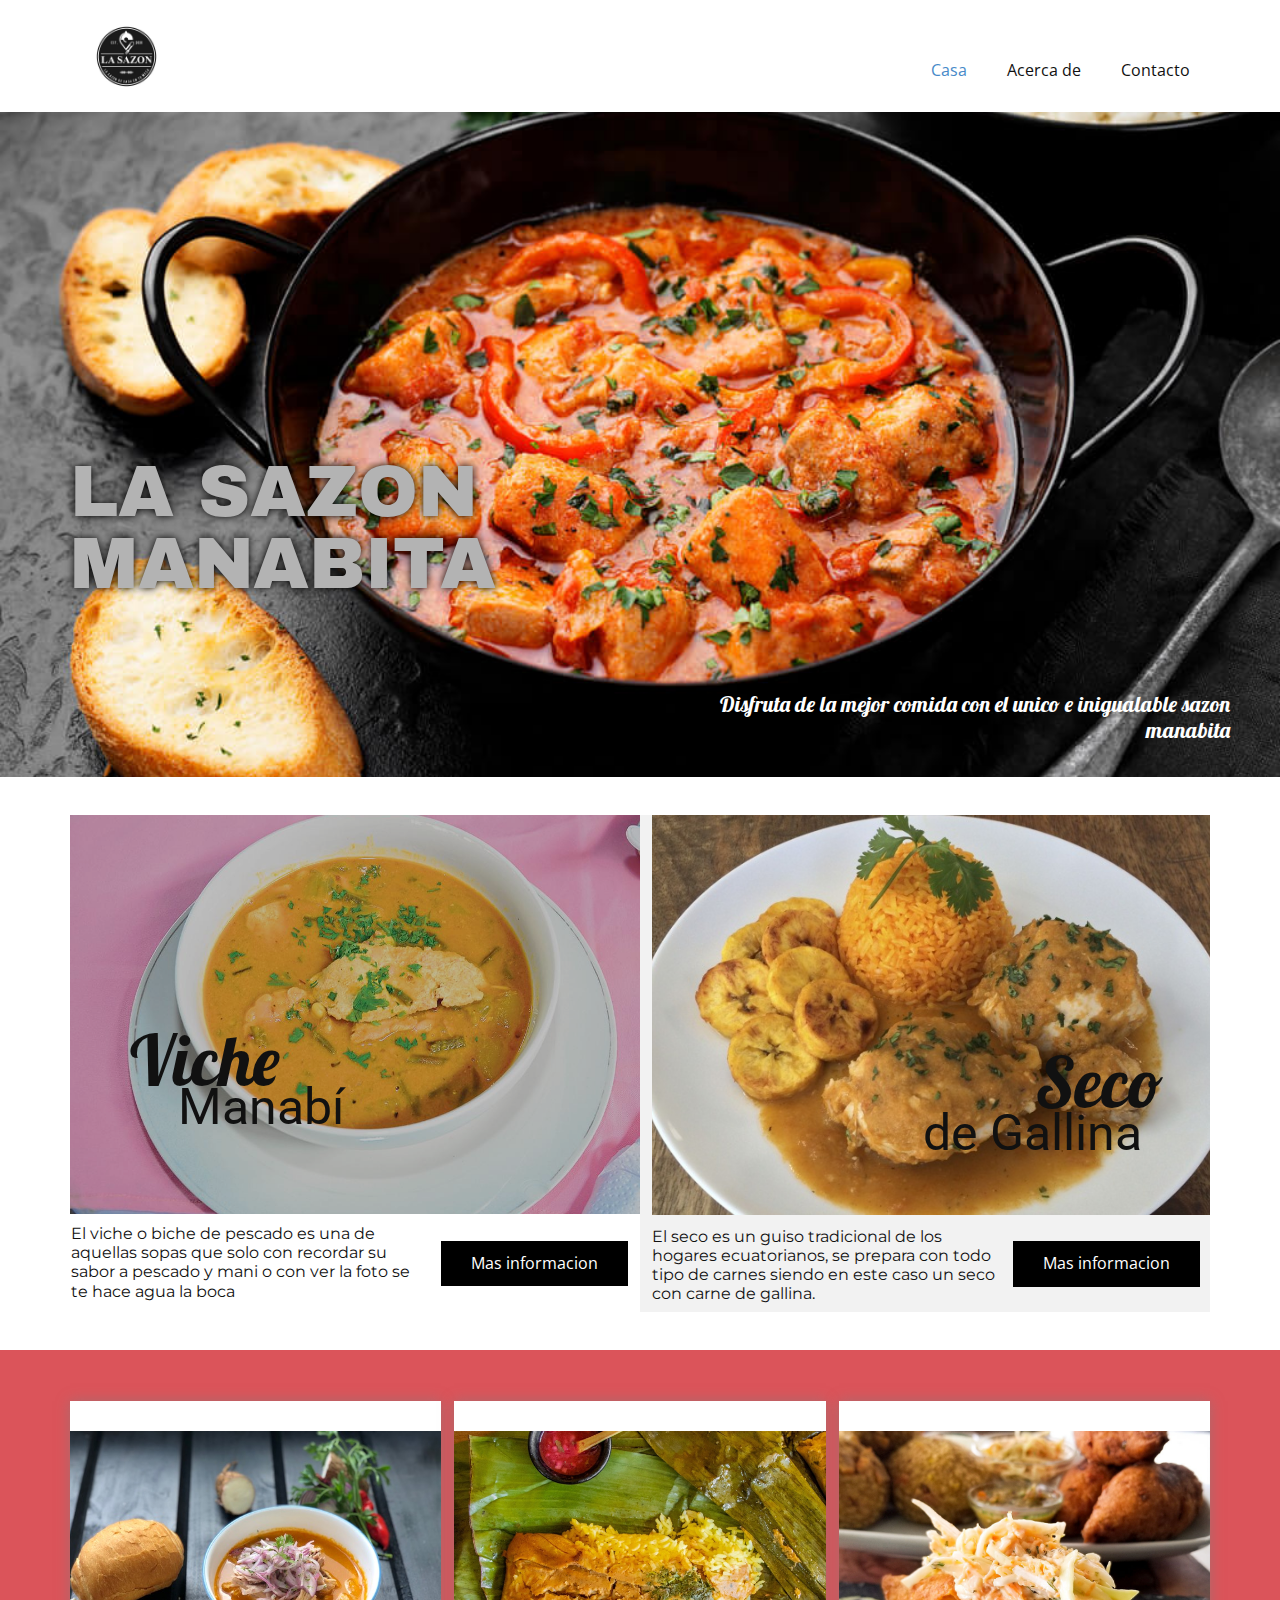
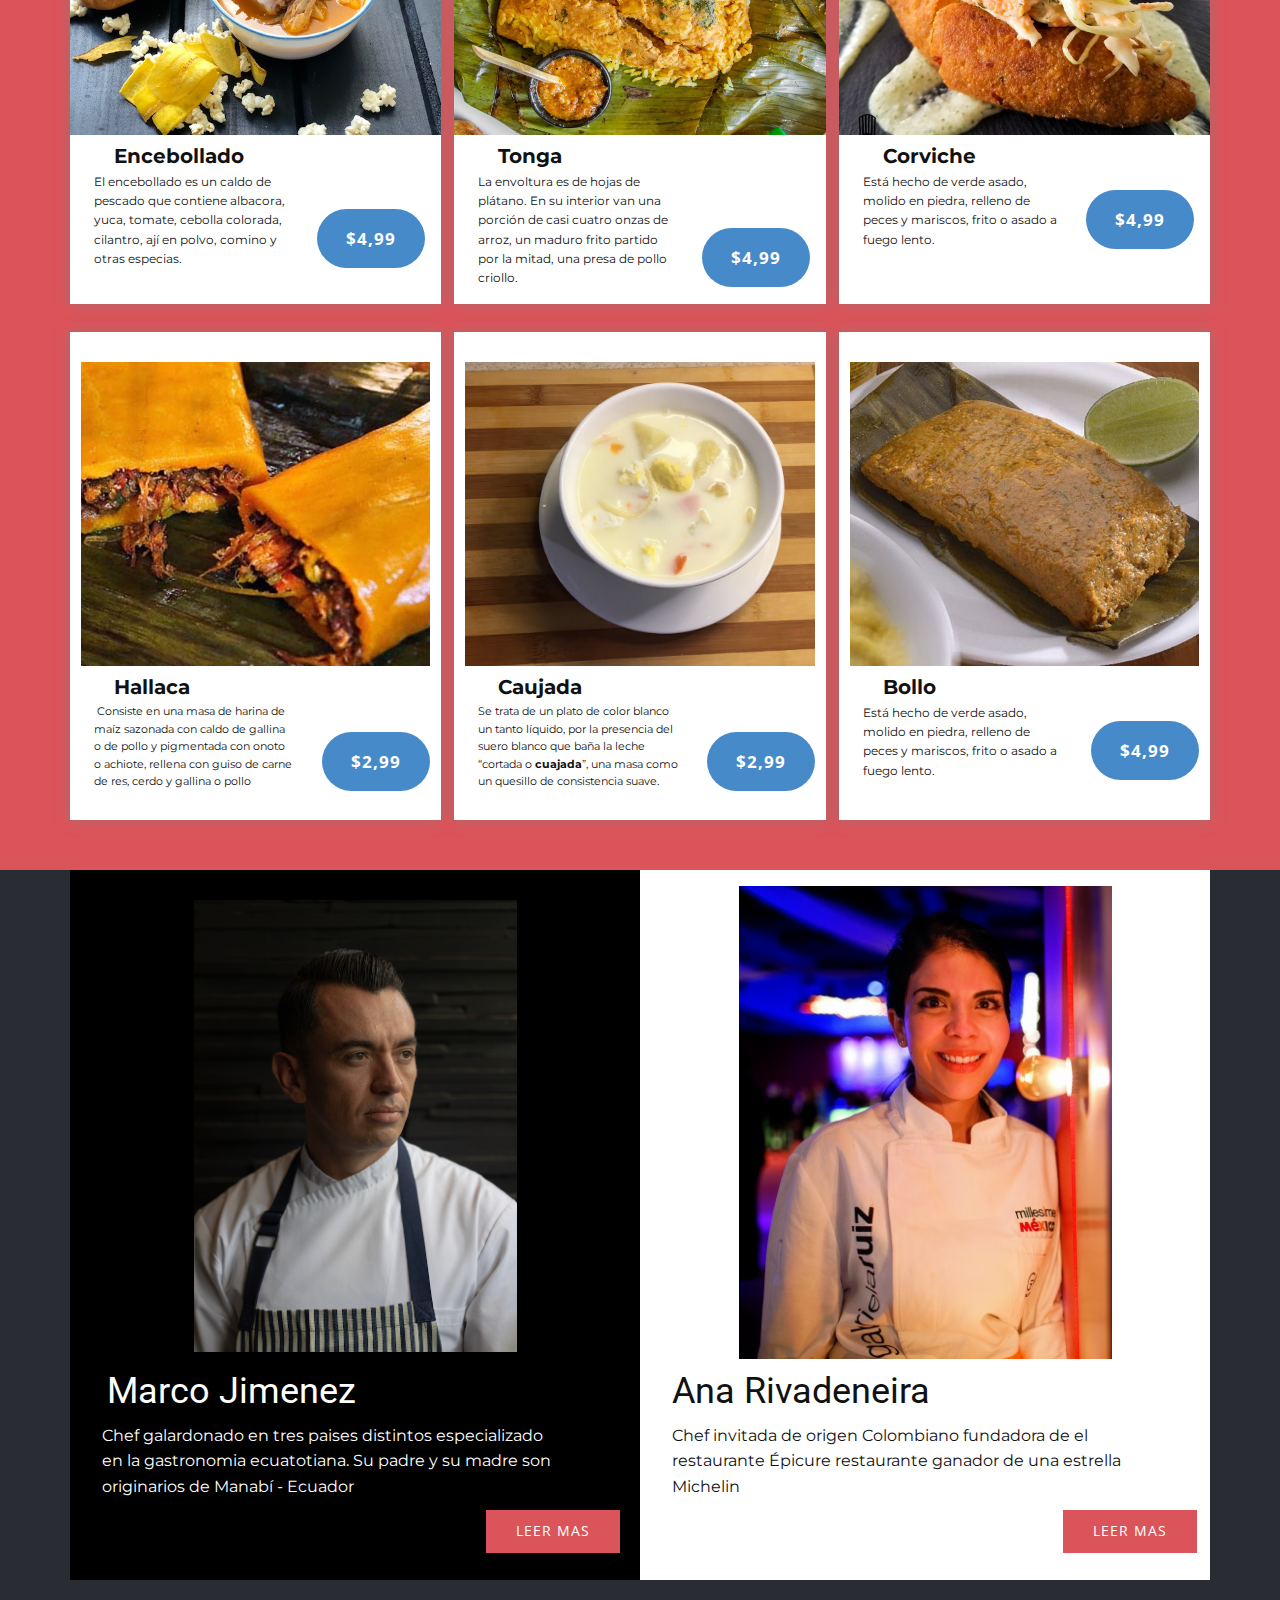
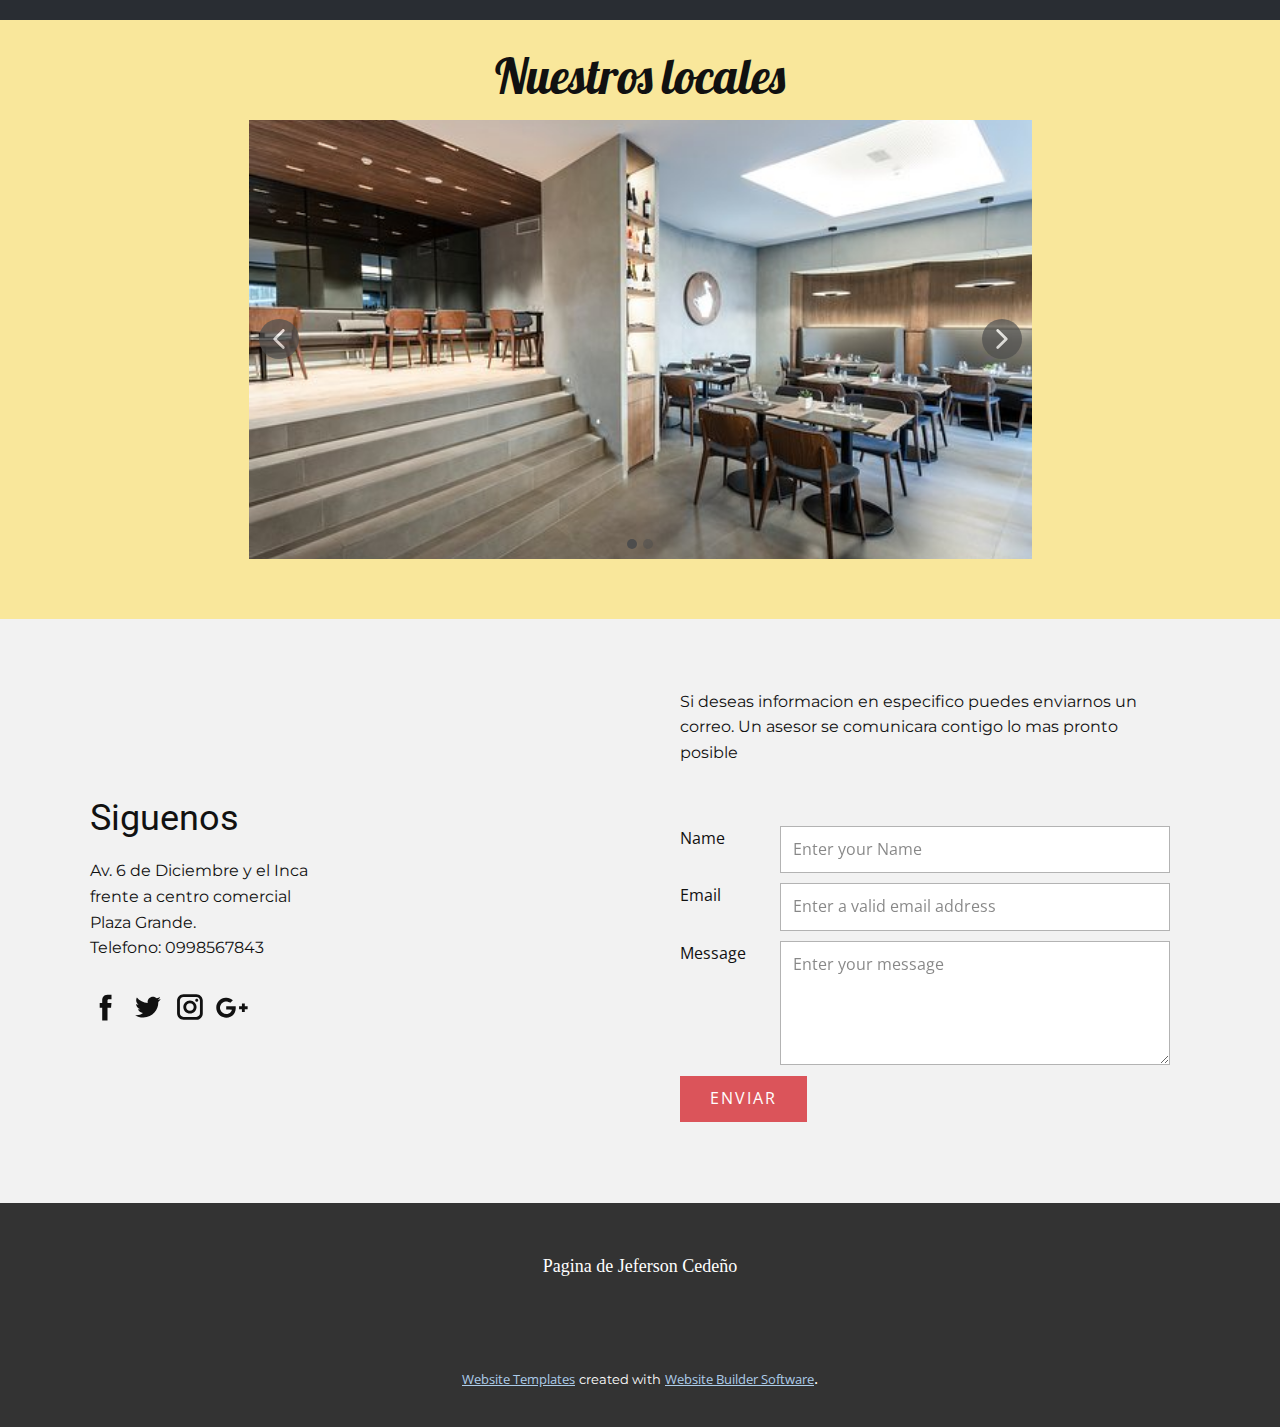
<file: index.html>
<!DOCTYPE html>
<html style="font-size: 16px;" lang="es"><head>
    <meta name="viewport" content="width=device-width, initial-scale=1.0">
    <meta charset="utf-8">
    <meta name="keywords" content="Techno Progress">
    <meta name="description" content="">
    <title>Casa</title>
    <link rel="stylesheet" href="nicepage.css" media="screen">
<link rel="stylesheet" href="Casa.css" media="screen">
    <script class="u-script" type="text/javascript" src="jquery.js" "="" defer=""></script>
    <script class="u-script" type="text/javascript" src="nicepage.js" "="" defer=""></script>
    <meta name="generator" content="Nicepage 4.17.10, nicepage.com">
    <link id="u-theme-google-font" rel="stylesheet" href="https://fonts.googleapis.com/css?family=Roboto:100,100i,300,300i,400,400i,500,500i,700,700i,900,900i|Open+Sans:300,300i,400,400i,500,500i,600,600i,700,700i,800,800i">
    <link id="u-page-google-font" rel="stylesheet" href="https://fonts.googleapis.com/css?family=Lobster:400|Montserrat:100,100i,200,200i,300,300i,400,400i,500,500i,600,600i,700,700i,800,800i,900,900i|Archivo+Black:400">
    
    
    
    
    
    
    
    
    <script type="application/ld+json">{
		"@context": "http://schema.org",
		"@type": "Organization",
		"name": "",
		"logo": "images/attachment_115992895.jpg"
}</script>
    <meta name="theme-color" content="#478ac9">
    <meta property="og:title" content="Casa">
    <meta property="og:type" content="website">
  </head>
  <body data-home-page="Casa.html" data-home-page-title="Casa" class="u-body u-xl-mode" data-lang="es"><header class="u-clearfix u-header u-white u-header" id="sec-7bec"><div class="u-clearfix u-sheet u-valign-top u-sheet-1">
        <a href="https://nicepage.com" class="u-image u-logo u-image-1" data-image-width="500" data-image-height="500">
          <img src="images/attachment_115992895.jpg" class="u-logo-image u-logo-image-1">
        </a>
        <nav class="u-menu u-menu-dropdown u-offcanvas u-menu-1">
          <div class="menu-collapse" style="font-size: 1rem; letter-spacing: 0px;">
            <a class="u-button-style u-custom-left-right-menu-spacing u-custom-padding-bottom u-custom-top-bottom-menu-spacing u-nav-link u-text-active-palette-1-base u-text-hover-palette-2-base" href="#">
              <svg class="u-svg-link" viewBox="0 0 24 24"><use xmlns:xlink="http://www.w3.org/1999/xlink" xlink:href="#menu-hamburger"></use></svg>
              <svg class="u-svg-content" version="1.1" id="menu-hamburger" viewBox="0 0 16 16" x="0px" y="0px" xmlns:xlink="http://www.w3.org/1999/xlink" xmlns="http://www.w3.org/2000/svg"><g><rect y="1" width="16" height="2"></rect><rect y="7" width="16" height="2"></rect><rect y="13" width="16" height="2"></rect>
</g></svg>
            </a>
          </div>
          <div class="u-nav-container">
            <ul class="u-nav u-unstyled u-nav-1"><li class="u-nav-item"><a class="u-button-style u-nav-link u-text-active-palette-1-base u-text-hover-palette-2-base" href="Casa.html" style="padding: 10px 20px;">Casa</a>
</li><li class="u-nav-item"><a class="u-button-style u-nav-link u-text-active-palette-1-base u-text-hover-palette-2-base" href="Acerca-de.html" style="padding: 10px 20px;">Acerca de</a>
</li><li class="u-nav-item"><a class="u-button-style u-nav-link u-text-active-palette-1-base u-text-hover-palette-2-base" href="Contacto.html" style="padding: 10px 20px;">Contacto</a>
</li></ul>
          </div>
          <div class="u-nav-container-collapse">
            <div class="u-black u-container-style u-inner-container-layout u-opacity u-opacity-95 u-sidenav">
              <div class="u-inner-container-layout u-sidenav-overflow">
                <div class="u-menu-close"></div>
                <ul class="u-align-center u-nav u-popupmenu-items u-unstyled u-nav-2"><li class="u-nav-item"><a class="u-button-style u-nav-link" href="Casa.html">Casa</a>
</li><li class="u-nav-item"><a class="u-button-style u-nav-link" href="Acerca-de.html">Acerca de</a>
</li><li class="u-nav-item"><a class="u-button-style u-nav-link" href="Contacto.html">Contacto</a>
</li></ul>
              </div>
            </div>
            <div class="u-black u-menu-overlay u-opacity u-opacity-70"></div>
          </div>
        </nav>
      </div></header>
    <section class="u-align-left u-clearfix u-color-scheme-u11 u-color-style-multicolor-1 u-image u-section-1" id="carousel_a4aa" data-image-width="1000" data-image-height="667">
      <div class="u-clearfix u-sheet u-valign-middle-xs u-sheet-1">
        <h2 class="u-custom-font u-text u-text-grey-30 u-text-1">LA SAZON MANABITA</h2>
        <h6 class="u-align-right u-text u-text-body-alt-color u-text-2">Disfruta de la mejor comida con el unico e inigualable sazon manabita</h6>
      </div>
    </section>
    <section class="u-clearfix u-white u-section-2" id="sec-d441">
      <div class="u-clearfix u-sheet u-valign-middle u-sheet-1">
        <div class="u-clearfix u-expanded-width u-gutter-0 u-layout-wrap u-layout-wrap-1">
          <div class="u-layout" style="">
            <div class="u-layout-row" style="">
              <div class="u-align-left u-container-style u-layout-cell u-left-cell u-size-30 u-size-xs-60 u-layout-cell-1" src="">
                <div class="u-container-layout u-container-layout-1" src="">
                  <img class="u-expanded-width u-image u-image-1" src="images/viche1.jpg" data-image-width="1024" data-image-height="768">
                  <h3 class="u-text u-text-1">Viche</h3>
                  <h5 class="u-text u-text-2">Manabí</h5>
                  <h4 class="u-text u-text-3">El viche o biche de pescado es una de aquellas sopas que solo con 
recordar su sabor a pescado y mani o con ver la foto se te hace agua la 
boca</h4>
                  <a href="#" class="u-black u-btn u-button-style u-btn-1">Mas informacion</a>
                </div>
              </div>
              <div class="u-align-left u-container-style u-grey-5 u-layout-cell u-right-cell u-size-30 u-size-xs-60 u-layout-cell-2">
                <div class="u-container-layout u-container-layout-2">
                  <img class="u-image u-image-default u-image-2" src="images/6e1d028eacd491aca2700e525547c59f_xl.jpg" alt="" data-image-width="675" data-image-height="450">
                  <h5 class="u-text u-text-4">de Gallina</h5>
                  <h3 class="u-text u-text-5">Seco</h3>
                  <a href="#" class="u-black u-btn u-button-style u-btn-2">Mas informacion</a>
                  <h4 class="u-text u-text-6">El seco es un guiso tradicional de los hogares ecuatorianos, se prepara 
con todo tipo de carnes siendo en este caso un seco con carne de 
gallina.&nbsp;</h4>
                </div>
              </div>
            </div>
          </div>
        </div>
      </div>
    </section>
    <section class="u-align-center u-clearfix u-palette-2-base u-section-3" id="sec-a0c2">
      <div class="u-clearfix u-sheet u-sheet-1"><!--products--><!--products_options_json--><!--{"type":"Recent","source":"","tags":"","count":""}--><!--/products_options_json-->
        <div class="u-expanded-width u-products u-products-1">
          <div class="u-repeater u-repeater-1"><!--product_item-->
            <div class="u-align-left u-container-style u-products-item u-repeater-item u-white u-repeater-item-1">
              <div class="u-container-layout u-similar-container u-container-layout-1"><!--product_image-->
                <img alt="" class="u-expanded-width u-image u-image-default u-product-control u-image-1" src="images/IMG_6226.jpg" data-image-width="640" data-image-height="480"><!--/product_image-->
                <p class="u-custom-font u-font-montserrat u-large-text u-text u-text-default u-text-variant u-text-1">Encebollado</p>
                <p class="u-custom-font u-font-montserrat u-small-text u-text u-text-variant u-text-2">El encebollado es un caldo de pescado que contiene albacora, yuca, tomate,
cebolla colorada, cilantro, ají en polvo, comino y otras especias.</p>
                <a href="https://nicepage.com/website-design" class="u-btn u-btn-round u-button-style u-hover-palette-1-light-1 u-palette-1-base u-radius-50 u-btn-1">$4,99</a>
              </div>
            </div><!--/product_item--><!--product_item-->
            <div class="u-align-left u-container-style u-products-item u-repeater-item u-white u-repeater-item-2">
              <div class="u-container-layout u-similar-container u-container-layout-2"><!--product_image-->
                <img alt="" class="u-expanded-width u-image u-image-default u-product-control u-image-2" src="images/tonga-manabita.jpg" data-image-width="2880" data-image-height="1736"><!--/product_image-->
                <p class="u-custom-font u-font-montserrat u-large-text u-text u-text-default u-text-variant u-text-3">Tonga</p>
                <p class="u-custom-font u-font-montserrat u-small-text u-text u-text-variant u-text-4">La envoltura es de 
hojas de plátano. En su interior van una porción de casi cuatro onzas de
 arroz, un maduro frito partido por la mitad, una presa de pollo 
criollo.</p>
                <a href="https://nicepage.com/website-design" class="u-btn u-btn-round u-button-style u-hover-palette-1-light-1 u-palette-1-base u-radius-50 u-btn-2">$4,99</a>
              </div>
            </div><!--/product_item--><!--product_item-->
            <div class="u-align-left u-container-style u-products-item u-repeater-item u-white u-repeater-item-3">
              <div class="u-container-layout u-similar-container u-container-layout-3"><!--product_image-->
                <img alt="" class="u-expanded-width u-image u-image-default u-product-control u-image-3" src="images/5a3236_0709d392fa054951b61725db002f78cbmv2.jpg" data-image-width="1080" data-image-height="1080"><!--/product_image-->
                <p class="u-custom-font u-font-montserrat u-large-text u-text u-text-default u-text-variant u-text-5">Corviche</p>
                <p class="u-custom-font u-font-montserrat u-small-text u-text u-text-variant u-text-6">Está hecho de verde asado, molido en piedra, relleno de peces y mariscos,
frito o asado a fuego lento.</p>
                <a href="https://nicepage.com/website-design" class="u-btn u-btn-round u-button-style u-hover-palette-1-light-1 u-palette-1-base u-radius-50 u-btn-3">$4,99</a>
              </div>
            </div><!--/product_item-->
          </div>
        </div><!--/products-->
      </div>
    </section>
    <section class="u-align-center u-clearfix u-palette-2-base u-section-4" id="carousel_0403">
      <div class="u-clearfix u-sheet u-sheet-1"><!--products--><!--products_options_json--><!--{"type":"Recent","source":"","tags":"","count":""}--><!--/products_options_json-->
        <div class="u-expanded-width u-products u-products-1">
          <div class="u-repeater u-repeater-1"><!--product_item-->
            <div class="u-align-left u-container-style u-products-item u-repeater-item u-white u-repeater-item-1">
              <div class="u-container-layout u-similar-container u-container-layout-1"><!--product_image-->
                <img alt="" class="u-expanded-width u-image u-image-default u-product-control u-image-1" src="images/Receta-Para-Hacer-Hallacas-Venezolanas-Paso-a-Paso-2.jpg" data-image-width="650" data-image-height="400"><!--/product_image-->
                <p class="u-custom-font u-font-montserrat u-large-text u-text u-text-default u-text-variant u-text-1">Hallaca</p>
                <p class="u-custom-font u-font-montserrat u-small-text u-text u-text-variant u-text-2">&nbsp;Consiste en una masa de
harina de maíz sazonada con caldo de gallina o de pollo y pigmentada con onoto
o achiote, rellena con guiso de carne de res, cerdo y gallina o pollo</p>
                <a href="https://nicepage.com/website-design" class="u-btn u-btn-round u-button-style u-hover-palette-1-light-1 u-palette-1-base u-radius-50 u-btn-1">$2,99</a>
              </div>
            </div><!--/product_item--><!--product_item-->
            <div class="u-align-left u-container-style u-products-item u-repeater-item u-white u-repeater-item-2">
              <div class="u-container-layout u-similar-container u-container-layout-2"><!--product_image-->
                <img alt="" class="u-expanded-width u-image u-image-default u-product-control u-image-2" src="images/maxresdefault.jpg" data-image-width="1280" data-image-height="720"><!--/product_image-->
                <p class="u-custom-font u-font-montserrat u-large-text u-text u-text-default u-text-variant u-text-3">Caujada</p>
                <p class="u-custom-font u-font-montserrat u-small-text u-text u-text-variant u-text-4">Se trata de un plato de color blanco un tanto líquido, por la presencia del suero blanco que baña la leche “cortada o <b>cuajada</b>”, una masa como un quesillo de consistencia suave.
                </p>
                <a href="https://nicepage.com/website-design" class="u-btn u-btn-round u-button-style u-hover-palette-1-light-1 u-palette-1-base u-radius-50 u-btn-2">$2,99</a>
              </div>
            </div><!--/product_item--><!--product_item-->
            <div class="u-align-left u-container-style u-products-item u-repeater-item u-white u-repeater-item-3">
              <div class="u-container-layout u-similar-container u-container-layout-3"><!--product_image-->
                <img alt="" class="u-expanded-width u-image u-image-default u-product-control u-image-3" src="images/bollo-de-pescado-ecuatoriano-mx.jpg" data-image-width="600" data-image-height="450"><!--/product_image-->
                <p class="u-custom-font u-font-montserrat u-large-text u-text u-text-default u-text-variant u-text-5">Bollo&nbsp;</p>
                <p class="u-custom-font u-font-montserrat u-small-text u-text u-text-variant u-text-6">Está hecho de verde asado, molido en piedra, relleno de peces y mariscos,
frito o asado a fuego lento.</p>
                <a href="https://nicepage.com/website-design" class="u-btn u-btn-round u-button-style u-hover-palette-1-light-1 u-palette-1-base u-radius-50 u-btn-3">$4,99</a>
              </div>
            </div><!--/product_item-->
          </div>
        </div><!--/products-->
      </div>
    </section>
    <section class="u-clearfix u-palette-5-dark-3 u-section-5" id="sec-fd9a">
      <div class="u-clearfix u-sheet u-sheet-1">
        <div class="u-clearfix u-expanded-width u-gutter-0 u-layout-wrap u-layout-wrap-1">
          <div class="u-layout" style="">
            <div class="u-layout-row" style="">
              <div class="u-black u-container-style u-layout-cell u-left-cell u-size-30 u-size-xs-60 u-layout-cell-1" src="">
                <div class="u-container-layout u-container-layout-1">
                  <img class="u-image u-image-default u-image-1" src="images/retrato-edgar-nunez-21-08-2019-6.jpg" alt="" data-image-width="667" data-image-height="1000">
                  <h2 class="u-align-center u-text u-text-default u-text-1">Marco Jimenez</h2>
                  <p class="u-align-left u-text u-text-2">Chef galardonado en tres paises distintos especializado en la gastronomia ecuatotiana. Su padre y su madre son originarios de Manabí - Ecuador&nbsp;&nbsp;</p>
                  <a href="#" class="u-btn u-button-style u-palette-2-base u-btn-1">Leer mas</a>
                </div>
              </div>
              <div class="u-container-style u-layout-cell u-right-cell u-size-30 u-size-xs-60 u-white u-layout-cell-2">
                <div class="u-container-layout u-container-layout-2">
                  <img class="u-image u-image-default u-image-2" src="images/clare-smyth.0.0.jpg" alt="" data-image-width="423" data-image-height="480">
                  <h2 class="u-align-center u-text u-text-default u-text-3">Ana Rivadeneira</h2>
                  <p class="u-align-left u-text u-text-4">Chef invitada de origen Colombiano fundadora de el restaurante Épicure restaurante ganador de una estrella Michelin</p>
                  <a href="#" class="u-btn u-button-style u-palette-2-base u-btn-2">leer mas</a>
                </div>
              </div>
            </div>
          </div>
        </div>
      </div>
    </section>
    <section class="u-align-center u-clearfix u-palette-3-light-2 u-section-6" id="sec-cd44">
      <div class="u-clearfix u-sheet u-sheet-1">
        <h2 class="u-subtitle u-text u-text-default u-text-1">Nuestros locales</h2>
        <div class="u-carousel u-gallery u-gallery-slider u-layout-carousel u-lightbox u-no-transition u-show-text-on-hover u-gallery-1" id="carousel-d2d5" data-interval="5000" data-u-ride="carousel">
          <ol class="u-absolute-hcenter u-carousel-indicators u-carousel-indicators-1">
            <li data-u-target="#carousel-d2d5" data-u-slide-to="0" class="u-active u-grey-70 u-shape-circle" style="width: 10px; height: 10px;"></li>
            <li data-u-target="#carousel-d2d5" data-u-slide-to="1" class="u-grey-70 u-shape-circle" style="width: 10px; height: 10px;"></li>
          </ol>
          <div class="u-carousel-inner u-gallery-inner" role="listbox">
            <div class="u-active u-carousel-item u-effect-fade u-gallery-item u-carousel-item-1">
              <div class="u-back-slide" data-image-width="550" data-image-height="367">
                <img class="u-back-image u-expanded" src="images/sala.jpg">
              </div>
              <div class="u-align-center u-over-slide u-shading u-valign-bottom u-over-slide-1">
                <h3 class="u-gallery-heading">Sample Title</h3>
                <p class="u-gallery-text">Sample Text</p>
              </div>
            </div>
            <div class="u-carousel-item u-effect-fade u-gallery-item u-carousel-item-2">
              <div class="u-back-slide" data-image-width="700" data-image-height="490">
                <img class="u-back-image u-expanded" src="images/vector-roadmap-location-map.jpg">
              </div>
              <div class="u-align-center u-over-slide u-shading u-valign-bottom u-over-slide-2">
                <h3 class="u-gallery-heading">Sample Title</h3>
                <p class="u-gallery-text">Sample Text</p>
              </div>
            </div>
          </div>
          <a class="u-absolute-vcenter u-carousel-control u-carousel-control-prev u-grey-70 u-icon-circle u-opacity u-opacity-70 u-spacing-10 u-text-white u-carousel-control-1" href="#carousel-d2d5" role="button" data-u-slide="prev">
            <span aria-hidden="true">
              <svg viewBox="0 0 451.847 451.847"><path d="M97.141,225.92c0-8.095,3.091-16.192,9.259-22.366L300.689,9.27c12.359-12.359,32.397-12.359,44.751,0
c12.354,12.354,12.354,32.388,0,44.748L173.525,225.92l171.903,171.909c12.354,12.354,12.354,32.391,0,44.744
c-12.354,12.365-32.386,12.365-44.745,0l-194.29-194.281C100.226,242.115,97.141,234.018,97.141,225.92z"></path></svg>
            </span>
            <span class="sr-only">
              <svg viewBox="0 0 451.847 451.847"><path d="M97.141,225.92c0-8.095,3.091-16.192,9.259-22.366L300.689,9.27c12.359-12.359,32.397-12.359,44.751,0
c12.354,12.354,12.354,32.388,0,44.748L173.525,225.92l171.903,171.909c12.354,12.354,12.354,32.391,0,44.744
c-12.354,12.365-32.386,12.365-44.745,0l-194.29-194.281C100.226,242.115,97.141,234.018,97.141,225.92z"></path></svg>
            </span>
          </a>
          <a class="u-absolute-vcenter u-carousel-control u-carousel-control-next u-grey-70 u-icon-circle u-opacity u-opacity-70 u-spacing-10 u-text-white u-carousel-control-2" href="#carousel-d2d5" role="button" data-u-slide="next">
            <span aria-hidden="true">
              <svg viewBox="0 0 451.846 451.847"><path d="M345.441,248.292L151.154,442.573c-12.359,12.365-32.397,12.365-44.75,0c-12.354-12.354-12.354-32.391,0-44.744
L278.318,225.92L106.409,54.017c-12.354-12.359-12.354-32.394,0-44.748c12.354-12.359,32.391-12.359,44.75,0l194.287,194.284
c6.177,6.18,9.262,14.271,9.262,22.366C354.708,234.018,351.617,242.115,345.441,248.292z"></path></svg>
            </span>
            <span class="sr-only">
              <svg viewBox="0 0 451.846 451.847"><path d="M345.441,248.292L151.154,442.573c-12.359,12.365-32.397,12.365-44.75,0c-12.354-12.354-12.354-32.391,0-44.744
L278.318,225.92L106.409,54.017c-12.354-12.359-12.354-32.394,0-44.748c12.354-12.359,32.391-12.359,44.75,0l194.287,194.284
c6.177,6.18,9.262,14.271,9.262,22.366C354.708,234.018,351.617,242.115,345.441,248.292z"></path></svg>
            </span>
          </a>
        </div>
      </div>
    </section>
    <section class="u-clearfix u-grey-5 u-section-7" id="sec-3597">
      <div class="u-clearfix u-sheet u-valign-middle u-sheet-1">
        <div class="u-clearfix u-expanded-width u-layout-wrap u-layout-wrap-1">
          <div class="u-layout">
            <div class="u-layout-row">
              <div class="u-size-27-lg u-size-27-md u-size-27-sm u-size-27-xs u-size-30-xl">
                <div class="u-layout-col">
                  <div class="u-container-style u-layout-cell u-left-cell u-size-60 u-layout-cell-1">
                    <div class="u-container-layout u-valign-middle u-container-layout-1">
                      <h2 class="u-text u-text-1">Siguenos</h2>
                      <p class="u-text u-text-2">Av. 6 de Diciembre y el Inca&nbsp;<br>frente a centro comercial&nbsp;<br>Plaza Grande.&nbsp;<br>Telefono: 0998567843
                      </p>
                      <div class="u-social-icons u-spacing-10 u-social-icons-1">
                        <a class="u-social-url" target="_blank" href=""><span class="u-icon u-icon-circle u-social-facebook u-social-icon u-icon-1">
                        <svg class="u-svg-link" preserveAspectRatio="xMidYMin slice" viewBox="0 0 112.2 112.2" style="width: 32px;"><use xmlns:xlink="http://www.w3.org/1999/xlink" xlink:href="#svg-511d"></use></svg>
                        <svg x="0px" y="0px" viewBox="0 0 112.2 112.2" enable-background="new 0 0 112.2 112.2" xml:space="preserve" id="svg-511d" class="u-svg-content"><path d="M75.5,28.8H65.4c-1.5,0-4,0.9-4,4.3v9.4h13.9l-1.5,15.8H61.4v45.1H42.8V58.3h-8.8V42.4h8.8V32.2 c0-7.4,3.4-18.8,18.8-18.8h13.8v15.4H75.5z"></path></svg>
                      </span>
                        </a>
                        <a class="u-social-url" target="_blank" href=""><span class="u-icon u-icon-circle u-social-icon u-social-twitter u-icon-2">
                        <svg class="u-svg-link" preserveAspectRatio="xMidYMin slice" viewBox="0 0 112.2 112.2" style="width: 32px;"><use xmlns:xlink="http://www.w3.org/1999/xlink" xlink:href="#svg-f3a7"></use></svg>
                        <svg x="0px" y="0px" viewBox="0 0 112.2 112.2" enable-background="new 0 0 112.2 112.2" xml:space="preserve" id="svg-f3a7" class="u-svg-content"><path d="M92.2,38.2c0,0.8,0,1.6,0,2.3c0,24.3-18.6,52.4-52.6,52.4c-10.6,0.1-20.2-2.9-28.5-8.2 c1.4,0.2,2.9,0.2,4.4,0.2c8.7,0,16.7-2.9,23-7.9c-8.1-0.2-14.9-5.5-17.3-12.8c1.1,0.2,2.4,0.2,3.4,0.2c1.6,0,3.3-0.2,4.8-0.7 c-8.4-1.6-14.9-9.2-14.9-18c0-0.2,0-0.2,0-0.2c2.5,1.4,5.4,2.2,8.4,2.3c-5-3.3-8.3-8.9-8.3-15.4c0-3.4,1-6.5,2.5-9.2 c9.1,11.1,22.7,18.5,38,19.2c-0.2-1.4-0.4-2.8-0.4-4.3c0.1-10,8.3-18.2,18.5-18.2c5.4,0,10.1,2.2,13.5,5.7c4.3-0.8,8.1-2.3,11.7-4.5 c-1.4,4.3-4.3,7.9-8.1,10.1c3.7-0.4,7.3-1.4,10.6-2.9C98.9,32.3,95.7,35.5,92.2,38.2z"></path></svg>
                      </span>
                        </a>
                        <a class="u-social-url" target="_blank" href=""><span class="u-icon u-icon-circle u-social-icon u-social-instagram u-icon-3">
                        <svg class="u-svg-link" preserveAspectRatio="xMidYMin slice" viewBox="0 0 112.2 112.2" style="width: 32px;"><use xmlns:xlink="http://www.w3.org/1999/xlink" xlink:href="#svg-9be7"></use></svg>
                        <svg x="0px" y="0px" viewBox="0 0 112.2 112.2" enable-background="new 0 0 112.2 112.2" xml:space="preserve" id="svg-9be7" class="u-svg-content"><path d="M55.9,32.9c-12.8,0-23.2,10.4-23.2,23.2s10.4,23.2,23.2,23.2s23.2-10.4,23.2-23.2S68.7,32.9,55.9,32.9z M55.9,69.4c-7.4,0-13.3-6-13.3-13.3c-0.1-7.4,6-13.3,13.3-13.3s13.3,6,13.3,13.3C69.3,63.5,63.3,69.4,55.9,69.4z"></path><path d="M79.7,26.8c-3,0-5.4,2.5-5.4,5.4s2.5,5.4,5.4,5.4c3,0,5.4-2.5,5.4-5.4S82.7,26.8,79.7,26.8z"></path><path d="M78.2,11H33.5C21,11,10.8,21.3,10.8,33.7v44.7c0,12.6,10.2,22.8,22.7,22.8h44.7c12.6,0,22.7-10.2,22.7-22.7 V33.7C100.8,21.1,90.6,11,78.2,11z M91,78.4c0,7.1-5.8,12.8-12.8,12.8H33.5c-7.1,0-12.8-5.8-12.8-12.8V33.7 c0-7.1,5.8-12.8,12.8-12.8h44.7c7.1,0,12.8,5.8,12.8,12.8V78.4z"></path></svg>
                      </span>
                        </a>
                        <a class="u-social-url" target="_blank" href="#"><span class="u-icon u-icon-circle u-social-google u-social-icon u-icon-4">
                        <svg class="u-svg-link" preserveAspectRatio="xMidYMin slice" viewBox="0 0 112.2 112.2" style="width: 32px;"><use xmlns:xlink="http://www.w3.org/1999/xlink" xlink:href="#svg-85ef"></use></svg>
                        <svg x="0px" y="0px" viewBox="0 0 112.2 112.2" enable-background="new 0 0 112.2 112.2" xml:space="preserve" id="svg-85ef" class="u-svg-content"><path d="M62.2,81.6c-8.6,11.2-24.6,14.4-37.6,10C10.9,87,0.8,73.2,1,58.5c-0.8-18,15.2-34.6,33.1-34.9 c9.2-0.8,18.2,2.7,25,8.6c-2.9,3.1-5.7,6.2-8.9,9.2c-6.2-3.8-13.5-6.5-20.6-4C18.1,40.7,11,54.2,15.4,65.6 c3.5,11.8,17.8,18.3,29.2,13.2c5.8-2.1,9.7-7.4,11.3-13.2c-6.6-0.1-13.2,0-20.1-0.3c0-3.9,0-7.9,0-11.9c11.2,0,22.2,0,33.3,0 C69.9,63.4,68.3,73.9,62.2,81.6z M110.9,63.7c-3.4,0-6.6,0-10,0c0,3.4,0,6.6,0,10c-3.4,0-6.6,0-10,0c0-3.4,0-6.6,0-10 c-3.4,0-6.6,0-10,0c0-3.4,0-6.6,0-10c3.4,0,6.6,0,10,0c0-3.4,0-6.6,0.1-10c3.4,0,6.6,0,10,0c0,3.4,0,6.6,0,10c3.4,0,6.6,0,10,0 C110.9,56.9,110.9,60.3,110.9,63.7z"></path></svg>
                      </span>
                        </a>
                      </div>
                    </div>
                  </div>
                </div>
              </div>
              <div class="u-size-30-xl u-size-33-lg u-size-33-md u-size-33-sm u-size-33-xs">
                <div class="u-layout-col">
                  <div class="u-container-style u-layout-cell u-right-cell u-size-30 u-layout-cell-2">
                    <div class="u-container-layout u-container-layout-2">
                      <p class="u-text u-text-default u-text-3">Si deseas informacion en especifico puedes enviarnos un correo. Un asesor se comunicara contigo lo mas pronto posible&nbsp;</p>
                    </div>
                  </div>
                  <div class="u-container-style u-layout-cell u-right-cell u-size-30 u-layout-cell-3">
                    <div class="u-container-layout u-container-layout-3">
                      <div class="u-form u-form-1">
                        <form action="#" method="POST" class="u-clearfix u-form-spacing-10 u-form-vertical u-inner-form" style="padding: 10px" source="email" name="form-4">
                          <div class="u-form-group u-form-name u-label-left">
                            <label for="name-e2a4" class="u-label">Name</label>
                            <input type="text" placeholder="Enter your Name" id="name-e2a4" name="name" class="u-border-1 u-border-grey-30 u-input u-input-rectangle u-white" required="">
                          </div>
                          <div class="u-form-email u-form-group u-label-left">
                            <label for="email-e2a4" class="u-label">Email</label>
                            <input type="email" placeholder="Enter a valid email address" id="email-e2a4" name="email" class="u-border-1 u-border-grey-30 u-input u-input-rectangle u-white" required="">
                          </div>
                          <div class="u-form-group u-form-message u-label-left">
                            <label for="message-e2a4" class="u-label">Message</label>
                            <textarea placeholder="Enter your message" rows="4" cols="50" id="message-e2a4" name="message" class="u-border-1 u-border-grey-30 u-input u-input-rectangle u-white" required=""></textarea>
                          </div>
                          <div class="u-form-group u-form-submit">
                            <a href="#" class="u-btn u-btn-submit u-button-style u-palette-2-base u-btn-1">Enviar<br>
                            </a>
                            <input type="submit" value="submit" class="u-form-control-hidden">
                          </div>
                          <div class="u-form-send-message u-form-send-success"> Thank you! Your message has been sent. </div>
                          <div class="u-form-send-error u-form-send-message"> Unable to send your message. Please fix errors then try again. </div>
                          <input type="hidden" value="" name="recaptchaResponse">
                        </form>
                      </div>
                    </div>
                  </div>
                </div>
              </div>
            </div>
          </div>
        </div>
      </div>
    </section>
    
    
    <footer class="u-align-center u-clearfix u-footer u-grey-80 u-footer" id="sec-a92a"><div class="u-clearfix u-sheet u-sheet-1">
        <p class="u-small-text u-text u-text-variant u-text-1">Pagina de Jeferson Cedeño</p>
      </div></footer>
    <section class="u-backlink u-clearfix u-grey-80">
      <a class="u-link" href="https://nicepage.com/website-templates" target="_blank">
        <span>Website Templates</span>
      </a>
      <p class="u-text">
        <span>created with</span>
      </p>
      <a class="u-link" href="" target="_blank">
        <span>Website Builder Software</span>
      </a>. 
    </section>
  
</body></html>
</file>
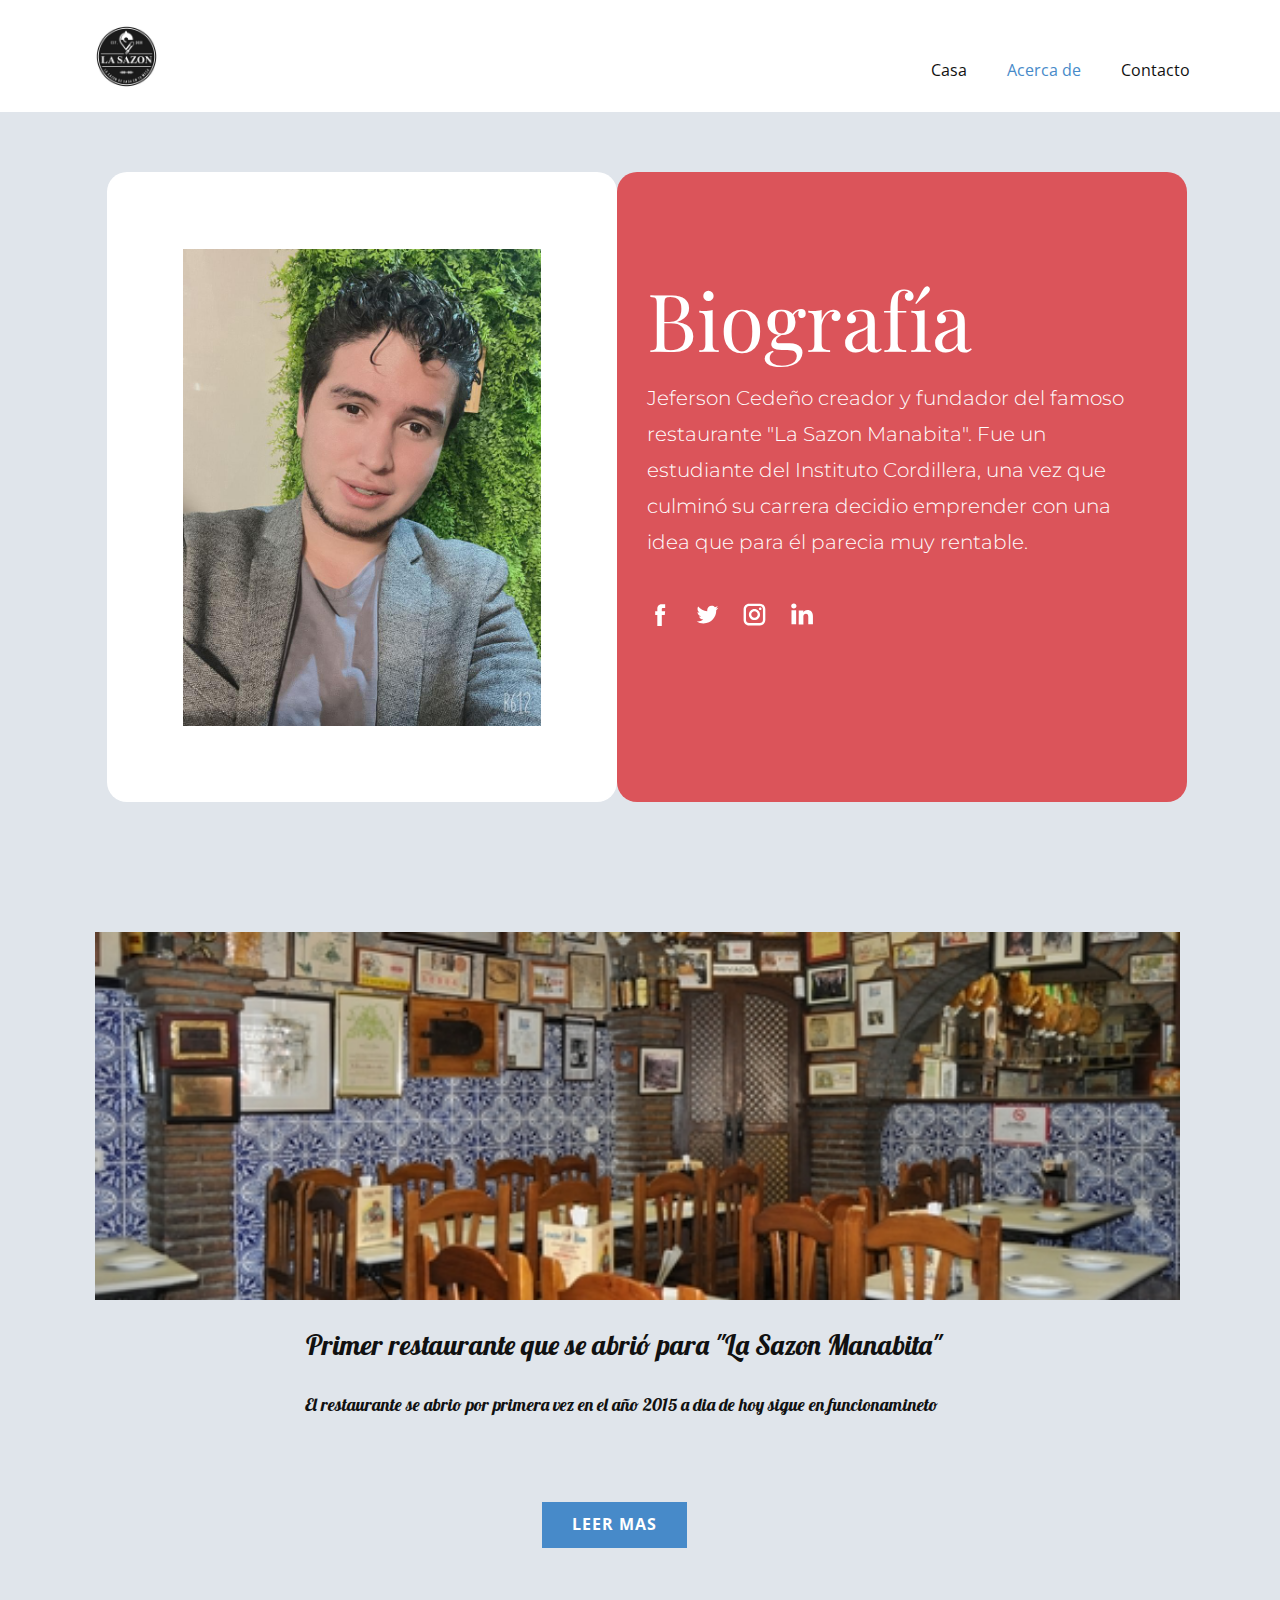
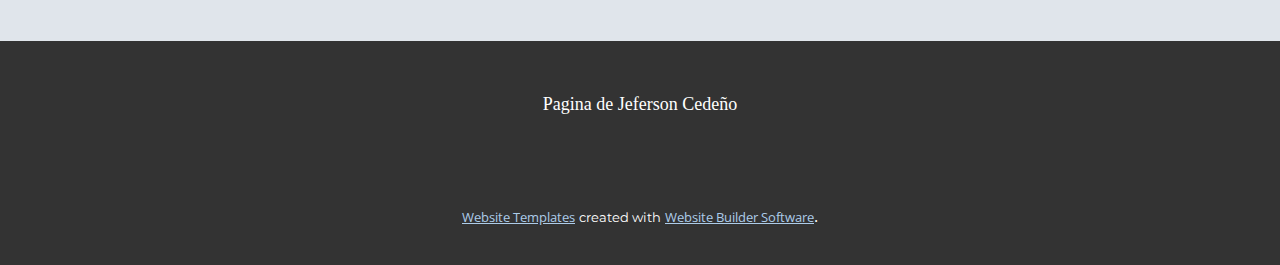
<file: Acerca-de.html>
<!DOCTYPE html>
<html style="font-size: 16px;" lang="es"><head>
    <meta name="viewport" content="width=device-width, initial-scale=1.0">
    <meta charset="utf-8">
    <meta name="keywords" content="Biografía">
    <meta name="description" content="">
    <title>Acerca de</title>
    <link rel="stylesheet" href="nicepage.css" media="screen">
<link rel="stylesheet" href="Acerca-de.css" media="screen">
    <script class="u-script" type="text/javascript" src="jquery.js" "="" defer=""></script>
    <script class="u-script" type="text/javascript" src="nicepage.js" "="" defer=""></script>
    <meta name="generator" content="Nicepage 4.17.10, nicepage.com">
    <link id="u-theme-google-font" rel="stylesheet" href="https://fonts.googleapis.com/css?family=Roboto:100,100i,300,300i,400,400i,500,500i,700,700i,900,900i|Open+Sans:300,300i,400,400i,500,500i,600,600i,700,700i,800,800i">
    <link id="u-page-google-font" rel="stylesheet" href="https://fonts.googleapis.com/css?family=Playfair+Display:400,400i,500,500i,600,600i,700,700i,800,800i,900,900i|Montserrat:100,100i,200,200i,300,300i,400,400i,500,500i,600,600i,700,700i,800,800i,900,900i|Lobster:400">
    
    
    
    <script type="application/ld+json">{
		"@context": "http://schema.org",
		"@type": "Organization",
		"name": "",
		"logo": "images/attachment_115992895.jpg"
}</script>
    <meta name="theme-color" content="#478ac9">
    <meta property="og:title" content="Acerca de">
    <meta property="og:type" content="website">
  </head>
  <body class="u-body u-xl-mode" data-lang="es"><header class="u-clearfix u-header u-white u-header" id="sec-7bec"><div class="u-clearfix u-sheet u-valign-top u-sheet-1">
        <a href="https://nicepage.com" class="u-image u-logo u-image-1" data-image-width="500" data-image-height="500">
          <img src="images/attachment_115992895.jpg" class="u-logo-image u-logo-image-1">
        </a>
        <nav class="u-menu u-menu-dropdown u-offcanvas u-menu-1">
          <div class="menu-collapse" style="font-size: 1rem; letter-spacing: 0px;">
            <a class="u-button-style u-custom-left-right-menu-spacing u-custom-padding-bottom u-custom-top-bottom-menu-spacing u-nav-link u-text-active-palette-1-base u-text-hover-palette-2-base" href="#">
              <svg class="u-svg-link" viewBox="0 0 24 24"><use xmlns:xlink="http://www.w3.org/1999/xlink" xlink:href="#menu-hamburger"></use></svg>
              <svg class="u-svg-content" version="1.1" id="menu-hamburger" viewBox="0 0 16 16" x="0px" y="0px" xmlns:xlink="http://www.w3.org/1999/xlink" xmlns="http://www.w3.org/2000/svg"><g><rect y="1" width="16" height="2"></rect><rect y="7" width="16" height="2"></rect><rect y="13" width="16" height="2"></rect>
</g></svg>
            </a>
          </div>
          <div class="u-nav-container">
            <ul class="u-nav u-unstyled u-nav-1"><li class="u-nav-item"><a class="u-button-style u-nav-link u-text-active-palette-1-base u-text-hover-palette-2-base" href="Casa.html" style="padding: 10px 20px;">Casa</a>
</li><li class="u-nav-item"><a class="u-button-style u-nav-link u-text-active-palette-1-base u-text-hover-palette-2-base" href="Acerca-de.html" style="padding: 10px 20px;">Acerca de</a>
</li><li class="u-nav-item"><a class="u-button-style u-nav-link u-text-active-palette-1-base u-text-hover-palette-2-base" href="Contacto.html" style="padding: 10px 20px;">Contacto</a>
</li></ul>
          </div>
          <div class="u-nav-container-collapse">
            <div class="u-black u-container-style u-inner-container-layout u-opacity u-opacity-95 u-sidenav">
              <div class="u-inner-container-layout u-sidenav-overflow">
                <div class="u-menu-close"></div>
                <ul class="u-align-center u-nav u-popupmenu-items u-unstyled u-nav-2"><li class="u-nav-item"><a class="u-button-style u-nav-link" href="Casa.html">Casa</a>
</li><li class="u-nav-item"><a class="u-button-style u-nav-link" href="Acerca-de.html">Acerca de</a>
</li><li class="u-nav-item"><a class="u-button-style u-nav-link" href="Contacto.html">Contacto</a>
</li></ul>
              </div>
            </div>
            <div class="u-black u-menu-overlay u-opacity u-opacity-70"></div>
          </div>
        </nav>
      </div></header>
    <section class="u-clearfix u-palette-5-light-2 u-section-1" id="carousel_c415">
      <div class="u-clearfix u-sheet u-valign-middle u-sheet-1">
        <div class="u-clearfix u-layout-wrap u-layout-wrap-1">
          <div class="u-layout">
            <div class="u-layout-row">
              <div class="u-container-style u-layout-cell u-shape-rectangle u-size-30-lg u-size-30-xl u-size-60-md u-size-60-sm u-size-60-xs u-layout-cell-1">
                <div class="u-container-layout u-container-layout-1">
                  <div class="u-align-left u-container-style u-expanded-width-lg u-expanded-width-md u-expanded-width-sm u-expanded-width-xs u-group u-radius-20 u-shape-round u-white u-group-1">
                    <div class="u-container-layout u-container-layout-2">
                      <img class="u-image u-image-default u-image-1" src="images/WhatsAppImage2022-09-07at09.14.01.jpeg" alt="" data-image-width="768" data-image-height="1024">
                    </div>
                  </div>
                </div>
              </div>
              <div class="u-align-left u-container-style u-layout-cell u-palette-2-base u-radius-20 u-size-30-lg u-size-30-xl u-size-60-md u-size-60-sm u-size-60-xs u-layout-cell-2">
                <div class="u-container-layout u-container-layout-3">
                  <h2 class="u-custom-font u-font-playfair-display u-text u-text-1">Biografía</h2>
                  <p class="u-text u-text-2">Jeferson Cedeño creador y fundador del famoso restaurante "La Sazon Manabita". Fue un estudiante del Instituto Cordillera, una vez que culminó su carrera decidio emprender con una idea que para él parecia muy rentable.</p>
                  <div class="u-align-left u-social-icons u-spacing-20 u-social-icons-1">
                    <a class="u-social-url" target="_blank" href="https://www.facebook.com/" title="facebook"><span class="u-icon u-icon-circle u-social-facebook u-social-icon u-text-white u-icon-1"><svg class="u-svg-link" preserveAspectRatio="xMidYMin slice" viewBox="0 0 112 112" style=""><use xmlns:xlink="http://www.w3.org/1999/xlink" xlink:href="#svg-f300"></use></svg><svg class="u-svg-content" viewBox="0 0 112 112" x="0px" y="0px" id="svg-f300"><path d="M75.5,28.8H65.4c-1.5,0-4,0.9-4,4.3v9.4h13.9l-1.5,15.8H61.4v45.1H42.8V58.3h-8.8V42.4h8.8V32.2 c0-7.4,3.4-18.8,18.8-18.8h13.8v15.4H75.5z"></path></svg>
                    
                    
                  </span>
                    </a>
                    <a class="u-social-url" target="_blank" href="https://twitter.com/" title="twitter"><span class="u-icon u-icon-circle u-social-icon u-social-twitter u-text-white u-icon-2"><svg class="u-svg-link" preserveAspectRatio="xMidYMin slice" viewBox="0 0 112 112" style=""><use xmlns:xlink="http://www.w3.org/1999/xlink" xlink:href="#svg-112b"></use></svg><svg class="u-svg-content" viewBox="0 0 112 112" x="0px" y="0px" id="svg-112b"><path d="M92.2,38.2c0,0.8,0,1.6,0,2.3c0,24.3-18.6,52.4-52.6,52.4c-10.6,0.1-20.2-2.9-28.5-8.2 c1.4,0.2,2.9,0.2,4.4,0.2c8.7,0,16.7-2.9,23-7.9c-8.1-0.2-14.9-5.5-17.3-12.8c1.1,0.2,2.4,0.2,3.4,0.2c1.6,0,3.3-0.2,4.8-0.7 c-8.4-1.6-14.9-9.2-14.9-18c0-0.2,0-0.2,0-0.2c2.5,1.4,5.4,2.2,8.4,2.3c-5-3.3-8.3-8.9-8.3-15.4c0-3.4,1-6.5,2.5-9.2 c9.1,11.1,22.7,18.5,38,19.2c-0.2-1.4-0.4-2.8-0.4-4.3c0.1-10,8.3-18.2,18.5-18.2c5.4,0,10.1,2.2,13.5,5.7c4.3-0.8,8.1-2.3,11.7-4.5 c-1.4,4.3-4.3,7.9-8.1,10.1c3.7-0.4,7.3-1.4,10.6-2.9C98.9,32.3,95.7,35.5,92.2,38.2z"></path></svg>
                    
                    
                  </span>
                    </a>
                    <a class="u-social-url" target="_blank" href="https://www.instagram.com" title="instagram"><span class="u-icon u-icon-circle u-social-icon u-social-instagram u-text-white u-icon-3"><svg class="u-svg-link" preserveAspectRatio="xMidYMin slice" viewBox="0 0 112 112" style=""><use xmlns:xlink="http://www.w3.org/1999/xlink" xlink:href="#svg-19b1"></use></svg><svg class="u-svg-content" viewBox="0 0 112 112" x="0px" y="0px" id="svg-19b1"><path d="M55.9,32.9c-12.8,0-23.2,10.4-23.2,23.2s10.4,23.2,23.2,23.2s23.2-10.4,23.2-23.2S68.7,32.9,55.9,32.9z M55.9,69.4c-7.4,0-13.3-6-13.3-13.3c-0.1-7.4,6-13.3,13.3-13.3s13.3,6,13.3,13.3C69.3,63.5,63.3,69.4,55.9,69.4z"></path><path d="M79.7,26.8c-3,0-5.4,2.5-5.4,5.4s2.5,5.4,5.4,5.4c3,0,5.4-2.5,5.4-5.4S82.7,26.8,79.7,26.8z"></path><path d="M78.2,11H33.5C21,11,10.8,21.3,10.8,33.7v44.7c0,12.6,10.2,22.8,22.7,22.8h44.7c12.6,0,22.7-10.2,22.7-22.7 V33.7C100.8,21.1,90.6,11,78.2,11z M91,78.4c0,7.1-5.8,12.8-12.8,12.8H33.5c-7.1,0-12.8-5.8-12.8-12.8V33.7 c0-7.1,5.8-12.8,12.8-12.8h44.7c7.1,0,12.8,5.8,12.8,12.8V78.4z"></path></svg>
                    
                    
                  </span>
                    </a>
                    <a class="u-social-url" target="_blank" href="https://linkedin.com" title="linkedin"><span class="u-icon u-icon-circle u-social-icon u-social-linkedin u-text-white u-icon-4"><svg class="u-svg-link" preserveAspectRatio="xMidYMin slice" viewBox="0 0 112 112" style=""><use xmlns:xlink="http://www.w3.org/1999/xlink" xlink:href="#svg-1afa"></use></svg><svg class="u-svg-content" viewBox="0 0 112 112" x="0px" y="0px" id="svg-1afa"><path d="M33.8,96.8H14.5v-58h19.3V96.8z M24.1,30.9L24.1,30.9c-6.6,0-10.8-4.5-10.8-10.1c0-5.8,4.3-10.1,10.9-10.1 S34.9,15,35.1,20.8C35.1,26.4,30.8,30.9,24.1,30.9z M103.3,96.8H84.1v-31c0-7.8-2.7-13.1-9.8-13.1c-5.3,0-8.5,3.6-9.9,7.1 c-0.6,1.3-0.6,3-0.6,4.8V97H44.5c0,0,0.3-52.6,0-58h19.3v8.2c2.6-3.9,7.2-9.6,17.4-9.6c12.7,0,22.2,8.4,22.2,26.1V96.8z"></path></svg>
                    
                    
                  </span>
                    </a>
                  </div>
                </div>
              </div>
            </div>
          </div>
        </div>
      </div>
    </section>
    <section class="u-clearfix u-palette-5-light-2 u-section-2" id="sec-5ec9">
      <div class="u-clearfix u-sheet u-sheet-1"><!--blog--><!--blog_options_json--><!--{"type":"Recent","source":"","tags":"","count":""}--><!--/blog_options_json-->
        <div class="u-blog u-blog-1">
          <div class="u-repeater u-repeater-1"><!--blog_post-->
            <div class="u-blog-post u-container-style u-repeater-item">
              <div class="u-container-layout u-similar-container u-container-layout-1">
                <a class="u-post-header-link" href="blog/enviar-5.html"><!--blog_post_image-->
                  <img class="u-blog-control u-image u-image-1" src="images/10_casa_puga.jpg" data-image-width="500" data-image-height="332"><!--/blog_post_image-->
                </a>
                <p class="u-align-center u-large-text u-text u-text-default u-text-variant u-text-1">Primer restaurante que se abrió para "La Sazon Manabita"</p>
                <p class="u-custom-font u-font-lobster u-small-text u-text u-text-default u-text-variant u-text-2">El restaurante se abrio por primera vez en el año 2015 a dia de hoy sigue en funcionamineto&nbsp;</p>
              </div>
            </div><!--/blog_post-->
          </div>
        </div><!--/blog-->
        <a href="blog/enviar-5.html" class="u-blog-control u-btn u-button-style u-hover-palette-1-dark-1 u-palette-1-base u-btn-1">Leer mas</a>
      </div>
    </section>
    
    
    <footer class="u-align-center u-clearfix u-footer u-grey-80 u-footer" id="sec-a92a"><div class="u-clearfix u-sheet u-sheet-1">
        <p class="u-small-text u-text u-text-variant u-text-1">Pagina de Jeferson Cedeño</p>
      </div></footer>
    <section class="u-backlink u-clearfix u-grey-80">
      <a class="u-link" href="https://nicepage.com/website-templates" target="_blank">
        <span>Website Templates</span>
      </a>
      <p class="u-text">
        <span>created with</span>
      </p>
      <a class="u-link" href="" target="_blank">
        <span>Website Builder Software</span>
      </a>. 
    </section>
  
</body></html>
</file>
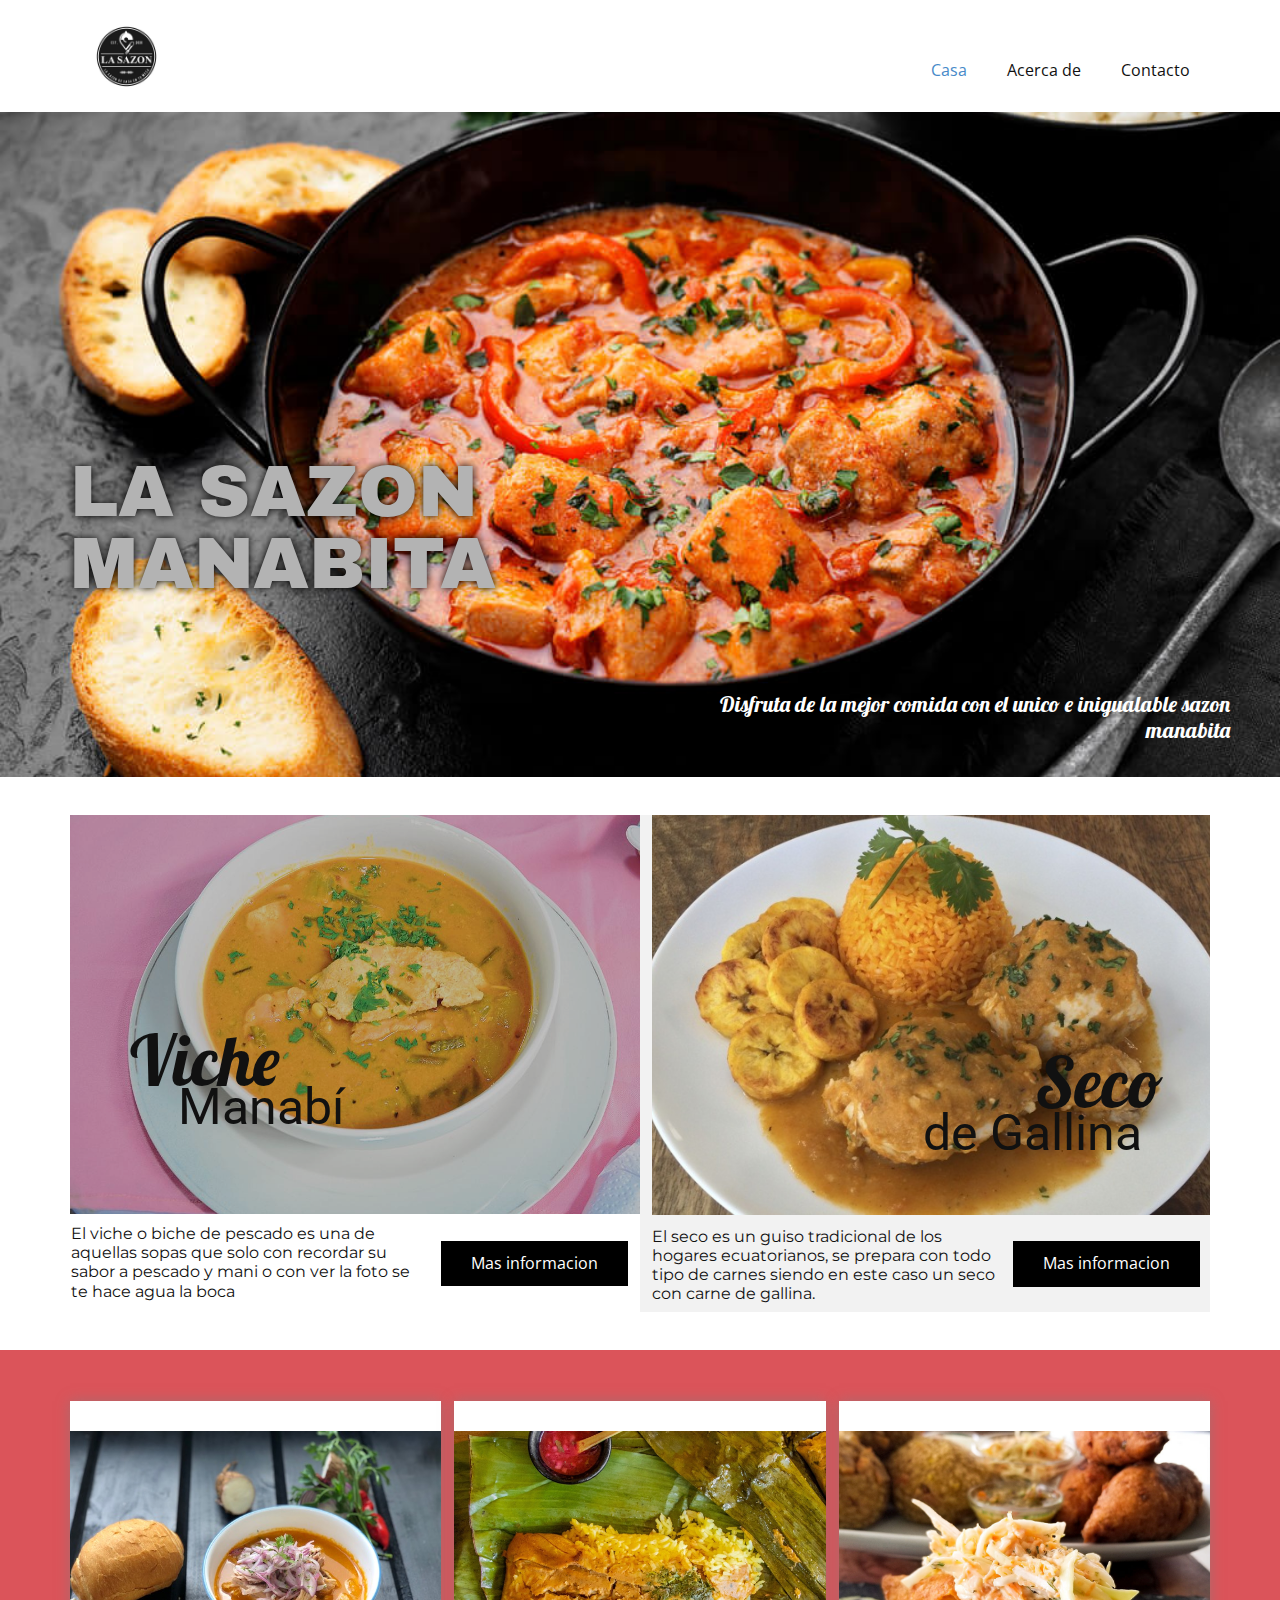
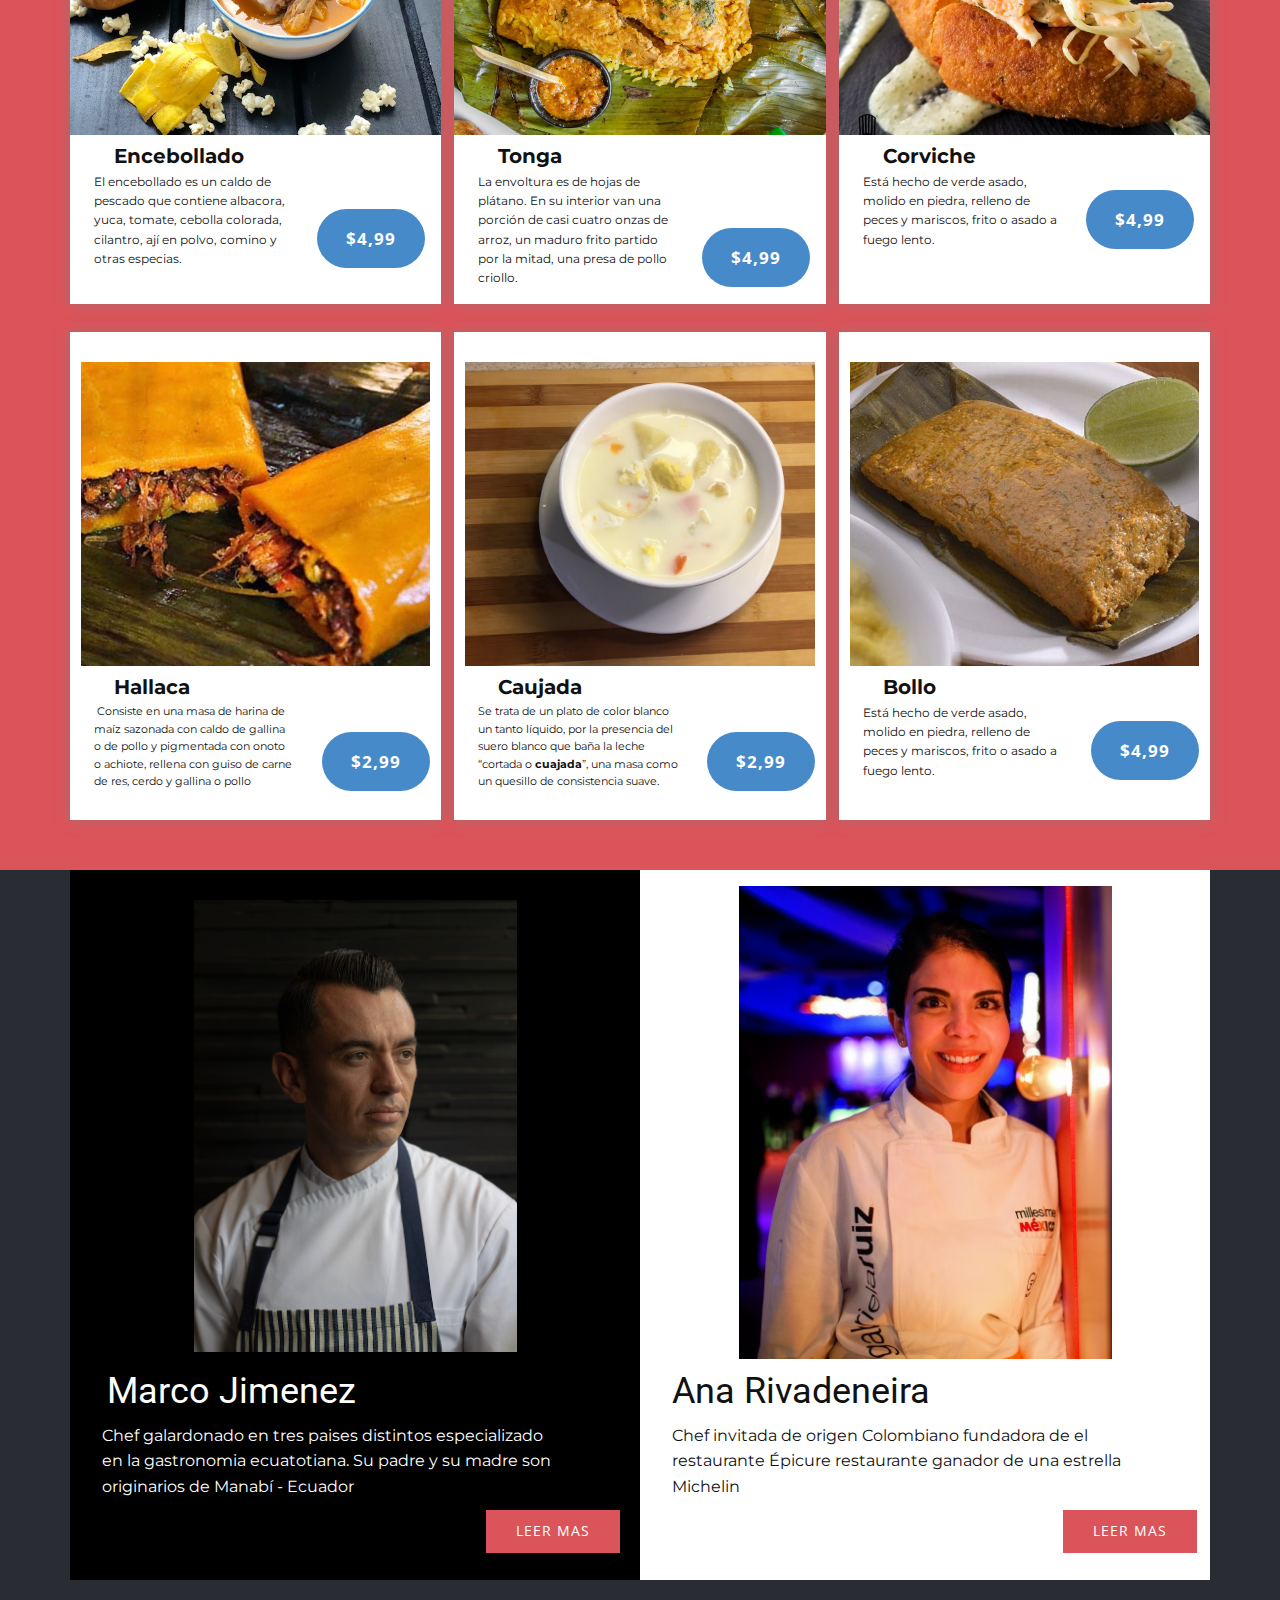
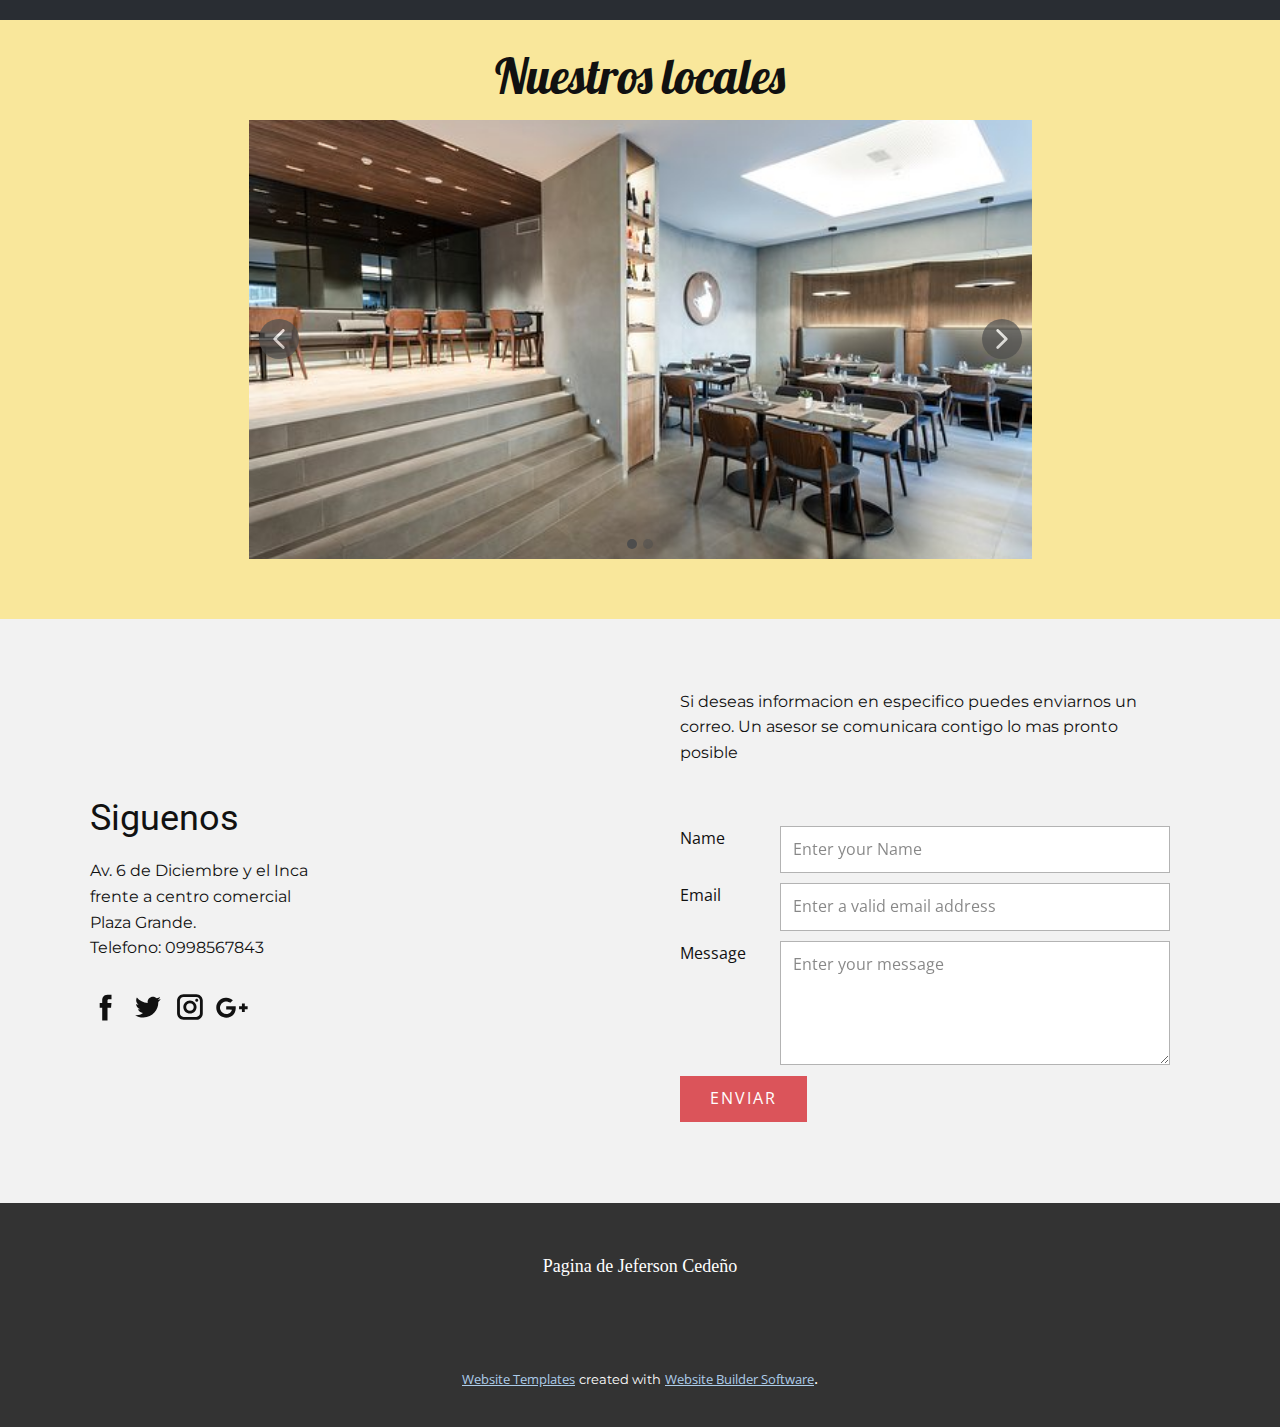
<file: Casa.html>
<!DOCTYPE html>
<html style="font-size: 16px;" lang="es"><head>
    <meta name="viewport" content="width=device-width, initial-scale=1.0">
    <meta charset="utf-8">
    <meta name="keywords" content="Techno Progress">
    <meta name="description" content="">
    <title>Casa</title>
    <link rel="stylesheet" href="nicepage.css" media="screen">
<link rel="stylesheet" href="Casa.css" media="screen">
    <script class="u-script" type="text/javascript" src="jquery.js" "="" defer=""></script>
    <script class="u-script" type="text/javascript" src="nicepage.js" "="" defer=""></script>
    <meta name="generator" content="Nicepage 4.17.10, nicepage.com">
    <link id="u-theme-google-font" rel="stylesheet" href="https://fonts.googleapis.com/css?family=Roboto:100,100i,300,300i,400,400i,500,500i,700,700i,900,900i|Open+Sans:300,300i,400,400i,500,500i,600,600i,700,700i,800,800i">
    <link id="u-page-google-font" rel="stylesheet" href="https://fonts.googleapis.com/css?family=Lobster:400|Montserrat:100,100i,200,200i,300,300i,400,400i,500,500i,600,600i,700,700i,800,800i,900,900i|Archivo+Black:400">
    
    
    
    
    
    
    
    
    <script type="application/ld+json">{
		"@context": "http://schema.org",
		"@type": "Organization",
		"name": "",
		"logo": "images/attachment_115992895.jpg"
}</script>
    <meta name="theme-color" content="#478ac9">
    <meta property="og:title" content="Casa">
    <meta property="og:type" content="website">
  </head>
  <body class="u-body u-xl-mode" data-lang="es"><header class="u-clearfix u-header u-white u-header" id="sec-7bec"><div class="u-clearfix u-sheet u-valign-top u-sheet-1">
        <a href="https://nicepage.com" class="u-image u-logo u-image-1" data-image-width="500" data-image-height="500">
          <img src="images/attachment_115992895.jpg" class="u-logo-image u-logo-image-1">
        </a>
        <nav class="u-menu u-menu-dropdown u-offcanvas u-menu-1">
          <div class="menu-collapse" style="font-size: 1rem; letter-spacing: 0px;">
            <a class="u-button-style u-custom-left-right-menu-spacing u-custom-padding-bottom u-custom-top-bottom-menu-spacing u-nav-link u-text-active-palette-1-base u-text-hover-palette-2-base" href="#">
              <svg class="u-svg-link" viewBox="0 0 24 24"><use xmlns:xlink="http://www.w3.org/1999/xlink" xlink:href="#menu-hamburger"></use></svg>
              <svg class="u-svg-content" version="1.1" id="menu-hamburger" viewBox="0 0 16 16" x="0px" y="0px" xmlns:xlink="http://www.w3.org/1999/xlink" xmlns="http://www.w3.org/2000/svg"><g><rect y="1" width="16" height="2"></rect><rect y="7" width="16" height="2"></rect><rect y="13" width="16" height="2"></rect>
</g></svg>
            </a>
          </div>
          <div class="u-nav-container">
            <ul class="u-nav u-unstyled u-nav-1"><li class="u-nav-item"><a class="u-button-style u-nav-link u-text-active-palette-1-base u-text-hover-palette-2-base" href="Casa.html" style="padding: 10px 20px;">Casa</a>
</li><li class="u-nav-item"><a class="u-button-style u-nav-link u-text-active-palette-1-base u-text-hover-palette-2-base" href="Acerca-de.html" style="padding: 10px 20px;">Acerca de</a>
</li><li class="u-nav-item"><a class="u-button-style u-nav-link u-text-active-palette-1-base u-text-hover-palette-2-base" href="Contacto.html" style="padding: 10px 20px;">Contacto</a>
</li></ul>
          </div>
          <div class="u-nav-container-collapse">
            <div class="u-black u-container-style u-inner-container-layout u-opacity u-opacity-95 u-sidenav">
              <div class="u-inner-container-layout u-sidenav-overflow">
                <div class="u-menu-close"></div>
                <ul class="u-align-center u-nav u-popupmenu-items u-unstyled u-nav-2"><li class="u-nav-item"><a class="u-button-style u-nav-link" href="Casa.html">Casa</a>
</li><li class="u-nav-item"><a class="u-button-style u-nav-link" href="Acerca-de.html">Acerca de</a>
</li><li class="u-nav-item"><a class="u-button-style u-nav-link" href="Contacto.html">Contacto</a>
</li></ul>
              </div>
            </div>
            <div class="u-black u-menu-overlay u-opacity u-opacity-70"></div>
          </div>
        </nav>
      </div></header>
    <section class="u-align-left u-clearfix u-color-scheme-u11 u-color-style-multicolor-1 u-image u-section-1" id="carousel_a4aa" data-image-width="1000" data-image-height="667">
      <div class="u-clearfix u-sheet u-valign-middle-xs u-sheet-1">
        <h2 class="u-custom-font u-text u-text-grey-30 u-text-1">LA SAZON MANABITA</h2>
        <h6 class="u-align-right u-text u-text-body-alt-color u-text-2">Disfruta de la mejor comida con el unico e inigualable sazon manabita</h6>
      </div>
    </section>
    <section class="u-clearfix u-white u-section-2" id="sec-d441">
      <div class="u-clearfix u-sheet u-valign-middle u-sheet-1">
        <div class="u-clearfix u-expanded-width u-gutter-0 u-layout-wrap u-layout-wrap-1">
          <div class="u-layout" style="">
            <div class="u-layout-row" style="">
              <div class="u-align-left u-container-style u-layout-cell u-left-cell u-size-30 u-size-xs-60 u-layout-cell-1" src="">
                <div class="u-container-layout u-container-layout-1" src="">
                  <img class="u-expanded-width u-image u-image-1" src="images/viche1.jpg" data-image-width="1024" data-image-height="768">
                  <h3 class="u-text u-text-1">Viche</h3>
                  <h5 class="u-text u-text-2">Manabí</h5>
                  <h4 class="u-text u-text-3">El viche o biche de pescado es una de aquellas sopas que solo con 
recordar su sabor a pescado y mani o con ver la foto se te hace agua la 
boca</h4>
                  <a href="#" class="u-black u-btn u-button-style u-btn-1">Mas informacion</a>
                </div>
              </div>
              <div class="u-align-left u-container-style u-grey-5 u-layout-cell u-right-cell u-size-30 u-size-xs-60 u-layout-cell-2">
                <div class="u-container-layout u-container-layout-2">
                  <img class="u-image u-image-default u-image-2" src="images/6e1d028eacd491aca2700e525547c59f_xl.jpg" alt="" data-image-width="675" data-image-height="450">
                  <h5 class="u-text u-text-4">de Gallina</h5>
                  <h3 class="u-text u-text-5">Seco</h3>
                  <a href="#" class="u-black u-btn u-button-style u-btn-2">Mas informacion</a>
                  <h4 class="u-text u-text-6">El seco es un guiso tradicional de los hogares ecuatorianos, se prepara 
con todo tipo de carnes siendo en este caso un seco con carne de 
gallina.&nbsp;</h4>
                </div>
              </div>
            </div>
          </div>
        </div>
      </div>
    </section>
    <section class="u-align-center u-clearfix u-palette-2-base u-section-3" id="sec-a0c2">
      <div class="u-clearfix u-sheet u-sheet-1"><!--products--><!--products_options_json--><!--{"type":"Recent","source":"","tags":"","count":""}--><!--/products_options_json-->
        <div class="u-expanded-width u-products u-products-1">
          <div class="u-repeater u-repeater-1"><!--product_item-->
            <div class="u-align-left u-container-style u-products-item u-repeater-item u-white u-repeater-item-1">
              <div class="u-container-layout u-similar-container u-container-layout-1"><!--product_image-->
                <img alt="" class="u-expanded-width u-image u-image-default u-product-control u-image-1" src="images/IMG_6226.jpg" data-image-width="640" data-image-height="480"><!--/product_image-->
                <p class="u-custom-font u-font-montserrat u-large-text u-text u-text-default u-text-variant u-text-1">Encebollado</p>
                <p class="u-custom-font u-font-montserrat u-small-text u-text u-text-variant u-text-2">El encebollado es un caldo de pescado que contiene albacora, yuca, tomate,
cebolla colorada, cilantro, ají en polvo, comino y otras especias.</p>
                <a href="https://nicepage.com/website-design" class="u-btn u-btn-round u-button-style u-hover-palette-1-light-1 u-palette-1-base u-radius-50 u-btn-1">$4,99</a>
              </div>
            </div><!--/product_item--><!--product_item-->
            <div class="u-align-left u-container-style u-products-item u-repeater-item u-white u-repeater-item-2">
              <div class="u-container-layout u-similar-container u-container-layout-2"><!--product_image-->
                <img alt="" class="u-expanded-width u-image u-image-default u-product-control u-image-2" src="images/tonga-manabita.jpg" data-image-width="2880" data-image-height="1736"><!--/product_image-->
                <p class="u-custom-font u-font-montserrat u-large-text u-text u-text-default u-text-variant u-text-3">Tonga</p>
                <p class="u-custom-font u-font-montserrat u-small-text u-text u-text-variant u-text-4">La envoltura es de 
hojas de plátano. En su interior van una porción de casi cuatro onzas de
 arroz, un maduro frito partido por la mitad, una presa de pollo 
criollo.</p>
                <a href="https://nicepage.com/website-design" class="u-btn u-btn-round u-button-style u-hover-palette-1-light-1 u-palette-1-base u-radius-50 u-btn-2">$4,99</a>
              </div>
            </div><!--/product_item--><!--product_item-->
            <div class="u-align-left u-container-style u-products-item u-repeater-item u-white u-repeater-item-3">
              <div class="u-container-layout u-similar-container u-container-layout-3"><!--product_image-->
                <img alt="" class="u-expanded-width u-image u-image-default u-product-control u-image-3" src="images/5a3236_0709d392fa054951b61725db002f78cbmv2.jpg" data-image-width="1080" data-image-height="1080"><!--/product_image-->
                <p class="u-custom-font u-font-montserrat u-large-text u-text u-text-default u-text-variant u-text-5">Corviche</p>
                <p class="u-custom-font u-font-montserrat u-small-text u-text u-text-variant u-text-6">Está hecho de verde asado, molido en piedra, relleno de peces y mariscos,
frito o asado a fuego lento.</p>
                <a href="https://nicepage.com/website-design" class="u-btn u-btn-round u-button-style u-hover-palette-1-light-1 u-palette-1-base u-radius-50 u-btn-3">$4,99</a>
              </div>
            </div><!--/product_item-->
          </div>
        </div><!--/products-->
      </div>
    </section>
    <section class="u-align-center u-clearfix u-palette-2-base u-section-4" id="carousel_0403">
      <div class="u-clearfix u-sheet u-sheet-1"><!--products--><!--products_options_json--><!--{"type":"Recent","source":"","tags":"","count":""}--><!--/products_options_json-->
        <div class="u-expanded-width u-products u-products-1">
          <div class="u-repeater u-repeater-1"><!--product_item-->
            <div class="u-align-left u-container-style u-products-item u-repeater-item u-white u-repeater-item-1">
              <div class="u-container-layout u-similar-container u-container-layout-1"><!--product_image-->
                <img alt="" class="u-expanded-width u-image u-image-default u-product-control u-image-1" src="images/Receta-Para-Hacer-Hallacas-Venezolanas-Paso-a-Paso-2.jpg" data-image-width="650" data-image-height="400"><!--/product_image-->
                <p class="u-custom-font u-font-montserrat u-large-text u-text u-text-default u-text-variant u-text-1">Hallaca</p>
                <p class="u-custom-font u-font-montserrat u-small-text u-text u-text-variant u-text-2">&nbsp;Consiste en una masa de
harina de maíz sazonada con caldo de gallina o de pollo y pigmentada con onoto
o achiote, rellena con guiso de carne de res, cerdo y gallina o pollo</p>
                <a href="https://nicepage.com/website-design" class="u-btn u-btn-round u-button-style u-hover-palette-1-light-1 u-palette-1-base u-radius-50 u-btn-1">$2,99</a>
              </div>
            </div><!--/product_item--><!--product_item-->
            <div class="u-align-left u-container-style u-products-item u-repeater-item u-white u-repeater-item-2">
              <div class="u-container-layout u-similar-container u-container-layout-2"><!--product_image-->
                <img alt="" class="u-expanded-width u-image u-image-default u-product-control u-image-2" src="images/maxresdefault.jpg" data-image-width="1280" data-image-height="720"><!--/product_image-->
                <p class="u-custom-font u-font-montserrat u-large-text u-text u-text-default u-text-variant u-text-3">Caujada</p>
                <p class="u-custom-font u-font-montserrat u-small-text u-text u-text-variant u-text-4">Se trata de un plato de color blanco un tanto líquido, por la presencia del suero blanco que baña la leche “cortada o <b>cuajada</b>”, una masa como un quesillo de consistencia suave.
                </p>
                <a href="https://nicepage.com/website-design" class="u-btn u-btn-round u-button-style u-hover-palette-1-light-1 u-palette-1-base u-radius-50 u-btn-2">$2,99</a>
              </div>
            </div><!--/product_item--><!--product_item-->
            <div class="u-align-left u-container-style u-products-item u-repeater-item u-white u-repeater-item-3">
              <div class="u-container-layout u-similar-container u-container-layout-3"><!--product_image-->
                <img alt="" class="u-expanded-width u-image u-image-default u-product-control u-image-3" src="images/bollo-de-pescado-ecuatoriano-mx.jpg" data-image-width="600" data-image-height="450"><!--/product_image-->
                <p class="u-custom-font u-font-montserrat u-large-text u-text u-text-default u-text-variant u-text-5">Bollo&nbsp;</p>
                <p class="u-custom-font u-font-montserrat u-small-text u-text u-text-variant u-text-6">Está hecho de verde asado, molido en piedra, relleno de peces y mariscos,
frito o asado a fuego lento.</p>
                <a href="https://nicepage.com/website-design" class="u-btn u-btn-round u-button-style u-hover-palette-1-light-1 u-palette-1-base u-radius-50 u-btn-3">$4,99</a>
              </div>
            </div><!--/product_item-->
          </div>
        </div><!--/products-->
      </div>
    </section>
    <section class="u-clearfix u-palette-5-dark-3 u-section-5" id="sec-fd9a">
      <div class="u-clearfix u-sheet u-sheet-1">
        <div class="u-clearfix u-expanded-width u-gutter-0 u-layout-wrap u-layout-wrap-1">
          <div class="u-layout" style="">
            <div class="u-layout-row" style="">
              <div class="u-black u-container-style u-layout-cell u-left-cell u-size-30 u-size-xs-60 u-layout-cell-1" src="">
                <div class="u-container-layout u-container-layout-1">
                  <img class="u-image u-image-default u-image-1" src="images/retrato-edgar-nunez-21-08-2019-6.jpg" alt="" data-image-width="667" data-image-height="1000">
                  <h2 class="u-align-center u-text u-text-default u-text-1">Marco Jimenez</h2>
                  <p class="u-align-left u-text u-text-2">Chef galardonado en tres paises distintos especializado en la gastronomia ecuatotiana. Su padre y su madre son originarios de Manabí - Ecuador&nbsp;&nbsp;</p>
                  <a href="#" class="u-btn u-button-style u-palette-2-base u-btn-1">Leer mas</a>
                </div>
              </div>
              <div class="u-container-style u-layout-cell u-right-cell u-size-30 u-size-xs-60 u-white u-layout-cell-2">
                <div class="u-container-layout u-container-layout-2">
                  <img class="u-image u-image-default u-image-2" src="images/clare-smyth.0.0.jpg" alt="" data-image-width="423" data-image-height="480">
                  <h2 class="u-align-center u-text u-text-default u-text-3">Ana Rivadeneira</h2>
                  <p class="u-align-left u-text u-text-4">Chef invitada de origen Colombiano fundadora de el restaurante Épicure restaurante ganador de una estrella Michelin</p>
                  <a href="#" class="u-btn u-button-style u-palette-2-base u-btn-2">leer mas</a>
                </div>
              </div>
            </div>
          </div>
        </div>
      </div>
    </section>
    <section class="u-align-center u-clearfix u-palette-3-light-2 u-section-6" id="sec-cd44">
      <div class="u-clearfix u-sheet u-sheet-1">
        <h2 class="u-subtitle u-text u-text-default u-text-1">Nuestros locales</h2>
        <div class="u-carousel u-gallery u-gallery-slider u-layout-carousel u-lightbox u-no-transition u-show-text-on-hover u-gallery-1" id="carousel-d2d5" data-interval="5000" data-u-ride="carousel">
          <ol class="u-absolute-hcenter u-carousel-indicators u-carousel-indicators-1">
            <li data-u-target="#carousel-d2d5" data-u-slide-to="0" class="u-active u-grey-70 u-shape-circle" style="width: 10px; height: 10px;"></li>
            <li data-u-target="#carousel-d2d5" data-u-slide-to="1" class="u-grey-70 u-shape-circle" style="width: 10px; height: 10px;"></li>
          </ol>
          <div class="u-carousel-inner u-gallery-inner" role="listbox">
            <div class="u-active u-carousel-item u-effect-fade u-gallery-item u-carousel-item-1">
              <div class="u-back-slide" data-image-width="550" data-image-height="367">
                <img class="u-back-image u-expanded" src="images/sala.jpg">
              </div>
              <div class="u-align-center u-over-slide u-shading u-valign-bottom u-over-slide-1">
                <h3 class="u-gallery-heading">Sample Title</h3>
                <p class="u-gallery-text">Sample Text</p>
              </div>
            </div>
            <div class="u-carousel-item u-effect-fade u-gallery-item u-carousel-item-2">
              <div class="u-back-slide" data-image-width="700" data-image-height="490">
                <img class="u-back-image u-expanded" src="images/vector-roadmap-location-map.jpg">
              </div>
              <div class="u-align-center u-over-slide u-shading u-valign-bottom u-over-slide-2">
                <h3 class="u-gallery-heading">Sample Title</h3>
                <p class="u-gallery-text">Sample Text</p>
              </div>
            </div>
          </div>
          <a class="u-absolute-vcenter u-carousel-control u-carousel-control-prev u-grey-70 u-icon-circle u-opacity u-opacity-70 u-spacing-10 u-text-white u-carousel-control-1" href="#carousel-d2d5" role="button" data-u-slide="prev">
            <span aria-hidden="true">
              <svg viewBox="0 0 451.847 451.847"><path d="M97.141,225.92c0-8.095,3.091-16.192,9.259-22.366L300.689,9.27c12.359-12.359,32.397-12.359,44.751,0
c12.354,12.354,12.354,32.388,0,44.748L173.525,225.92l171.903,171.909c12.354,12.354,12.354,32.391,0,44.744
c-12.354,12.365-32.386,12.365-44.745,0l-194.29-194.281C100.226,242.115,97.141,234.018,97.141,225.92z"></path></svg>
            </span>
            <span class="sr-only">
              <svg viewBox="0 0 451.847 451.847"><path d="M97.141,225.92c0-8.095,3.091-16.192,9.259-22.366L300.689,9.27c12.359-12.359,32.397-12.359,44.751,0
c12.354,12.354,12.354,32.388,0,44.748L173.525,225.92l171.903,171.909c12.354,12.354,12.354,32.391,0,44.744
c-12.354,12.365-32.386,12.365-44.745,0l-194.29-194.281C100.226,242.115,97.141,234.018,97.141,225.92z"></path></svg>
            </span>
          </a>
          <a class="u-absolute-vcenter u-carousel-control u-carousel-control-next u-grey-70 u-icon-circle u-opacity u-opacity-70 u-spacing-10 u-text-white u-carousel-control-2" href="#carousel-d2d5" role="button" data-u-slide="next">
            <span aria-hidden="true">
              <svg viewBox="0 0 451.846 451.847"><path d="M345.441,248.292L151.154,442.573c-12.359,12.365-32.397,12.365-44.75,0c-12.354-12.354-12.354-32.391,0-44.744
L278.318,225.92L106.409,54.017c-12.354-12.359-12.354-32.394,0-44.748c12.354-12.359,32.391-12.359,44.75,0l194.287,194.284
c6.177,6.18,9.262,14.271,9.262,22.366C354.708,234.018,351.617,242.115,345.441,248.292z"></path></svg>
            </span>
            <span class="sr-only">
              <svg viewBox="0 0 451.846 451.847"><path d="M345.441,248.292L151.154,442.573c-12.359,12.365-32.397,12.365-44.75,0c-12.354-12.354-12.354-32.391,0-44.744
L278.318,225.92L106.409,54.017c-12.354-12.359-12.354-32.394,0-44.748c12.354-12.359,32.391-12.359,44.75,0l194.287,194.284
c6.177,6.18,9.262,14.271,9.262,22.366C354.708,234.018,351.617,242.115,345.441,248.292z"></path></svg>
            </span>
          </a>
        </div>
      </div>
    </section>
    <section class="u-clearfix u-grey-5 u-section-7" id="sec-3597">
      <div class="u-clearfix u-sheet u-valign-middle u-sheet-1">
        <div class="u-clearfix u-expanded-width u-layout-wrap u-layout-wrap-1">
          <div class="u-layout">
            <div class="u-layout-row">
              <div class="u-size-27-lg u-size-27-md u-size-27-sm u-size-27-xs u-size-30-xl">
                <div class="u-layout-col">
                  <div class="u-container-style u-layout-cell u-left-cell u-size-60 u-layout-cell-1">
                    <div class="u-container-layout u-valign-middle u-container-layout-1">
                      <h2 class="u-text u-text-1">Siguenos</h2>
                      <p class="u-text u-text-2">Av. 6 de Diciembre y el Inca&nbsp;<br>frente a centro comercial&nbsp;<br>Plaza Grande.&nbsp;<br>Telefono: 0998567843
                      </p>
                      <div class="u-social-icons u-spacing-10 u-social-icons-1">
                        <a class="u-social-url" target="_blank" href=""><span class="u-icon u-icon-circle u-social-facebook u-social-icon u-icon-1">
                        <svg class="u-svg-link" preserveAspectRatio="xMidYMin slice" viewBox="0 0 112.2 112.2" style="width: 32px;"><use xmlns:xlink="http://www.w3.org/1999/xlink" xlink:href="#svg-511d"></use></svg>
                        <svg x="0px" y="0px" viewBox="0 0 112.2 112.2" enable-background="new 0 0 112.2 112.2" xml:space="preserve" id="svg-511d" class="u-svg-content"><path d="M75.5,28.8H65.4c-1.5,0-4,0.9-4,4.3v9.4h13.9l-1.5,15.8H61.4v45.1H42.8V58.3h-8.8V42.4h8.8V32.2 c0-7.4,3.4-18.8,18.8-18.8h13.8v15.4H75.5z"></path></svg>
                      </span>
                        </a>
                        <a class="u-social-url" target="_blank" href=""><span class="u-icon u-icon-circle u-social-icon u-social-twitter u-icon-2">
                        <svg class="u-svg-link" preserveAspectRatio="xMidYMin slice" viewBox="0 0 112.2 112.2" style="width: 32px;"><use xmlns:xlink="http://www.w3.org/1999/xlink" xlink:href="#svg-f3a7"></use></svg>
                        <svg x="0px" y="0px" viewBox="0 0 112.2 112.2" enable-background="new 0 0 112.2 112.2" xml:space="preserve" id="svg-f3a7" class="u-svg-content"><path d="M92.2,38.2c0,0.8,0,1.6,0,2.3c0,24.3-18.6,52.4-52.6,52.4c-10.6,0.1-20.2-2.9-28.5-8.2 c1.4,0.2,2.9,0.2,4.4,0.2c8.7,0,16.7-2.9,23-7.9c-8.1-0.2-14.9-5.5-17.3-12.8c1.1,0.2,2.4,0.2,3.4,0.2c1.6,0,3.3-0.2,4.8-0.7 c-8.4-1.6-14.9-9.2-14.9-18c0-0.2,0-0.2,0-0.2c2.5,1.4,5.4,2.2,8.4,2.3c-5-3.3-8.3-8.9-8.3-15.4c0-3.4,1-6.5,2.5-9.2 c9.1,11.1,22.7,18.5,38,19.2c-0.2-1.4-0.4-2.8-0.4-4.3c0.1-10,8.3-18.2,18.5-18.2c5.4,0,10.1,2.2,13.5,5.7c4.3-0.8,8.1-2.3,11.7-4.5 c-1.4,4.3-4.3,7.9-8.1,10.1c3.7-0.4,7.3-1.4,10.6-2.9C98.9,32.3,95.7,35.5,92.2,38.2z"></path></svg>
                      </span>
                        </a>
                        <a class="u-social-url" target="_blank" href=""><span class="u-icon u-icon-circle u-social-icon u-social-instagram u-icon-3">
                        <svg class="u-svg-link" preserveAspectRatio="xMidYMin slice" viewBox="0 0 112.2 112.2" style="width: 32px;"><use xmlns:xlink="http://www.w3.org/1999/xlink" xlink:href="#svg-9be7"></use></svg>
                        <svg x="0px" y="0px" viewBox="0 0 112.2 112.2" enable-background="new 0 0 112.2 112.2" xml:space="preserve" id="svg-9be7" class="u-svg-content"><path d="M55.9,32.9c-12.8,0-23.2,10.4-23.2,23.2s10.4,23.2,23.2,23.2s23.2-10.4,23.2-23.2S68.7,32.9,55.9,32.9z M55.9,69.4c-7.4,0-13.3-6-13.3-13.3c-0.1-7.4,6-13.3,13.3-13.3s13.3,6,13.3,13.3C69.3,63.5,63.3,69.4,55.9,69.4z"></path><path d="M79.7,26.8c-3,0-5.4,2.5-5.4,5.4s2.5,5.4,5.4,5.4c3,0,5.4-2.5,5.4-5.4S82.7,26.8,79.7,26.8z"></path><path d="M78.2,11H33.5C21,11,10.8,21.3,10.8,33.7v44.7c0,12.6,10.2,22.8,22.7,22.8h44.7c12.6,0,22.7-10.2,22.7-22.7 V33.7C100.8,21.1,90.6,11,78.2,11z M91,78.4c0,7.1-5.8,12.8-12.8,12.8H33.5c-7.1,0-12.8-5.8-12.8-12.8V33.7 c0-7.1,5.8-12.8,12.8-12.8h44.7c7.1,0,12.8,5.8,12.8,12.8V78.4z"></path></svg>
                      </span>
                        </a>
                        <a class="u-social-url" target="_blank" href="#"><span class="u-icon u-icon-circle u-social-google u-social-icon u-icon-4">
                        <svg class="u-svg-link" preserveAspectRatio="xMidYMin slice" viewBox="0 0 112.2 112.2" style="width: 32px;"><use xmlns:xlink="http://www.w3.org/1999/xlink" xlink:href="#svg-85ef"></use></svg>
                        <svg x="0px" y="0px" viewBox="0 0 112.2 112.2" enable-background="new 0 0 112.2 112.2" xml:space="preserve" id="svg-85ef" class="u-svg-content"><path d="M62.2,81.6c-8.6,11.2-24.6,14.4-37.6,10C10.9,87,0.8,73.2,1,58.5c-0.8-18,15.2-34.6,33.1-34.9 c9.2-0.8,18.2,2.7,25,8.6c-2.9,3.1-5.7,6.2-8.9,9.2c-6.2-3.8-13.5-6.5-20.6-4C18.1,40.7,11,54.2,15.4,65.6 c3.5,11.8,17.8,18.3,29.2,13.2c5.8-2.1,9.7-7.4,11.3-13.2c-6.6-0.1-13.2,0-20.1-0.3c0-3.9,0-7.9,0-11.9c11.2,0,22.2,0,33.3,0 C69.9,63.4,68.3,73.9,62.2,81.6z M110.9,63.7c-3.4,0-6.6,0-10,0c0,3.4,0,6.6,0,10c-3.4,0-6.6,0-10,0c0-3.4,0-6.6,0-10 c-3.4,0-6.6,0-10,0c0-3.4,0-6.6,0-10c3.4,0,6.6,0,10,0c0-3.4,0-6.6,0.1-10c3.4,0,6.6,0,10,0c0,3.4,0,6.6,0,10c3.4,0,6.6,0,10,0 C110.9,56.9,110.9,60.3,110.9,63.7z"></path></svg>
                      </span>
                        </a>
                      </div>
                    </div>
                  </div>
                </div>
              </div>
              <div class="u-size-30-xl u-size-33-lg u-size-33-md u-size-33-sm u-size-33-xs">
                <div class="u-layout-col">
                  <div class="u-container-style u-layout-cell u-right-cell u-size-30 u-layout-cell-2">
                    <div class="u-container-layout u-container-layout-2">
                      <p class="u-text u-text-default u-text-3">Si deseas informacion en especifico puedes enviarnos un correo. Un asesor se comunicara contigo lo mas pronto posible&nbsp;</p>
                    </div>
                  </div>
                  <div class="u-container-style u-layout-cell u-right-cell u-size-30 u-layout-cell-3">
                    <div class="u-container-layout u-container-layout-3">
                      <div class="u-form u-form-1">
                        <form action="#" method="POST" class="u-clearfix u-form-spacing-10 u-form-vertical u-inner-form" style="padding: 10px" source="email" name="form-4">
                          <div class="u-form-group u-form-name u-label-left">
                            <label for="name-e2a4" class="u-label">Name</label>
                            <input type="text" placeholder="Enter your Name" id="name-e2a4" name="name" class="u-border-1 u-border-grey-30 u-input u-input-rectangle u-white" required="">
                          </div>
                          <div class="u-form-email u-form-group u-label-left">
                            <label for="email-e2a4" class="u-label">Email</label>
                            <input type="email" placeholder="Enter a valid email address" id="email-e2a4" name="email" class="u-border-1 u-border-grey-30 u-input u-input-rectangle u-white" required="">
                          </div>
                          <div class="u-form-group u-form-message u-label-left">
                            <label for="message-e2a4" class="u-label">Message</label>
                            <textarea placeholder="Enter your message" rows="4" cols="50" id="message-e2a4" name="message" class="u-border-1 u-border-grey-30 u-input u-input-rectangle u-white" required=""></textarea>
                          </div>
                          <div class="u-form-group u-form-submit">
                            <a href="#" class="u-btn u-btn-submit u-button-style u-palette-2-base u-btn-1">Enviar<br>
                            </a>
                            <input type="submit" value="submit" class="u-form-control-hidden">
                          </div>
                          <div class="u-form-send-message u-form-send-success"> Thank you! Your message has been sent. </div>
                          <div class="u-form-send-error u-form-send-message"> Unable to send your message. Please fix errors then try again. </div>
                          <input type="hidden" value="" name="recaptchaResponse">
                        </form>
                      </div>
                    </div>
                  </div>
                </div>
              </div>
            </div>
          </div>
        </div>
      </div>
    </section>
    
    
    <footer class="u-align-center u-clearfix u-footer u-grey-80 u-footer" id="sec-a92a"><div class="u-clearfix u-sheet u-sheet-1">
        <p class="u-small-text u-text u-text-variant u-text-1">Pagina de Jeferson Cedeño</p>
      </div></footer>
    <section class="u-backlink u-clearfix u-grey-80">
      <a class="u-link" href="https://nicepage.com/website-templates" target="_blank">
        <span>Website Templates</span>
      </a>
      <p class="u-text">
        <span>created with</span>
      </p>
      <a class="u-link" href="" target="_blank">
        <span>Website Builder Software</span>
      </a>. 
    </section>
  
</body></html>
</file>
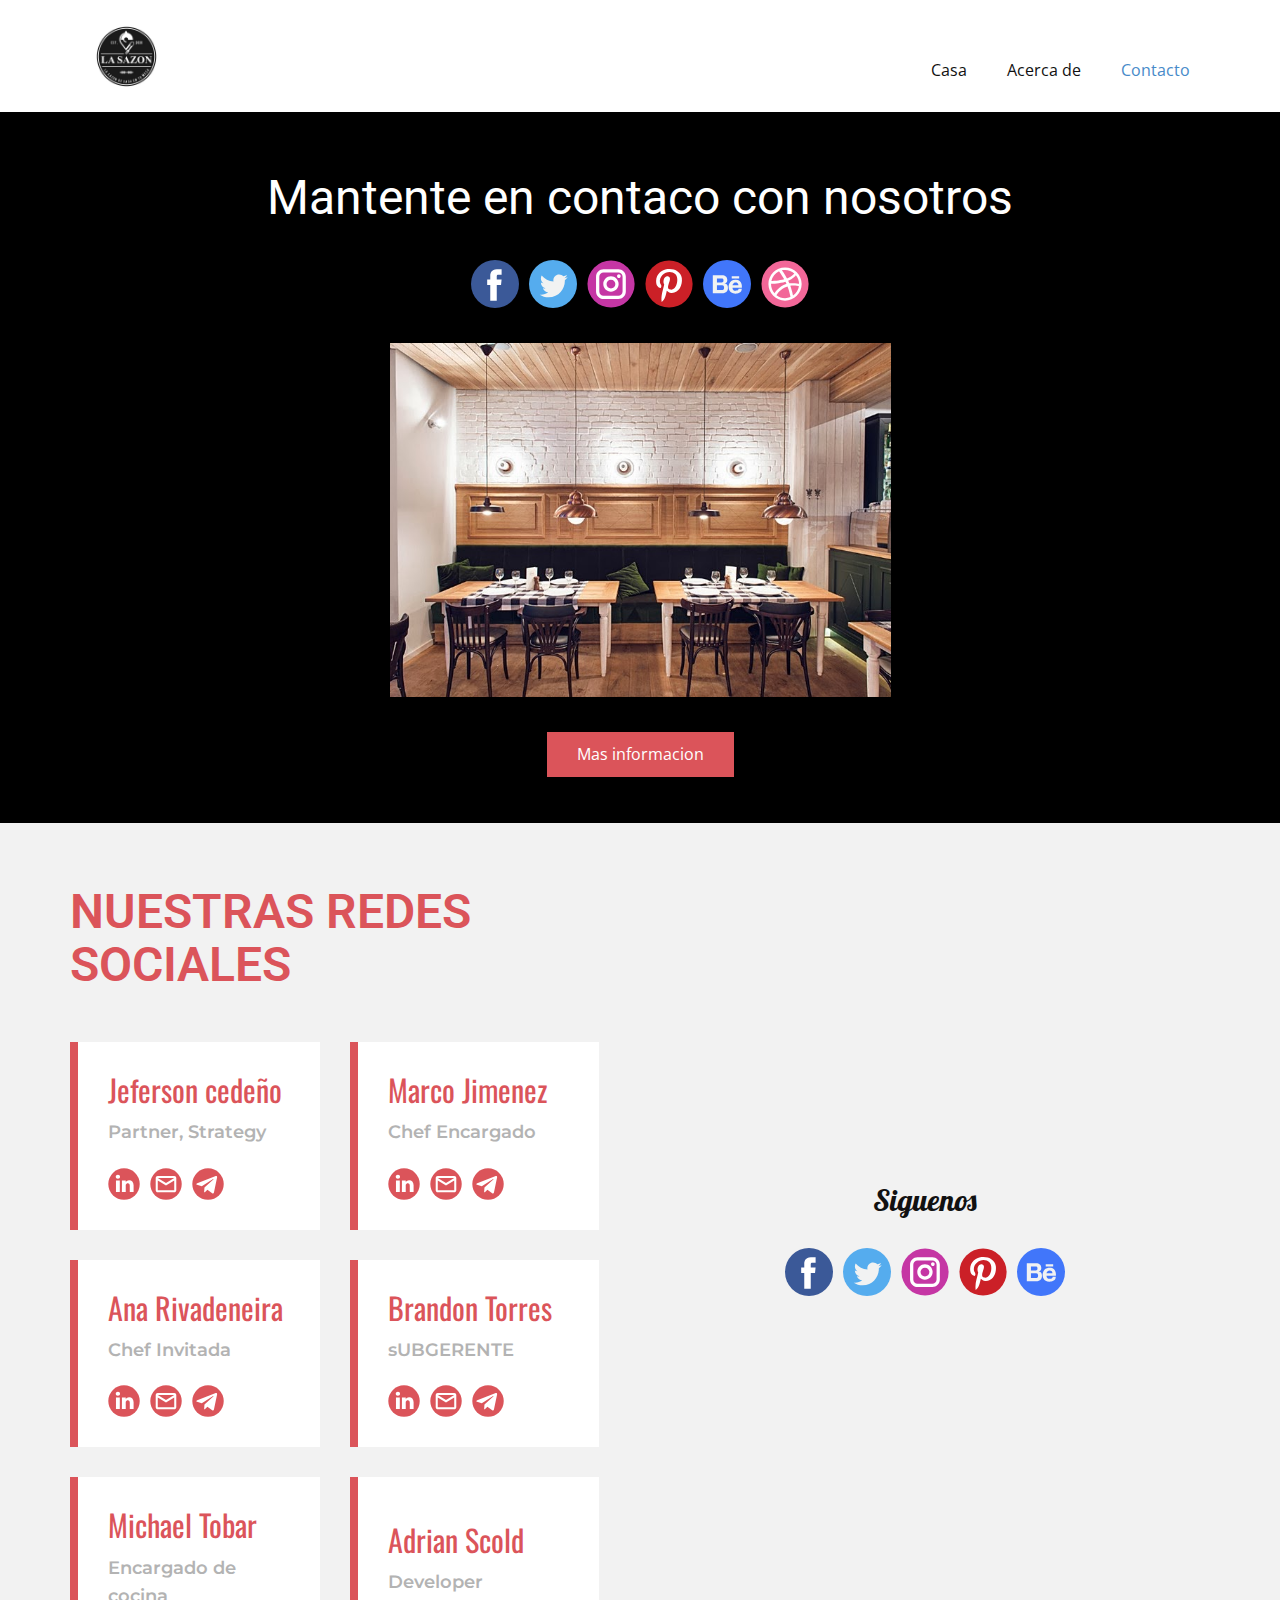
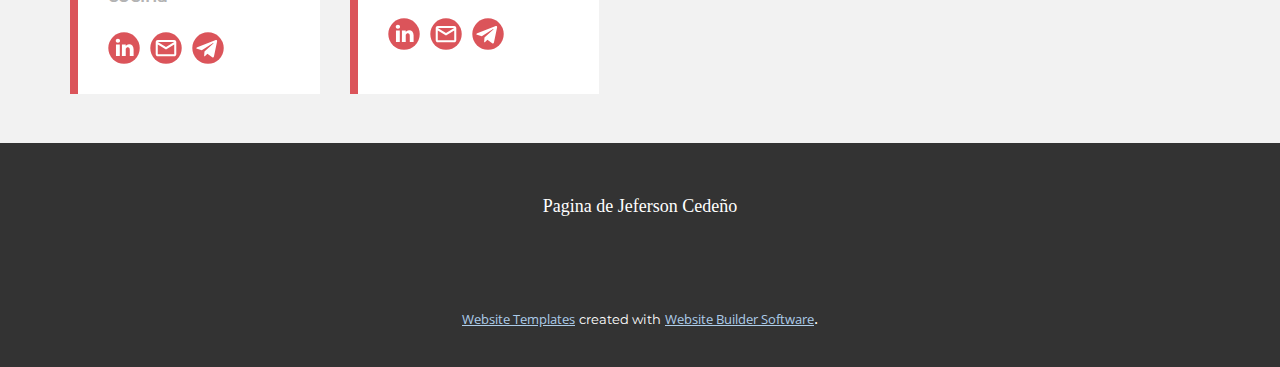
<file: Contacto.html>
<!DOCTYPE html>
<html style="font-size: 16px;" lang="es"><head>
    <meta name="viewport" content="width=device-width, initial-scale=1.0">
    <meta charset="utf-8">
    <meta name="keywords" content="Contactanos">
    <meta name="description" content="">
    <title>Contacto</title>
    <link rel="stylesheet" href="nicepage.css" media="screen">
<link rel="stylesheet" href="Contacto.css" media="screen">
    <script class="u-script" type="text/javascript" src="jquery.js" "="" defer=""></script>
    <script class="u-script" type="text/javascript" src="nicepage.js" "="" defer=""></script>
    <meta name="generator" content="Nicepage 4.17.10, nicepage.com">
    <link id="u-theme-google-font" rel="stylesheet" href="https://fonts.googleapis.com/css?family=Roboto:100,100i,300,300i,400,400i,500,500i,700,700i,900,900i|Open+Sans:300,300i,400,400i,500,500i,600,600i,700,700i,800,800i">
    <link id="u-page-google-font" rel="stylesheet" href="https://fonts.googleapis.com/css?family=Oswald:200,300,400,500,600,700|Montserrat:100,100i,200,200i,300,300i,400,400i,500,500i,600,600i,700,700i,800,800i,900,900i|Lobster:400">
    
    
    
    <script type="application/ld+json">{
		"@context": "http://schema.org",
		"@type": "Organization",
		"name": "",
		"logo": "images/attachment_115992895.jpg"
}</script>
    <meta name="theme-color" content="#478ac9">
    <meta property="og:title" content="Contacto">
    <meta property="og:type" content="website">
  </head>
  <body class="u-body u-xl-mode" data-lang="es"><header class="u-clearfix u-header u-white u-header" id="sec-7bec"><div class="u-clearfix u-sheet u-valign-top u-sheet-1">
        <a href="https://nicepage.com" class="u-image u-logo u-image-1" data-image-width="500" data-image-height="500">
          <img src="images/attachment_115992895.jpg" class="u-logo-image u-logo-image-1">
        </a>
        <nav class="u-menu u-menu-dropdown u-offcanvas u-menu-1">
          <div class="menu-collapse" style="font-size: 1rem; letter-spacing: 0px;">
            <a class="u-button-style u-custom-left-right-menu-spacing u-custom-padding-bottom u-custom-top-bottom-menu-spacing u-nav-link u-text-active-palette-1-base u-text-hover-palette-2-base" href="#">
              <svg class="u-svg-link" viewBox="0 0 24 24"><use xmlns:xlink="http://www.w3.org/1999/xlink" xlink:href="#menu-hamburger"></use></svg>
              <svg class="u-svg-content" version="1.1" id="menu-hamburger" viewBox="0 0 16 16" x="0px" y="0px" xmlns:xlink="http://www.w3.org/1999/xlink" xmlns="http://www.w3.org/2000/svg"><g><rect y="1" width="16" height="2"></rect><rect y="7" width="16" height="2"></rect><rect y="13" width="16" height="2"></rect>
</g></svg>
            </a>
          </div>
          <div class="u-nav-container">
            <ul class="u-nav u-unstyled u-nav-1"><li class="u-nav-item"><a class="u-button-style u-nav-link u-text-active-palette-1-base u-text-hover-palette-2-base" href="Casa.html" style="padding: 10px 20px;">Casa</a>
</li><li class="u-nav-item"><a class="u-button-style u-nav-link u-text-active-palette-1-base u-text-hover-palette-2-base" href="Acerca-de.html" style="padding: 10px 20px;">Acerca de</a>
</li><li class="u-nav-item"><a class="u-button-style u-nav-link u-text-active-palette-1-base u-text-hover-palette-2-base" href="Contacto.html" style="padding: 10px 20px;">Contacto</a>
</li></ul>
          </div>
          <div class="u-nav-container-collapse">
            <div class="u-black u-container-style u-inner-container-layout u-opacity u-opacity-95 u-sidenav">
              <div class="u-inner-container-layout u-sidenav-overflow">
                <div class="u-menu-close"></div>
                <ul class="u-align-center u-nav u-popupmenu-items u-unstyled u-nav-2"><li class="u-nav-item"><a class="u-button-style u-nav-link" href="Casa.html">Casa</a>
</li><li class="u-nav-item"><a class="u-button-style u-nav-link" href="Acerca-de.html">Acerca de</a>
</li><li class="u-nav-item"><a class="u-button-style u-nav-link" href="Contacto.html">Contacto</a>
</li></ul>
              </div>
            </div>
            <div class="u-black u-menu-overlay u-opacity u-opacity-70"></div>
          </div>
        </nav>
      </div></header>
    <section class="u-align-center u-black u-clearfix u-section-1" id="sec-397e">
      <div class="u-clearfix u-sheet u-sheet-1">
        <h1 class="u-text u-text-default u-text-1">Mantente en contaco con nosotros</h1>
        <div class="u-social-icons u-spacing-10 u-social-icons-1">
          <a class="u-social-url" title="facebook" target="_blank" href="https://facebook.com/name"><span class="u-icon u-social-facebook u-social-icon u-icon-1"><svg class="u-svg-link" preserveAspectRatio="xMidYMin slice" viewBox="0 0 112.196 112.196" style=""><use xmlns:xlink="http://www.w3.org/1999/xlink" xlink:href="#svg-194c"></use></svg><svg class="u-svg-content" viewBox="0 0 112.196 112.196" x="0px" y="0px" id="svg-194c" style="enable-background:new 0 0 112.196 112.196;"><g><circle style="fill:currentColor;" cx="56.098" cy="56.098" r="56.098"></circle><path style="fill:#FFFFFF;" d="M70.201,58.294h-10.01v36.672H45.025V58.294h-7.213V45.406h7.213v-8.34   c0-5.964,2.833-15.303,15.301-15.303L71.56,21.81v12.51h-8.151c-1.337,0-3.217,0.668-3.217,3.513v7.585h11.334L70.201,58.294z"></path>
</g></svg></span>
          </a>
          <a class="u-social-url" title="twitter" target="_blank" href="https://twitter.com/name"><span class="u-icon u-social-icon u-social-twitter u-icon-2"><svg class="u-svg-link" preserveAspectRatio="xMidYMin slice" viewBox="0 0 112.197 112.197" style=""><use xmlns:xlink="http://www.w3.org/1999/xlink" xlink:href="#svg-037f"></use></svg><svg class="u-svg-content" viewBox="0 0 112.197 112.197" x="0px" y="0px" id="svg-037f" style="enable-background:new 0 0 112.197 112.197;"><g><circle style="fill:#55ACEE;" cx="56.099" cy="56.098" r="56.098"></circle><g><path style="fill:#F1F2F2;" d="M90.461,40.316c-2.404,1.066-4.99,1.787-7.702,2.109c2.769-1.659,4.894-4.284,5.897-7.417    c-2.591,1.537-5.462,2.652-8.515,3.253c-2.446-2.605-5.931-4.233-9.79-4.233c-7.404,0-13.409,6.005-13.409,13.409    c0,1.051,0.119,2.074,0.349,3.056c-11.144-0.559-21.025-5.897-27.639-14.012c-1.154,1.98-1.816,4.285-1.816,6.742    c0,4.651,2.369,8.757,5.965,11.161c-2.197-0.069-4.266-0.672-6.073-1.679c-0.001,0.057-0.001,0.114-0.001,0.17    c0,6.497,4.624,11.916,10.757,13.147c-1.124,0.308-2.311,0.471-3.532,0.471c-0.866,0-1.705-0.083-2.523-0.239    c1.706,5.326,6.657,9.203,12.526,9.312c-4.59,3.597-10.371,5.74-16.655,5.74c-1.08,0-2.15-0.063-3.197-0.188    c5.931,3.806,12.981,6.025,20.553,6.025c24.664,0,38.152-20.432,38.152-38.153c0-0.581-0.013-1.16-0.039-1.734    C86.391,45.366,88.664,43.005,90.461,40.316L90.461,40.316z"></path>
</g>
</g></svg></span>
          </a>
          <a class="u-social-url" target="_blank" data-type="Instagram" title="Instagram" href=""><span class="u-icon u-social-icon u-social-instagram u-icon-3"><svg class="u-svg-link" preserveAspectRatio="xMidYMin slice" viewBox="0 0 112 112" style=""><use xmlns:xlink="http://www.w3.org/1999/xlink" xlink:href="#svg-7eb4"></use></svg><svg class="u-svg-content" viewBox="0 0 112 112" x="0" y="0" id="svg-7eb4"><circle fill="currentColor" cx="56.1" cy="56.1" r="55"></circle><path fill="#FFFFFF" d="M55.9,38.2c-9.9,0-17.9,8-17.9,17.9C38,66,46,74,55.9,74c9.9,0,17.9-8,17.9-17.9C73.8,46.2,65.8,38.2,55.9,38.2
            z M55.9,66.4c-5.7,0-10.3-4.6-10.3-10.3c-0.1-5.7,4.6-10.3,10.3-10.3c5.7,0,10.3,4.6,10.3,10.3C66.2,61.8,61.6,66.4,55.9,66.4z"></path><path fill="#FFFFFF" d="M74.3,33.5c-2.3,0-4.2,1.9-4.2,4.2s1.9,4.2,4.2,4.2s4.2-1.9,4.2-4.2S76.6,33.5,74.3,33.5z"></path><path fill="#FFFFFF" d="M73.1,21.3H38.6c-9.7,0-17.5,7.9-17.5,17.5v34.5c0,9.7,7.9,17.6,17.5,17.6h34.5c9.7,0,17.5-7.9,17.5-17.5V38.8
            C90.6,29.1,82.7,21.3,73.1,21.3z M83,73.3c0,5.5-4.5,9.9-9.9,9.9H38.6c-5.5,0-9.9-4.5-9.9-9.9V38.8c0-5.5,4.5-9.9,9.9-9.9h34.5
            c5.5,0,9.9,4.5,9.9,9.9V73.3z"></path></svg></span>
          </a>
          <a class="u-social-url" target="_blank" data-type="Pinterest" title="Pinterest" href=""><span class="u-icon u-social-icon u-social-pinterest u-icon-4"><svg class="u-svg-link" preserveAspectRatio="xMidYMin slice" viewBox="0 0 112 112" style=""><use xmlns:xlink="http://www.w3.org/1999/xlink" xlink:href="#svg-7a74"></use></svg><svg class="u-svg-content" viewBox="0 0 112 112" x="0" y="0" id="svg-7a74"><circle fill="currentColor" cx="56.1" cy="56.1" r="55"></circle><path fill="#FFFFFF" d="M61.1,76.9c-4.7-0.3-6.7-2.7-10.3-5c-2,10.7-4.6,20.9-11.9,26.2c-2.2-16.1,3.3-28.2,5.9-41
            c-4.4-7.5,0.6-22.5,9.9-18.8c11.6,4.6-10,27.8,4.4,30.7C74.2,72,80.3,42.8,71,33.4C57.5,19.6,31.7,33,34.9,52.6
            c0.8,4.8,5.8,6.2,2,12.9c-8.7-1.9-11.2-8.8-10.9-17.8C26.5,32.8,39.3,22.5,52.2,21c16.3-1.9,31.6,5.9,33.7,21.2
            C88.2,59.5,78.6,78.2,61.1,76.9z"></path></svg></span>
          </a>
          <a class="u-social-url" target="_blank" data-type="Custom" title="Custom" href=""><span class="u-icon u-social-custom u-social-icon u-icon-5"><svg class="u-svg-link" preserveAspectRatio="xMidYMin slice" viewBox="0 0 112.196 112.196" style=""><use xmlns:xlink="http://www.w3.org/1999/xlink" xlink:href="#svg-7cf3"></use></svg><svg class="u-svg-content" viewBox="0 0 112.196 112.196" x="0px" y="0px" id="svg-7cf3" style="enable-background:new 0 0 112.196 112.196;"><g><g><circle style="fill:#4176FA;" cx="56.098" cy="56.098" r="56.098"></circle>
</g><g><path style="fill:#F1F2F2;" d="M76.209,46.341c-16.203,0-16.224,16.142-16.224,16.225c0,0-1.11,16.162,16.224,16.162    c0,0,14.456,0.822,14.456-11.248h-7.423c0,0,0.246,4.544-6.786,4.544c0,0-7.423,0.494-7.423-7.341h21.879    C90.912,64.683,93.318,46.341,76.209,46.341z M68.95,59.028c0,0,0.905-6.498,7.424-6.498c6.539,0,6.436,6.498,6.436,6.498H68.95z     M50.404,54.875c0,0,6.436-0.473,6.436-8.04c0-7.546-5.264-11.248-11.947-11.248H22.91v42.256h21.981    c0,0,13.428,0.412,13.428-12.481C58.32,65.362,58.896,54.875,50.404,54.875z M32.596,43.092h12.296c0,0,2.982,0,2.982,4.4    s-1.748,5.038-3.743,5.038H32.596V43.092z M44.276,70.338h-11.68v-11.31h12.296c0,0,4.463-0.041,4.442,5.819    C49.334,69.783,46.024,70.297,44.276,70.338z M67.12,38.075v5.203h17.438v-5.203H67.12z"></path>
</g>
</g></svg></span>
          </a>
          <a class="u-social-url" target="_blank" data-type="Dribbble" title="Dribbble" href=""><span class="u-icon u-social-dribbble u-social-icon u-icon-6"><svg class="u-svg-link" preserveAspectRatio="xMidYMin slice" viewBox="0 0 112 112" style=""><use xmlns:xlink="http://www.w3.org/1999/xlink" xlink:href="#svg-4b3d"></use></svg><svg class="u-svg-content" viewBox="0 0 112 112" x="0" y="0" id="svg-4b3d"><circle fill="currentColor" cx="56.1" cy="56.1" r="55"></circle><path fill="#FFFFFF" d="M56.1,17.4c-21.4,0-38.8,17.4-38.8,38.7c0,21.3,17.4,38.7,38.8,38.7c21.4,0,38.8-17.4,38.8-38.7
            C94.9,34.8,77.5,17.4,56.1,17.4z M56.1,23.4c8.3,0,15.8,3.2,21.6,8.2c-1,1.3-5.9,7.5-17,11.6C55.7,33.8,50,26.1,48.7,24.2
            C51.1,23.7,53.6,23.4,56.1,23.4z M42.1,26.5c1.1,1.6,6.7,9.5,12,18.7c-14.1,3.7-26.7,4-29.6,3.9h-0.3C26.3,39.1,33,30.9,42.1,26.5z
             M23.4,56.1c0-0.2,0-0.5,0-0.8c0.2,0,0.5,0,0.9,0c4,0,18.2-0.3,32.7-4.7c0.9,1.7,1.7,3.5,2.5,5.2c-0.3,0.1-0.8,0.2-1.1,0.3
            C42,61.5,32.9,75.6,31.6,77.7C26.5,72,23.4,64.4,23.4,56.1z M56.1,89c-7.5,0-14.5-2.6-20-6.9c1-1.8,7.7-14.1,25.7-20.3c0,0,0,0,0,0
            c0,0,0,0,0,0c4.6,11.7,6.5,21.5,7,24.7C64.9,88.1,60.6,89,56.1,89z M74.7,83.1c-0.4-2.5-2.3-11.7-6.3-23c2.3-0.3,4.5-0.5,6.6-0.5
            c6.9,0,12.3,1.4,13.5,1.8C87,70.4,81.9,78.2,74.7,83.1z M73.7,54c-2.4,0-5,0.1-7.5,0.4c-0.2-0.4-0.4-1-0.7-1.5
            c-0.7-1.5-1.3-3-2.1-4.6c11.4-4.7,17-11.2,18.1-12.9c4.5,5.5,7.2,12.5,7.3,20C87.4,55.2,81.2,54,73.7,54z"></path></svg></span>
          </a>
        </div>
        <img class="u-image u-image-1" src="images/petitecandelaAlthaus-Bavarian-restaurant-in-Poland-8.jpg" data-image-width="755" data-image-height="504">
        <a href="" class="u-btn u-button-style u-palette-2-base u-btn-1">Mas informacion</a>
      </div>
    </section>
    <section class="u-align-center u-clearfix u-grey-5 u-section-2" id="carousel_5a49">
      <div class="u-clearfix u-sheet u-valign-middle-lg u-valign-middle-sm u-valign-middle-xs u-sheet-1">
        <h2 class="u-align-left-lg u-align-left-xl u-text u-text-palette-2-base u-text-1">Nuestras redes sociales</h2>
        <div class="u-expanded-width-md u-expanded-width-sm u-expanded-width-xs u-list u-list-1">
          <div class="u-repeater u-repeater-1">
            <div class="u-align-center u-border-8 u-border-no-bottom u-border-no-right u-border-no-top u-border-palette-2-base u-container-style u-list-item u-repeater-item u-shape-rectangle u-white u-list-item-1">
              <div class="u-container-layout u-similar-container u-valign-middle u-container-layout-1">
                <h3 class="u-align-left u-text u-text-palette-2-base u-text-2">Jeferson cedeño</h3>
                <p class="u-align-left u-text u-text-grey-30 u-text-3"> Partner, Strategy</p>
                <div class="u-social-icons u-spacing-10 u-social-icons-1">
                  <a class="u-social-url" target="_blank" data-type="LinkedIn" title="LinkedIn" href=""><span class="u-icon u-social-icon u-social-linkedin u-text-palette-2-base u-icon-1"><svg class="u-svg-link" preserveAspectRatio="xMidYMin slice" viewBox="0 0 112 112" style=""><use xmlns:xlink="http://www.w3.org/1999/xlink" xlink:href="#svg-ead1"></use></svg><svg class="u-svg-content" viewBox="0 0 112 112" x="0" y="0" id="svg-ead1"><circle fill="currentColor" cx="56.1" cy="56.1" r="55"></circle><path fill="#FFFFFF" d="M41.3,83.7H27.9V43.4h13.4V83.7z M34.6,37.9L34.6,37.9c-4.6,0-7.5-3.1-7.5-7c0-4,3-7,7.6-7s7.4,3,7.5,7
            C42.2,34.8,39.2,37.9,34.6,37.9z M89.6,83.7H76.2V62.2c0-5.4-1.9-9.1-6.8-9.1c-3.7,0-5.9,2.5-6.9,4.9c-0.4,0.9-0.4,2.1-0.4,3.3v22.5
            H48.7c0,0,0.2-36.5,0-40.3h13.4v5.7c1.8-2.7,5-6.7,12.1-6.7c8.8,0,15.4,5.8,15.4,18.1V83.7z"></path></svg></span>
                  </a>
                  <a class="u-social-url" target="_blank" data-type="Email" title="Email" href=""><span class="u-icon u-social-email u-social-icon u-text-palette-2-base u-icon-2"><svg class="u-svg-link" preserveAspectRatio="xMidYMin slice" viewBox="0 0 112 112" style=""><use xmlns:xlink="http://www.w3.org/1999/xlink" xlink:href="#svg-f77c"></use></svg><svg class="u-svg-content" viewBox="0 0 112 112" x="0" y="0" id="svg-f77c"><circle fill="currentColor" cx="56.1" cy="56.1" r="55"></circle><path id="path3864" fill="#FFFFFF" d="M27.2,28h57.6c4,0,7.2,3.2,7.2,7.2l0,0v42.7c0,3.9-3.2,7.2-7.2,7.2l0,0H27.2
	c-4,0-7.2-3.2-7.2-7.2V35.2C20,31.1,23.2,28,27.2,28 M56,52.9l28.8-17.8H27.2L56,52.9 M27.2,77.7h57.6V43.5L56,61.3L27.2,43.5V77.7z
	"></path></svg></span>
                  </a>
                  <a class="u-social-url" target="_blank" data-type="Telegram" title="Telegram" href=""><span class="u-icon u-social-icon u-social-telegram u-text-palette-2-base u-icon-3"><svg class="u-svg-link" preserveAspectRatio="xMidYMin slice" viewBox="0 0 112 112" style=""><use xmlns:xlink="http://www.w3.org/1999/xlink" xlink:href="#svg-b261"></use></svg><svg class="u-svg-content" viewBox="0 0 112 112" x="0" y="0" id="svg-b261"><circle fill="currentColor" cx="56.1" cy="56.1" r="55"></circle><path fill="#FFFFFF" d="M18.4,53.2l64.7-24.9c3-1.1,5.6,0.7,4.7,5.3l0,0l-11,51.8c-0.8,3.7-3,4.6-6.1,2.8L53.9,75.8l-8.1,7.8
	c-0.9,0.9-1.7,1.6-3.4,1.6l1.2-17l31.1-28c1.4-1.2-0.3-1.9-2.1-0.7L34.2,63.7l-16.6-5.2C14,57.4,14,54.9,18.4,53.2L18.4,53.2z"></path></svg></span>
                  </a>
                </div>
              </div>
            </div>
            <div class="u-align-center u-border-8 u-border-no-bottom u-border-no-right u-border-no-top u-border-palette-2-base u-container-style u-list-item u-repeater-item u-shape-rectangle u-white">
              <div class="u-container-layout u-similar-container u-valign-middle u-container-layout-2">
                <h3 class="u-align-left u-text u-text-palette-2-base u-text-4">Marco Jimenez&nbsp;</h3>
                <p class="u-align-left u-text u-text-grey-30 u-text-5">Chef Encargado</p>
                <div class="u-social-icons u-spacing-10 u-social-icons-2">
                  <a class="u-social-url" target="_blank" data-type="LinkedIn" title="LinkedIn" href=""><span class="u-icon u-social-icon u-social-linkedin u-text-palette-2-base u-icon-4"><svg class="u-svg-link" preserveAspectRatio="xMidYMin slice" viewBox="0 0 112 112" style=""><use xmlns:xlink="http://www.w3.org/1999/xlink" xlink:href="#svg-ead1"></use></svg><svg class="u-svg-content" viewBox="0 0 112 112" x="0" y="0" id="svg-ead1"><circle fill="currentColor" cx="56.1" cy="56.1" r="55"></circle><path fill="#FFFFFF" d="M41.3,83.7H27.9V43.4h13.4V83.7z M34.6,37.9L34.6,37.9c-4.6,0-7.5-3.1-7.5-7c0-4,3-7,7.6-7s7.4,3,7.5,7
            C42.2,34.8,39.2,37.9,34.6,37.9z M89.6,83.7H76.2V62.2c0-5.4-1.9-9.1-6.8-9.1c-3.7,0-5.9,2.5-6.9,4.9c-0.4,0.9-0.4,2.1-0.4,3.3v22.5
            H48.7c0,0,0.2-36.5,0-40.3h13.4v5.7c1.8-2.7,5-6.7,12.1-6.7c8.8,0,15.4,5.8,15.4,18.1V83.7z"></path></svg></span>
                  </a>
                  <a class="u-social-url" target="_blank" data-type="Email" title="Email" href=""><span class="u-icon u-social-email u-social-icon u-text-palette-2-base u-icon-5"><svg class="u-svg-link" preserveAspectRatio="xMidYMin slice" viewBox="0 0 112 112" style=""><use xmlns:xlink="http://www.w3.org/1999/xlink" xlink:href="#svg-f77c"></use></svg><svg class="u-svg-content" viewBox="0 0 112 112" x="0" y="0" id="svg-f77c"><circle fill="currentColor" cx="56.1" cy="56.1" r="55"></circle><path id="path3864" fill="#FFFFFF" d="M27.2,28h57.6c4,0,7.2,3.2,7.2,7.2l0,0v42.7c0,3.9-3.2,7.2-7.2,7.2l0,0H27.2
	c-4,0-7.2-3.2-7.2-7.2V35.2C20,31.1,23.2,28,27.2,28 M56,52.9l28.8-17.8H27.2L56,52.9 M27.2,77.7h57.6V43.5L56,61.3L27.2,43.5V77.7z
	"></path></svg></span>
                  </a>
                  <a class="u-social-url" target="_blank" data-type="Telegram" title="Telegram" href=""><span class="u-icon u-social-icon u-social-telegram u-text-palette-2-base u-icon-6"><svg class="u-svg-link" preserveAspectRatio="xMidYMin slice" viewBox="0 0 112 112" style=""><use xmlns:xlink="http://www.w3.org/1999/xlink" xlink:href="#svg-b261"></use></svg><svg class="u-svg-content" viewBox="0 0 112 112" x="0" y="0" id="svg-b261"><circle fill="currentColor" cx="56.1" cy="56.1" r="55"></circle><path fill="#FFFFFF" d="M18.4,53.2l64.7-24.9c3-1.1,5.6,0.7,4.7,5.3l0,0l-11,51.8c-0.8,3.7-3,4.6-6.1,2.8L53.9,75.8l-8.1,7.8
	c-0.9,0.9-1.7,1.6-3.4,1.6l1.2-17l31.1-28c1.4-1.2-0.3-1.9-2.1-0.7L34.2,63.7l-16.6-5.2C14,57.4,14,54.9,18.4,53.2L18.4,53.2z"></path></svg></span>
                  </a>
                </div>
              </div>
            </div>
            <div class="u-align-center u-border-8 u-border-no-bottom u-border-no-right u-border-no-top u-border-palette-2-base u-container-style u-list-item u-repeater-item u-shape-rectangle u-white">
              <div class="u-container-layout u-similar-container u-valign-middle u-container-layout-3">
                <h3 class="u-align-left u-text u-text-palette-2-base u-text-6">Ana Rivadeneira</h3>
                <p class="u-align-left u-text u-text-grey-30 u-text-7">Chef Invitada</p>
                <div class="u-social-icons u-spacing-10 u-social-icons-3">
                  <a class="u-social-url" target="_blank" data-type="LinkedIn" title="LinkedIn" href=""><span class="u-icon u-social-icon u-social-linkedin u-text-palette-2-base u-icon-7"><svg class="u-svg-link" preserveAspectRatio="xMidYMin slice" viewBox="0 0 112 112" style=""><use xmlns:xlink="http://www.w3.org/1999/xlink" xlink:href="#svg-ead1"></use></svg><svg class="u-svg-content" viewBox="0 0 112 112" x="0" y="0" id="svg-ead1"><circle fill="currentColor" cx="56.1" cy="56.1" r="55"></circle><path fill="#FFFFFF" d="M41.3,83.7H27.9V43.4h13.4V83.7z M34.6,37.9L34.6,37.9c-4.6,0-7.5-3.1-7.5-7c0-4,3-7,7.6-7s7.4,3,7.5,7
            C42.2,34.8,39.2,37.9,34.6,37.9z M89.6,83.7H76.2V62.2c0-5.4-1.9-9.1-6.8-9.1c-3.7,0-5.9,2.5-6.9,4.9c-0.4,0.9-0.4,2.1-0.4,3.3v22.5
            H48.7c0,0,0.2-36.5,0-40.3h13.4v5.7c1.8-2.7,5-6.7,12.1-6.7c8.8,0,15.4,5.8,15.4,18.1V83.7z"></path></svg></span>
                  </a>
                  <a class="u-social-url" target="_blank" data-type="Email" title="Email" href=""><span class="u-icon u-social-email u-social-icon u-text-palette-2-base u-icon-8"><svg class="u-svg-link" preserveAspectRatio="xMidYMin slice" viewBox="0 0 112 112" style=""><use xmlns:xlink="http://www.w3.org/1999/xlink" xlink:href="#svg-f77c"></use></svg><svg class="u-svg-content" viewBox="0 0 112 112" x="0" y="0" id="svg-f77c"><circle fill="currentColor" cx="56.1" cy="56.1" r="55"></circle><path id="path3864" fill="#FFFFFF" d="M27.2,28h57.6c4,0,7.2,3.2,7.2,7.2l0,0v42.7c0,3.9-3.2,7.2-7.2,7.2l0,0H27.2
	c-4,0-7.2-3.2-7.2-7.2V35.2C20,31.1,23.2,28,27.2,28 M56,52.9l28.8-17.8H27.2L56,52.9 M27.2,77.7h57.6V43.5L56,61.3L27.2,43.5V77.7z
	"></path></svg></span>
                  </a>
                  <a class="u-social-url" target="_blank" data-type="Telegram" title="Telegram" href=""><span class="u-icon u-social-icon u-social-telegram u-text-palette-2-base u-icon-9"><svg class="u-svg-link" preserveAspectRatio="xMidYMin slice" viewBox="0 0 112 112" style=""><use xmlns:xlink="http://www.w3.org/1999/xlink" xlink:href="#svg-b261"></use></svg><svg class="u-svg-content" viewBox="0 0 112 112" x="0" y="0" id="svg-b261"><circle fill="currentColor" cx="56.1" cy="56.1" r="55"></circle><path fill="#FFFFFF" d="M18.4,53.2l64.7-24.9c3-1.1,5.6,0.7,4.7,5.3l0,0l-11,51.8c-0.8,3.7-3,4.6-6.1,2.8L53.9,75.8l-8.1,7.8
	c-0.9,0.9-1.7,1.6-3.4,1.6l1.2-17l31.1-28c1.4-1.2-0.3-1.9-2.1-0.7L34.2,63.7l-16.6-5.2C14,57.4,14,54.9,18.4,53.2L18.4,53.2z"></path></svg></span>
                  </a>
                </div>
              </div>
            </div>
            <div class="u-align-center u-border-8 u-border-no-bottom u-border-no-right u-border-no-top u-border-palette-2-base u-container-style u-list-item u-repeater-item u-shape-rectangle u-white">
              <div class="u-container-layout u-similar-container u-valign-middle u-container-layout-4">
                <h3 class="u-align-left u-text u-text-palette-2-base u-text-8">Brandon Torres</h3>
                <p class="u-align-left u-text u-text-grey-30 u-text-9">sUBGERENTE</p>
                <div class="u-social-icons u-spacing-10 u-social-icons-4">
                  <a class="u-social-url" target="_blank" data-type="LinkedIn" title="LinkedIn" href=""><span class="u-icon u-social-icon u-social-linkedin u-text-palette-2-base u-icon-10"><svg class="u-svg-link" preserveAspectRatio="xMidYMin slice" viewBox="0 0 112 112" style=""><use xmlns:xlink="http://www.w3.org/1999/xlink" xlink:href="#svg-ead1"></use></svg><svg class="u-svg-content" viewBox="0 0 112 112" x="0" y="0" id="svg-ead1"><circle fill="currentColor" cx="56.1" cy="56.1" r="55"></circle><path fill="#FFFFFF" d="M41.3,83.7H27.9V43.4h13.4V83.7z M34.6,37.9L34.6,37.9c-4.6,0-7.5-3.1-7.5-7c0-4,3-7,7.6-7s7.4,3,7.5,7
            C42.2,34.8,39.2,37.9,34.6,37.9z M89.6,83.7H76.2V62.2c0-5.4-1.9-9.1-6.8-9.1c-3.7,0-5.9,2.5-6.9,4.9c-0.4,0.9-0.4,2.1-0.4,3.3v22.5
            H48.7c0,0,0.2-36.5,0-40.3h13.4v5.7c1.8-2.7,5-6.7,12.1-6.7c8.8,0,15.4,5.8,15.4,18.1V83.7z"></path></svg></span>
                  </a>
                  <a class="u-social-url" target="_blank" data-type="Email" title="Email" href=""><span class="u-icon u-social-email u-social-icon u-text-palette-2-base u-icon-11"><svg class="u-svg-link" preserveAspectRatio="xMidYMin slice" viewBox="0 0 112 112" style=""><use xmlns:xlink="http://www.w3.org/1999/xlink" xlink:href="#svg-f77c"></use></svg><svg class="u-svg-content" viewBox="0 0 112 112" x="0" y="0" id="svg-f77c"><circle fill="currentColor" cx="56.1" cy="56.1" r="55"></circle><path id="path3864" fill="#FFFFFF" d="M27.2,28h57.6c4,0,7.2,3.2,7.2,7.2l0,0v42.7c0,3.9-3.2,7.2-7.2,7.2l0,0H27.2
	c-4,0-7.2-3.2-7.2-7.2V35.2C20,31.1,23.2,28,27.2,28 M56,52.9l28.8-17.8H27.2L56,52.9 M27.2,77.7h57.6V43.5L56,61.3L27.2,43.5V77.7z
	"></path></svg></span>
                  </a>
                  <a class="u-social-url" target="_blank" data-type="Telegram" title="Telegram" href=""><span class="u-icon u-social-icon u-social-telegram u-text-palette-2-base u-icon-12"><svg class="u-svg-link" preserveAspectRatio="xMidYMin slice" viewBox="0 0 112 112" style=""><use xmlns:xlink="http://www.w3.org/1999/xlink" xlink:href="#svg-b261"></use></svg><svg class="u-svg-content" viewBox="0 0 112 112" x="0" y="0" id="svg-b261"><circle fill="currentColor" cx="56.1" cy="56.1" r="55"></circle><path fill="#FFFFFF" d="M18.4,53.2l64.7-24.9c3-1.1,5.6,0.7,4.7,5.3l0,0l-11,51.8c-0.8,3.7-3,4.6-6.1,2.8L53.9,75.8l-8.1,7.8
	c-0.9,0.9-1.7,1.6-3.4,1.6l1.2-17l31.1-28c1.4-1.2-0.3-1.9-2.1-0.7L34.2,63.7l-16.6-5.2C14,57.4,14,54.9,18.4,53.2L18.4,53.2z"></path></svg></span>
                  </a>
                </div>
              </div>
            </div>
            <div class="u-align-center u-border-8 u-border-no-bottom u-border-no-right u-border-no-top u-border-palette-2-base u-container-style u-list-item u-repeater-item u-shape-rectangle u-white">
              <div class="u-container-layout u-similar-container u-valign-middle u-container-layout-5">
                <h3 class="u-align-left u-text u-text-palette-2-base u-text-10">Michael Tobar</h3>
                <p class="u-align-left u-text u-text-grey-30 u-text-11">Encargado de cocina</p>
                <div class="u-social-icons u-spacing-10 u-social-icons-5">
                  <a class="u-social-url" target="_blank" data-type="LinkedIn" title="LinkedIn" href=""><span class="u-icon u-social-icon u-social-linkedin u-text-palette-2-base u-icon-13"><svg class="u-svg-link" preserveAspectRatio="xMidYMin slice" viewBox="0 0 112 112" style=""><use xmlns:xlink="http://www.w3.org/1999/xlink" xlink:href="#svg-ead1"></use></svg><svg class="u-svg-content" viewBox="0 0 112 112" x="0" y="0" id="svg-ead1"><circle fill="currentColor" cx="56.1" cy="56.1" r="55"></circle><path fill="#FFFFFF" d="M41.3,83.7H27.9V43.4h13.4V83.7z M34.6,37.9L34.6,37.9c-4.6,0-7.5-3.1-7.5-7c0-4,3-7,7.6-7s7.4,3,7.5,7
            C42.2,34.8,39.2,37.9,34.6,37.9z M89.6,83.7H76.2V62.2c0-5.4-1.9-9.1-6.8-9.1c-3.7,0-5.9,2.5-6.9,4.9c-0.4,0.9-0.4,2.1-0.4,3.3v22.5
            H48.7c0,0,0.2-36.5,0-40.3h13.4v5.7c1.8-2.7,5-6.7,12.1-6.7c8.8,0,15.4,5.8,15.4,18.1V83.7z"></path></svg></span>
                  </a>
                  <a class="u-social-url" target="_blank" data-type="Email" title="Email" href=""><span class="u-icon u-social-email u-social-icon u-text-palette-2-base u-icon-14"><svg class="u-svg-link" preserveAspectRatio="xMidYMin slice" viewBox="0 0 112 112" style=""><use xmlns:xlink="http://www.w3.org/1999/xlink" xlink:href="#svg-f77c"></use></svg><svg class="u-svg-content" viewBox="0 0 112 112" x="0" y="0" id="svg-f77c"><circle fill="currentColor" cx="56.1" cy="56.1" r="55"></circle><path id="path3864" fill="#FFFFFF" d="M27.2,28h57.6c4,0,7.2,3.2,7.2,7.2l0,0v42.7c0,3.9-3.2,7.2-7.2,7.2l0,0H27.2
	c-4,0-7.2-3.2-7.2-7.2V35.2C20,31.1,23.2,28,27.2,28 M56,52.9l28.8-17.8H27.2L56,52.9 M27.2,77.7h57.6V43.5L56,61.3L27.2,43.5V77.7z
	"></path></svg></span>
                  </a>
                  <a class="u-social-url" target="_blank" data-type="Telegram" title="Telegram" href=""><span class="u-icon u-social-icon u-social-telegram u-text-palette-2-base u-icon-15"><svg class="u-svg-link" preserveAspectRatio="xMidYMin slice" viewBox="0 0 112 112" style=""><use xmlns:xlink="http://www.w3.org/1999/xlink" xlink:href="#svg-b261"></use></svg><svg class="u-svg-content" viewBox="0 0 112 112" x="0" y="0" id="svg-b261"><circle fill="currentColor" cx="56.1" cy="56.1" r="55"></circle><path fill="#FFFFFF" d="M18.4,53.2l64.7-24.9c3-1.1,5.6,0.7,4.7,5.3l0,0l-11,51.8c-0.8,3.7-3,4.6-6.1,2.8L53.9,75.8l-8.1,7.8
	c-0.9,0.9-1.7,1.6-3.4,1.6l1.2-17l31.1-28c1.4-1.2-0.3-1.9-2.1-0.7L34.2,63.7l-16.6-5.2C14,57.4,14,54.9,18.4,53.2L18.4,53.2z"></path></svg></span>
                  </a>
                </div>
              </div>
            </div>
            <div class="u-align-center u-border-8 u-border-no-bottom u-border-no-right u-border-no-top u-border-palette-2-base u-container-style u-list-item u-repeater-item u-shape-rectangle u-white">
              <div class="u-container-layout u-similar-container u-valign-middle u-container-layout-6">
                <h3 class="u-align-left u-text u-text-palette-2-base u-text-12"> Adrian Scold</h3>
                <p class="u-align-left u-text u-text-grey-30 u-text-13">Developer</p>
                <div class="u-social-icons u-spacing-10 u-social-icons-6">
                  <a class="u-social-url" target="_blank" data-type="LinkedIn" title="LinkedIn" href=""><span class="u-icon u-social-icon u-social-linkedin u-text-palette-2-base u-icon-16"><svg class="u-svg-link" preserveAspectRatio="xMidYMin slice" viewBox="0 0 112 112" style=""><use xmlns:xlink="http://www.w3.org/1999/xlink" xlink:href="#svg-ead1"></use></svg><svg class="u-svg-content" viewBox="0 0 112 112" x="0" y="0" id="svg-ead1"><circle fill="currentColor" cx="56.1" cy="56.1" r="55"></circle><path fill="#FFFFFF" d="M41.3,83.7H27.9V43.4h13.4V83.7z M34.6,37.9L34.6,37.9c-4.6,0-7.5-3.1-7.5-7c0-4,3-7,7.6-7s7.4,3,7.5,7
            C42.2,34.8,39.2,37.9,34.6,37.9z M89.6,83.7H76.2V62.2c0-5.4-1.9-9.1-6.8-9.1c-3.7,0-5.9,2.5-6.9,4.9c-0.4,0.9-0.4,2.1-0.4,3.3v22.5
            H48.7c0,0,0.2-36.5,0-40.3h13.4v5.7c1.8-2.7,5-6.7,12.1-6.7c8.8,0,15.4,5.8,15.4,18.1V83.7z"></path></svg></span>
                  </a>
                  <a class="u-social-url" target="_blank" data-type="Email" title="Email" href=""><span class="u-icon u-social-email u-social-icon u-text-palette-2-base u-icon-17"><svg class="u-svg-link" preserveAspectRatio="xMidYMin slice" viewBox="0 0 112 112" style=""><use xmlns:xlink="http://www.w3.org/1999/xlink" xlink:href="#svg-f77c"></use></svg><svg class="u-svg-content" viewBox="0 0 112 112" x="0" y="0" id="svg-f77c"><circle fill="currentColor" cx="56.1" cy="56.1" r="55"></circle><path id="path3864" fill="#FFFFFF" d="M27.2,28h57.6c4,0,7.2,3.2,7.2,7.2l0,0v42.7c0,3.9-3.2,7.2-7.2,7.2l0,0H27.2
	c-4,0-7.2-3.2-7.2-7.2V35.2C20,31.1,23.2,28,27.2,28 M56,52.9l28.8-17.8H27.2L56,52.9 M27.2,77.7h57.6V43.5L56,61.3L27.2,43.5V77.7z
	"></path></svg></span>
                  </a>
                  <a class="u-social-url" target="_blank" data-type="Telegram" title="Telegram" href=""><span class="u-icon u-social-icon u-social-telegram u-text-palette-2-base u-icon-18"><svg class="u-svg-link" preserveAspectRatio="xMidYMin slice" viewBox="0 0 112 112" style=""><use xmlns:xlink="http://www.w3.org/1999/xlink" xlink:href="#svg-b261"></use></svg><svg class="u-svg-content" viewBox="0 0 112 112" x="0" y="0" id="svg-b261"><circle fill="currentColor" cx="56.1" cy="56.1" r="55"></circle><path fill="#FFFFFF" d="M18.4,53.2l64.7-24.9c3-1.1,5.6,0.7,4.7,5.3l0,0l-11,51.8c-0.8,3.7-3,4.6-6.1,2.8L53.9,75.8l-8.1,7.8
	c-0.9,0.9-1.7,1.6-3.4,1.6l1.2-17l31.1-28c1.4-1.2-0.3-1.9-2.1-0.7L34.2,63.7l-16.6-5.2C14,57.4,14,54.9,18.4,53.2L18.4,53.2z"></path></svg></span>
                  </a>
                </div>
              </div>
            </div>
          </div>
        </div>
        <div class="u-align-center u-container-style u-expanded-width-md u-expanded-width-sm u-expanded-width-xs u-group u-shape-rectangle u-group-1">
          <div class="u-container-layout u-valign-middle u-container-layout-7">
            <h3 class="u-text u-text-14">Siguenos</h3>
            <div class="u-social-icons u-spacing-10 u-social-icons-7">
              <a class="u-social-url" title="facebook" target="_blank" href="https://facebook.com/name"><span class="u-icon u-social-facebook u-social-icon u-icon-19"><svg class="u-svg-link" preserveAspectRatio="xMidYMin slice" viewBox="0 0 112.196 112.196" style=""><use xmlns:xlink="http://www.w3.org/1999/xlink" xlink:href="#svg-194c"></use></svg><svg class="u-svg-content" viewBox="0 0 112.196 112.196" x="0px" y="0px" id="svg-194c" style="enable-background:new 0 0 112.196 112.196;"><g><circle style="fill:currentColor;" cx="56.098" cy="56.098" r="56.098"></circle><path style="fill:#FFFFFF;" d="M70.201,58.294h-10.01v36.672H45.025V58.294h-7.213V45.406h7.213v-8.34   c0-5.964,2.833-15.303,15.301-15.303L71.56,21.81v12.51h-8.151c-1.337,0-3.217,0.668-3.217,3.513v7.585h11.334L70.201,58.294z"></path>
</g></svg></span>
              </a>
              <a class="u-social-url" title="twitter" target="_blank" href="https://twitter.com/name"><span class="u-icon u-social-icon u-social-twitter u-icon-20"><svg class="u-svg-link" preserveAspectRatio="xMidYMin slice" viewBox="0 0 112.197 112.197" style=""><use xmlns:xlink="http://www.w3.org/1999/xlink" xlink:href="#svg-037f"></use></svg><svg class="u-svg-content" viewBox="0 0 112.197 112.197" x="0px" y="0px" id="svg-037f" style="enable-background:new 0 0 112.197 112.197;"><g><circle style="fill:#55ACEE;" cx="56.099" cy="56.098" r="56.098"></circle><g><path style="fill:#F1F2F2;" d="M90.461,40.316c-2.404,1.066-4.99,1.787-7.702,2.109c2.769-1.659,4.894-4.284,5.897-7.417    c-2.591,1.537-5.462,2.652-8.515,3.253c-2.446-2.605-5.931-4.233-9.79-4.233c-7.404,0-13.409,6.005-13.409,13.409    c0,1.051,0.119,2.074,0.349,3.056c-11.144-0.559-21.025-5.897-27.639-14.012c-1.154,1.98-1.816,4.285-1.816,6.742    c0,4.651,2.369,8.757,5.965,11.161c-2.197-0.069-4.266-0.672-6.073-1.679c-0.001,0.057-0.001,0.114-0.001,0.17    c0,6.497,4.624,11.916,10.757,13.147c-1.124,0.308-2.311,0.471-3.532,0.471c-0.866,0-1.705-0.083-2.523-0.239    c1.706,5.326,6.657,9.203,12.526,9.312c-4.59,3.597-10.371,5.74-16.655,5.74c-1.08,0-2.15-0.063-3.197-0.188    c5.931,3.806,12.981,6.025,20.553,6.025c24.664,0,38.152-20.432,38.152-38.153c0-0.581-0.013-1.16-0.039-1.734    C86.391,45.366,88.664,43.005,90.461,40.316L90.461,40.316z"></path>
</g>
</g></svg></span>
              </a>
              <a class="u-social-url" target="_blank" data-type="Instagram" title="Instagram" href=""><span class="u-icon u-social-icon u-social-instagram u-icon-21"><svg class="u-svg-link" preserveAspectRatio="xMidYMin slice" viewBox="0 0 112 112" style=""><use xmlns:xlink="http://www.w3.org/1999/xlink" xlink:href="#svg-7eb4"></use></svg><svg class="u-svg-content" viewBox="0 0 112 112" x="0" y="0" id="svg-7eb4"><circle fill="currentColor" cx="56.1" cy="56.1" r="55"></circle><path fill="#FFFFFF" d="M55.9,38.2c-9.9,0-17.9,8-17.9,17.9C38,66,46,74,55.9,74c9.9,0,17.9-8,17.9-17.9C73.8,46.2,65.8,38.2,55.9,38.2
            z M55.9,66.4c-5.7,0-10.3-4.6-10.3-10.3c-0.1-5.7,4.6-10.3,10.3-10.3c5.7,0,10.3,4.6,10.3,10.3C66.2,61.8,61.6,66.4,55.9,66.4z"></path><path fill="#FFFFFF" d="M74.3,33.5c-2.3,0-4.2,1.9-4.2,4.2s1.9,4.2,4.2,4.2s4.2-1.9,4.2-4.2S76.6,33.5,74.3,33.5z"></path><path fill="#FFFFFF" d="M73.1,21.3H38.6c-9.7,0-17.5,7.9-17.5,17.5v34.5c0,9.7,7.9,17.6,17.5,17.6h34.5c9.7,0,17.5-7.9,17.5-17.5V38.8
            C90.6,29.1,82.7,21.3,73.1,21.3z M83,73.3c0,5.5-4.5,9.9-9.9,9.9H38.6c-5.5,0-9.9-4.5-9.9-9.9V38.8c0-5.5,4.5-9.9,9.9-9.9h34.5
            c5.5,0,9.9,4.5,9.9,9.9V73.3z"></path></svg></span>
              </a>
              <a class="u-social-url" target="_blank" data-type="Pinterest" title="Pinterest" href=""><span class="u-icon u-social-icon u-social-pinterest u-icon-22"><svg class="u-svg-link" preserveAspectRatio="xMidYMin slice" viewBox="0 0 112 112" style=""><use xmlns:xlink="http://www.w3.org/1999/xlink" xlink:href="#svg-7a74"></use></svg><svg class="u-svg-content" viewBox="0 0 112 112" x="0" y="0" id="svg-7a74"><circle fill="currentColor" cx="56.1" cy="56.1" r="55"></circle><path fill="#FFFFFF" d="M61.1,76.9c-4.7-0.3-6.7-2.7-10.3-5c-2,10.7-4.6,20.9-11.9,26.2c-2.2-16.1,3.3-28.2,5.9-41
            c-4.4-7.5,0.6-22.5,9.9-18.8c11.6,4.6-10,27.8,4.4,30.7C74.2,72,80.3,42.8,71,33.4C57.5,19.6,31.7,33,34.9,52.6
            c0.8,4.8,5.8,6.2,2,12.9c-8.7-1.9-11.2-8.8-10.9-17.8C26.5,32.8,39.3,22.5,52.2,21c16.3-1.9,31.6,5.9,33.7,21.2
            C88.2,59.5,78.6,78.2,61.1,76.9z"></path></svg></span>
              </a>
              <a class="u-social-url" target="_blank" data-type="Custom" title="Custom" href=""><span class="u-icon u-social-custom u-social-icon u-icon-23"><svg class="u-svg-link" preserveAspectRatio="xMidYMin slice" viewBox="0 0 112.196 112.196" style=""><use xmlns:xlink="http://www.w3.org/1999/xlink" xlink:href="#svg-7cf3"></use></svg><svg class="u-svg-content" viewBox="0 0 112.196 112.196" x="0px" y="0px" id="svg-7cf3" style="enable-background:new 0 0 112.196 112.196;"><g><g><circle style="fill:#4176FA;" cx="56.098" cy="56.098" r="56.098"></circle>
</g><g><path style="fill:#F1F2F2;" d="M76.209,46.341c-16.203,0-16.224,16.142-16.224,16.225c0,0-1.11,16.162,16.224,16.162    c0,0,14.456,0.822,14.456-11.248h-7.423c0,0,0.246,4.544-6.786,4.544c0,0-7.423,0.494-7.423-7.341h21.879    C90.912,64.683,93.318,46.341,76.209,46.341z M68.95,59.028c0,0,0.905-6.498,7.424-6.498c6.539,0,6.436,6.498,6.436,6.498H68.95z     M50.404,54.875c0,0,6.436-0.473,6.436-8.04c0-7.546-5.264-11.248-11.947-11.248H22.91v42.256h21.981    c0,0,13.428,0.412,13.428-12.481C58.32,65.362,58.896,54.875,50.404,54.875z M32.596,43.092h12.296c0,0,2.982,0,2.982,4.4    s-1.748,5.038-3.743,5.038H32.596V43.092z M44.276,70.338h-11.68v-11.31h12.296c0,0,4.463-0.041,4.442,5.819    C49.334,69.783,46.024,70.297,44.276,70.338z M67.12,38.075v5.203h17.438v-5.203H67.12z"></path>
</g>
</g></svg></span>
              </a>
            </div>
          </div>
        </div>
      </div>
    </section>
    
    
    <footer class="u-align-center u-clearfix u-footer u-grey-80 u-footer" id="sec-a92a"><div class="u-clearfix u-sheet u-sheet-1">
        <p class="u-small-text u-text u-text-variant u-text-1">Pagina de Jeferson Cedeño</p>
      </div></footer>
    <section class="u-backlink u-clearfix u-grey-80">
      <a class="u-link" href="https://nicepage.com/website-templates" target="_blank">
        <span>Website Templates</span>
      </a>
      <p class="u-text">
        <span>created with</span>
      </p>
      <a class="u-link" href="" target="_blank">
        <span>Website Builder Software</span>
      </a>. 
    </section>
  
</body></html>
</file>
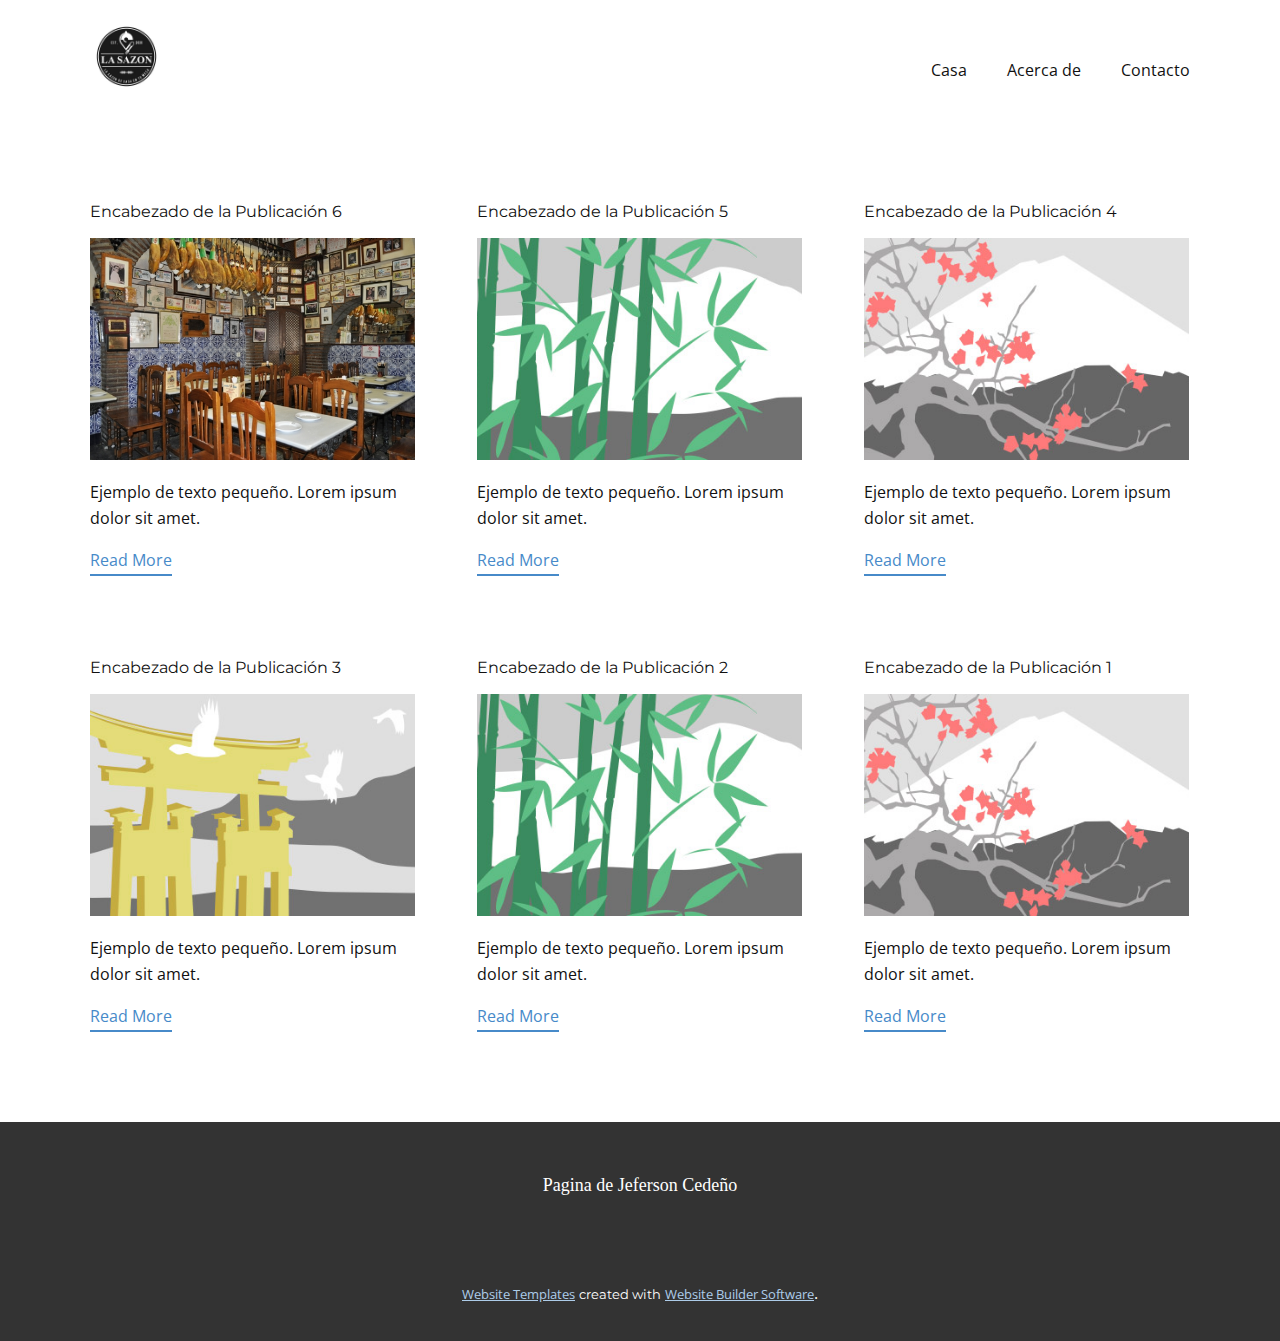
<file: blog/blog.html>
<html style="font-size: 16px;" lang="es"><head>
    <meta name="viewport" content="width=device-width, initial-scale=1.0">
    <meta charset="utf-8">
    <meta name="keywords" content="">
    <meta name="description" content="">
    <title>Blog Template</title>
    <link rel="stylesheet" href="../nicepage.css" media="screen">
<link rel="stylesheet" href="../Blog-Template.css" media="screen">
    <script class="u-script" type="text/javascript" src="../jquery.js" "="" defer=""></script>
    <script class="u-script" type="text/javascript" src="../nicepage.js" "="" defer=""></script>
    <meta name="generator" content="Nicepage 4.17.10, nicepage.com">
    <link id="u-theme-google-font" rel="stylesheet" href="https://fonts.googleapis.com/css?family=Roboto:100,100i,300,300i,400,400i,500,500i,700,700i,900,900i|Open+Sans:300,300i,400,400i,500,500i,600,600i,700,700i,800,800i">
    <link id="u-page-google-font" rel="stylesheet" href="https://fonts.googleapis.com/css?family=Montserrat:100,100i,200,200i,300,300i,400,400i,500,500i,600,600i,700,700i,800,800i,900,900i">
    
    
    <script type="application/ld+json">{
		"@context": "http://schema.org",
		"@type": "Organization",
		"name": "",
		"logo": "images/attachment_115992895.jpg"
}</script>
    <meta name="theme-color" content="#478ac9">
  </head>
  <body class="u-body u-xl-mode" data-lang="es"><header class="u-clearfix u-header u-white u-header" id="sec-7bec"><div class="u-clearfix u-sheet u-valign-top u-sheet-1">
        <a href="https://nicepage.com" class="u-image u-logo u-image-1" data-image-width="500" data-image-height="500">
          <img src="../images/attachment_115992895.jpg" class="u-logo-image u-logo-image-1">
        </a>
        <nav class="u-menu u-menu-dropdown u-offcanvas u-menu-1">
          <div class="menu-collapse" style="font-size: 1rem; letter-spacing: 0px;">
            <a class="u-button-style u-custom-left-right-menu-spacing u-custom-padding-bottom u-custom-top-bottom-menu-spacing u-nav-link u-text-active-palette-1-base u-text-hover-palette-2-base" href="#">
              <svg class="u-svg-link" viewBox="0 0 24 24"><use xmlns:xlink="http://www.w3.org/1999/xlink" xlink:href="#menu-hamburger"></use></svg>
              <svg class="u-svg-content" version="1.1" id="menu-hamburger" viewBox="0 0 16 16" x="0px" y="0px" xmlns:xlink="http://www.w3.org/1999/xlink" xmlns="http://www.w3.org/2000/svg"><g><rect y="1" width="16" height="2"></rect><rect y="7" width="16" height="2"></rect><rect y="13" width="16" height="2"></rect>
</g></svg>
            </a>
          </div>
          <div class="u-nav-container">
            <ul class="u-nav u-unstyled u-nav-1"><li class="u-nav-item"><a class="u-button-style u-nav-link u-text-active-palette-1-base u-text-hover-palette-2-base" href="../Casa.html" style="padding: 10px 20px;">Casa</a>
</li><li class="u-nav-item"><a class="u-button-style u-nav-link u-text-active-palette-1-base u-text-hover-palette-2-base" href="../Acerca-de.html" style="padding: 10px 20px;">Acerca de</a>
</li><li class="u-nav-item"><a class="u-button-style u-nav-link u-text-active-palette-1-base u-text-hover-palette-2-base" href="../Contacto.html" style="padding: 10px 20px;">Contacto</a>
</li></ul>
          </div>
          <div class="u-nav-container-collapse">
            <div class="u-black u-container-style u-inner-container-layout u-opacity u-opacity-95 u-sidenav">
              <div class="u-inner-container-layout u-sidenav-overflow">
                <div class="u-menu-close"></div>
                <ul class="u-align-center u-nav u-popupmenu-items u-unstyled u-nav-2"><li class="u-nav-item"><a class="u-button-style u-nav-link" href="../Casa.html">Casa</a>
</li><li class="u-nav-item"><a class="u-button-style u-nav-link" href="../Acerca-de.html">Acerca de</a>
</li><li class="u-nav-item"><a class="u-button-style u-nav-link" href="../Contacto.html">Contacto</a>
</li></ul>
              </div>
            </div>
            <div class="u-black u-menu-overlay u-opacity u-opacity-70"></div>
          </div>
        </nav>
      </div></header>
    <section class="u-clearfix u-section-1" id="sec-bc09">
      <div class="u-clearfix u-sheet u-valign-middle u-sheet-1"><!--blog--><!--blog_options_json--><!--{"type":"Recent","source":"","tags":"","count":""}--><!--/blog_options_json-->
        <div class="u-blog u-expanded-width u-repeater u-repeater-1"><!--blog_post-->
          <div class="u-blog-post u-container-style u-repeater-item u-white u-repeater-item-1">
            <div class="u-container-layout u-similar-container u-valign-top u-container-layout-1"><!--blog_post_header-->
              <h4 class="u-blog-control u-text u-text-1">
                <a class="u-post-header-link" href="../blog/enviar-5.html">Encabezado de la Publicación 6</a>
              </h4><!--/blog_post_header--><!--blog_post_image-->
              <a class="u-post-header-link" href="../blog/enviar-5.html"><img alt="" class="u-blog-control u-expanded-width u-image u-image-default u-image-1" src="../images/10_casa_puga.jpg"></a><!--/blog_post_image--><!--blog_post_content-->
              <div class="u-blog-control u-post-content u-text u-text-2 fr-view">Ejemplo de texto pequeño. Lorem ipsum dolor sit amet.</div><!--/blog_post_content--><!--blog_post_readmore-->
              <a href="../blog/enviar-5.html" class="u-blog-control u-border-2 u-border-palette-1-base u-btn u-btn-rectangle u-button-style u-none u-btn-1"><!--blog_post_readmore_content--><!--options_json--><!--{"content":"Read More","defaultValue":"Lee mas"}--><!--/options_json-->Read More<!--/blog_post_readmore_content--></a><!--/blog_post_readmore-->
            </div>
          </div><div class="u-blog-post u-container-style u-repeater-item u-video-cover u-white">
            <div class="u-container-layout u-similar-container u-valign-top u-container-layout-2"><!--blog_post_header-->
              <h4 class="u-blog-control u-text u-text-3">
                <a class="u-post-header-link" href="../blog/enviar-4.html">Encabezado de la Publicación 5</a>
              </h4><!--/blog_post_header--><!--blog_post_image-->
              <a class="u-post-header-link" href="../blog/enviar-4.html"><img alt="" class="u-blog-control u-expanded-width u-image u-image-default u-image-2" src="../images/68f64b9d.jpeg"></a><!--/blog_post_image--><!--blog_post_content-->
              <div class="u-blog-control u-post-content u-text u-text-4 fr-view">Ejemplo de texto pequeño. Lorem ipsum dolor sit amet.</div><!--/blog_post_content--><!--blog_post_readmore-->
              <a href="../blog/enviar-4.html" class="u-blog-control u-border-2 u-border-palette-1-base u-btn u-btn-rectangle u-button-style u-none u-btn-2"><!--blog_post_readmore_content--><!--options_json--><!--{"content":"Read More","defaultValue":"Lee mas"}--><!--/options_json-->Read More<!--/blog_post_readmore_content--></a><!--/blog_post_readmore-->
            </div>
          </div><div class="u-blog-post u-container-style u-repeater-item u-video-cover u-white">
            <div class="u-container-layout u-similar-container u-valign-top u-container-layout-3"><!--blog_post_header-->
              <h4 class="u-blog-control u-text u-text-5">
                <a class="u-post-header-link" href="../blog/enviar-3.html">Encabezado de la Publicación 4</a>
              </h4><!--/blog_post_header--><!--blog_post_image-->
              <a class="u-post-header-link" href="../blog/enviar-3.html"><img alt="" class="u-blog-control u-expanded-width u-image u-image-default u-image-3" src="../images/0fd3416c.jpeg"></a><!--/blog_post_image--><!--blog_post_content-->
              <div class="u-blog-control u-post-content u-text u-text-6 fr-view">Ejemplo de texto pequeño. Lorem ipsum dolor sit amet.</div><!--/blog_post_content--><!--blog_post_readmore-->
              <a href="../blog/enviar-3.html" class="u-blog-control u-border-2 u-border-palette-1-base u-btn u-btn-rectangle u-button-style u-none u-btn-3"><!--blog_post_readmore_content--><!--options_json--><!--{"content":"Read More","defaultValue":"Lee mas"}--><!--/options_json-->Read More<!--/blog_post_readmore_content--></a><!--/blog_post_readmore-->
            </div>
          </div><div class="u-blog-post u-container-style u-repeater-item u-white u-repeater-item-1">
            <div class="u-container-layout u-similar-container u-valign-top u-container-layout-1"><!--blog_post_header-->
              <h4 class="u-blog-control u-text u-text-1">
                <a class="u-post-header-link" href="../blog/enviar-2.html">Encabezado de la Publicación 3</a>
              </h4><!--/blog_post_header--><!--blog_post_image-->
              <a class="u-post-header-link" href="../blog/enviar-2.html"><img alt="" class="u-blog-control u-expanded-width u-image u-image-default u-image-1" src="../images/8ad73f3c.jpeg"></a><!--/blog_post_image--><!--blog_post_content-->
              <div class="u-blog-control u-post-content u-text u-text-2 fr-view">Ejemplo de texto pequeño. Lorem ipsum dolor sit amet.</div><!--/blog_post_content--><!--blog_post_readmore-->
              <a href="../blog/enviar-2.html" class="u-blog-control u-border-2 u-border-palette-1-base u-btn u-btn-rectangle u-button-style u-none u-btn-1"><!--blog_post_readmore_content--><!--options_json--><!--{"content":"Read More","defaultValue":"Lee mas"}--><!--/options_json-->Read More<!--/blog_post_readmore_content--></a><!--/blog_post_readmore-->
            </div>
          </div><div class="u-blog-post u-container-style u-repeater-item u-video-cover u-white">
            <div class="u-container-layout u-similar-container u-valign-top u-container-layout-2"><!--blog_post_header-->
              <h4 class="u-blog-control u-text u-text-3">
                <a class="u-post-header-link" href="../blog/enviar-1.html">Encabezado de la Publicación 2</a>
              </h4><!--/blog_post_header--><!--blog_post_image-->
              <a class="u-post-header-link" href="../blog/enviar-1.html"><img alt="" class="u-blog-control u-expanded-width u-image u-image-default u-image-2" src="../images/68f64b9d.jpeg"></a><!--/blog_post_image--><!--blog_post_content-->
              <div class="u-blog-control u-post-content u-text u-text-4 fr-view">Ejemplo de texto pequeño. Lorem ipsum dolor sit amet.</div><!--/blog_post_content--><!--blog_post_readmore-->
              <a href="../blog/enviar-1.html" class="u-blog-control u-border-2 u-border-palette-1-base u-btn u-btn-rectangle u-button-style u-none u-btn-2"><!--blog_post_readmore_content--><!--options_json--><!--{"content":"Read More","defaultValue":"Lee mas"}--><!--/options_json-->Read More<!--/blog_post_readmore_content--></a><!--/blog_post_readmore-->
            </div>
          </div><div class="u-blog-post u-container-style u-repeater-item u-video-cover u-white">
            <div class="u-container-layout u-similar-container u-valign-top u-container-layout-3"><!--blog_post_header-->
              <h4 class="u-blog-control u-text u-text-5">
                <a class="u-post-header-link" href="../blog/enviar.html">Encabezado de la Publicación 1</a>
              </h4><!--/blog_post_header--><!--blog_post_image-->
              <a class="u-post-header-link" href="../blog/enviar.html"><img alt="" class="u-blog-control u-expanded-width u-image u-image-default u-image-3" src="../images/0fd3416c.jpeg"></a><!--/blog_post_image--><!--blog_post_content-->
              <div class="u-blog-control u-post-content u-text u-text-6 fr-view">Ejemplo de texto pequeño. Lorem ipsum dolor sit amet.</div><!--/blog_post_content--><!--blog_post_readmore-->
              <a href="../blog/enviar.html" class="u-blog-control u-border-2 u-border-palette-1-base u-btn u-btn-rectangle u-button-style u-none u-btn-3"><!--blog_post_readmore_content--><!--options_json--><!--{"content":"Read More","defaultValue":"Lee mas"}--><!--/options_json-->Read More<!--/blog_post_readmore_content--></a><!--/blog_post_readmore-->
            </div>
          </div><!--/blog_post--><!--blog_post-->
          <!--/blog_post--><!--blog_post-->
          <!--/blog_post-->
        </div><!--/blog-->
      </div>
    </section>
    
    
    <footer class="u-align-center u-clearfix u-footer u-grey-80 u-footer" id="sec-a92a"><div class="u-clearfix u-sheet u-sheet-1">
        <p class="u-small-text u-text u-text-variant u-text-1">Pagina de Jeferson Cedeño</p>
      </div></footer>
    <section class="u-backlink u-clearfix u-grey-80">
      <a class="u-link" href="https://nicepage.com/website-templates" target="_blank">
        <span>Website Templates</span>
      </a>
      <p class="u-text">
        <span>created with</span>
      </p>
      <a class="u-link" href="" target="_blank">
        <span>Website Builder Software</span>
      </a>. 
    </section>
  
</body></html>
</file>
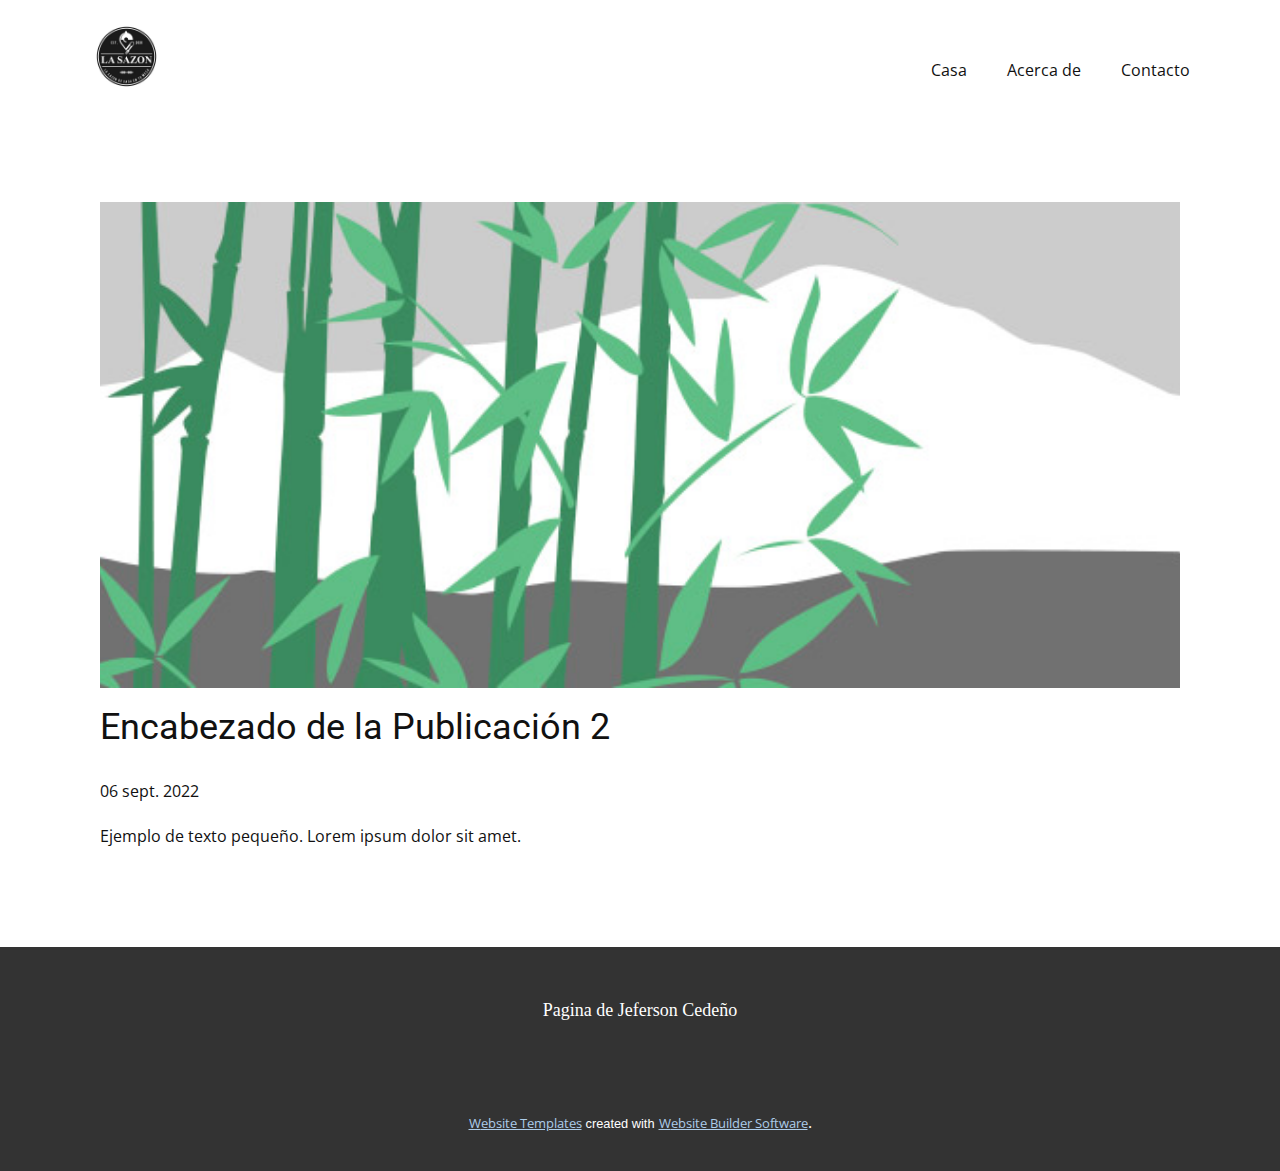
<file: blog/enviar-1.html>
<!doctype html>
<html style="font-size: 16px;" lang="es"><head>
    <meta name="viewport" content="width=device-width, initial-scale=1.0">
    <meta charset="utf-8">
    <meta name="keywords" content="Encabezado de la Publicación 1">
    <meta name="description" content="">
    <title>Encabezado de la Publicación 2</title>
    <link rel="stylesheet" href="../nicepage.css" media="screen">
<link rel="stylesheet" href="../Post-Template.css" media="screen">
    <script class="u-script" type="text/javascript" src="../jquery.js" "="" defer=""></script>
    <script class="u-script" type="text/javascript" src="../nicepage.js" "="" defer=""></script>
    <meta name="generator" content="Nicepage 4.17.10, nicepage.com">
    <link id="u-theme-google-font" rel="stylesheet" href="https://fonts.googleapis.com/css?family=Roboto:100,100i,300,300i,400,400i,500,500i,700,700i,900,900i|Open+Sans:300,300i,400,400i,500,500i,600,600i,700,700i,800,800i">
    
    
    <script type="application/ld+json">{
		"@context": "http://schema.org",
		"@type": "Organization",
		"name": "",
		"logo": "images/attachment_115992895.jpg"
}</script>
    <meta name="theme-color" content="#478ac9">
  </head>
  <body class="u-body u-xl-mode" data-lang="es"><header class="u-clearfix u-header u-white u-header" id="sec-7bec"><div class="u-clearfix u-sheet u-valign-top u-sheet-1">
        <a href="https://nicepage.com" class="u-image u-logo u-image-1" data-image-width="500" data-image-height="500">
          <img src="../images/attachment_115992895.jpg" class="u-logo-image u-logo-image-1">
        </a>
        <nav class="u-menu u-menu-dropdown u-offcanvas u-menu-1">
          <div class="menu-collapse" style="font-size: 1rem; letter-spacing: 0px;">
            <a class="u-button-style u-custom-left-right-menu-spacing u-custom-padding-bottom u-custom-top-bottom-menu-spacing u-nav-link u-text-active-palette-1-base u-text-hover-palette-2-base" href="#">
              <svg class="u-svg-link" viewBox="0 0 24 24"><use xmlns:xlink="http://www.w3.org/1999/xlink" xlink:href="#menu-hamburger"></use></svg>
              <svg class="u-svg-content" version="1.1" id="menu-hamburger" viewBox="0 0 16 16" x="0px" y="0px" xmlns:xlink="http://www.w3.org/1999/xlink" xmlns="http://www.w3.org/2000/svg"><g><rect y="1" width="16" height="2"></rect><rect y="7" width="16" height="2"></rect><rect y="13" width="16" height="2"></rect>
</g></svg>
            </a>
          </div>
          <div class="u-nav-container">
            <ul class="u-nav u-unstyled u-nav-1"><li class="u-nav-item"><a class="u-button-style u-nav-link u-text-active-palette-1-base u-text-hover-palette-2-base" href="../Casa.html" style="padding: 10px 20px;">Casa</a>
</li><li class="u-nav-item"><a class="u-button-style u-nav-link u-text-active-palette-1-base u-text-hover-palette-2-base" href="../Acerca-de.html" style="padding: 10px 20px;">Acerca de</a>
</li><li class="u-nav-item"><a class="u-button-style u-nav-link u-text-active-palette-1-base u-text-hover-palette-2-base" href="../Contacto.html" style="padding: 10px 20px;">Contacto</a>
</li></ul>
          </div>
          <div class="u-nav-container-collapse">
            <div class="u-black u-container-style u-inner-container-layout u-opacity u-opacity-95 u-sidenav">
              <div class="u-inner-container-layout u-sidenav-overflow">
                <div class="u-menu-close"></div>
                <ul class="u-align-center u-nav u-popupmenu-items u-unstyled u-nav-2"><li class="u-nav-item"><a class="u-button-style u-nav-link" href="../Casa.html">Casa</a>
</li><li class="u-nav-item"><a class="u-button-style u-nav-link" href="../Acerca-de.html">Acerca de</a>
</li><li class="u-nav-item"><a class="u-button-style u-nav-link" href="../Contacto.html">Contacto</a>
</li></ul>
              </div>
            </div>
            <div class="u-black u-menu-overlay u-opacity u-opacity-70"></div>
          </div>
        </nav>
      </div></header>
    <section class="u-align-center u-clearfix u-section-1" id="sec-3435">
      <div class="u-clearfix u-sheet u-valign-middle-md u-valign-middle-sm u-valign-middle-xs u-sheet-1"><!--post_details--><!--post_details_options_json--><!--{"source":""}--><!--/post_details_options_json--><!--blog_post-->
        <div class="u-container-style u-expanded-width u-post-details u-post-details-1">
          <div class="u-container-layout u-valign-middle u-container-layout-1"><!--blog_post_image-->
            <img alt="" class="u-blog-control u-expanded-width u-image u-image-default u-image-1" src="../images/68f64b9d.jpeg"><!--/blog_post_image--><!--blog_post_header-->
            <h2 class="u-blog-control u-text u-text-1">Encabezado de la Publicación 2</h2><!--/blog_post_header--><!--blog_post_metadata-->
            <div class="u-blog-control u-metadata u-metadata-1"><!--blog_post_metadata_date-->
              <span class="u-meta-date u-meta-icon">06 sept. 2022</span><!--/blog_post_metadata_date--><!--blog_post_metadata_category-->
              <!--/blog_post_metadata_category--><!--blog_post_metadata_comments-->
              <!--/blog_post_metadata_comments-->
            </div><!--/blog_post_metadata--><!--blog_post_content-->
            <div class="u-align-justify u-blog-control u-post-content u-text u-text-2 fr-view">
  Ejemplo de texto pequeño. Lorem ipsum dolor sit amet.
  </div><!--/blog_post_content-->
          </div>
        </div><!--/blog_post--><!--/post_details-->
      </div>
    </section>
    
    
    <footer class="u-align-center u-clearfix u-footer u-grey-80 u-footer" id="sec-a92a"><div class="u-clearfix u-sheet u-sheet-1">
        <p class="u-small-text u-text u-text-variant u-text-1">Pagina de Jeferson Cedeño</p>
      </div></footer>
    <section class="u-backlink u-clearfix u-grey-80">
      <a class="u-link" href="https://nicepage.com/website-templates" target="_blank">
        <span>Website Templates</span>
      </a>
      <p class="u-text">
        <span>created with</span>
      </p>
      <a class="u-link" href="" target="_blank">
        <span>Website Builder Software</span>
      </a>. 
    </section>
  
</body></html>
</file>
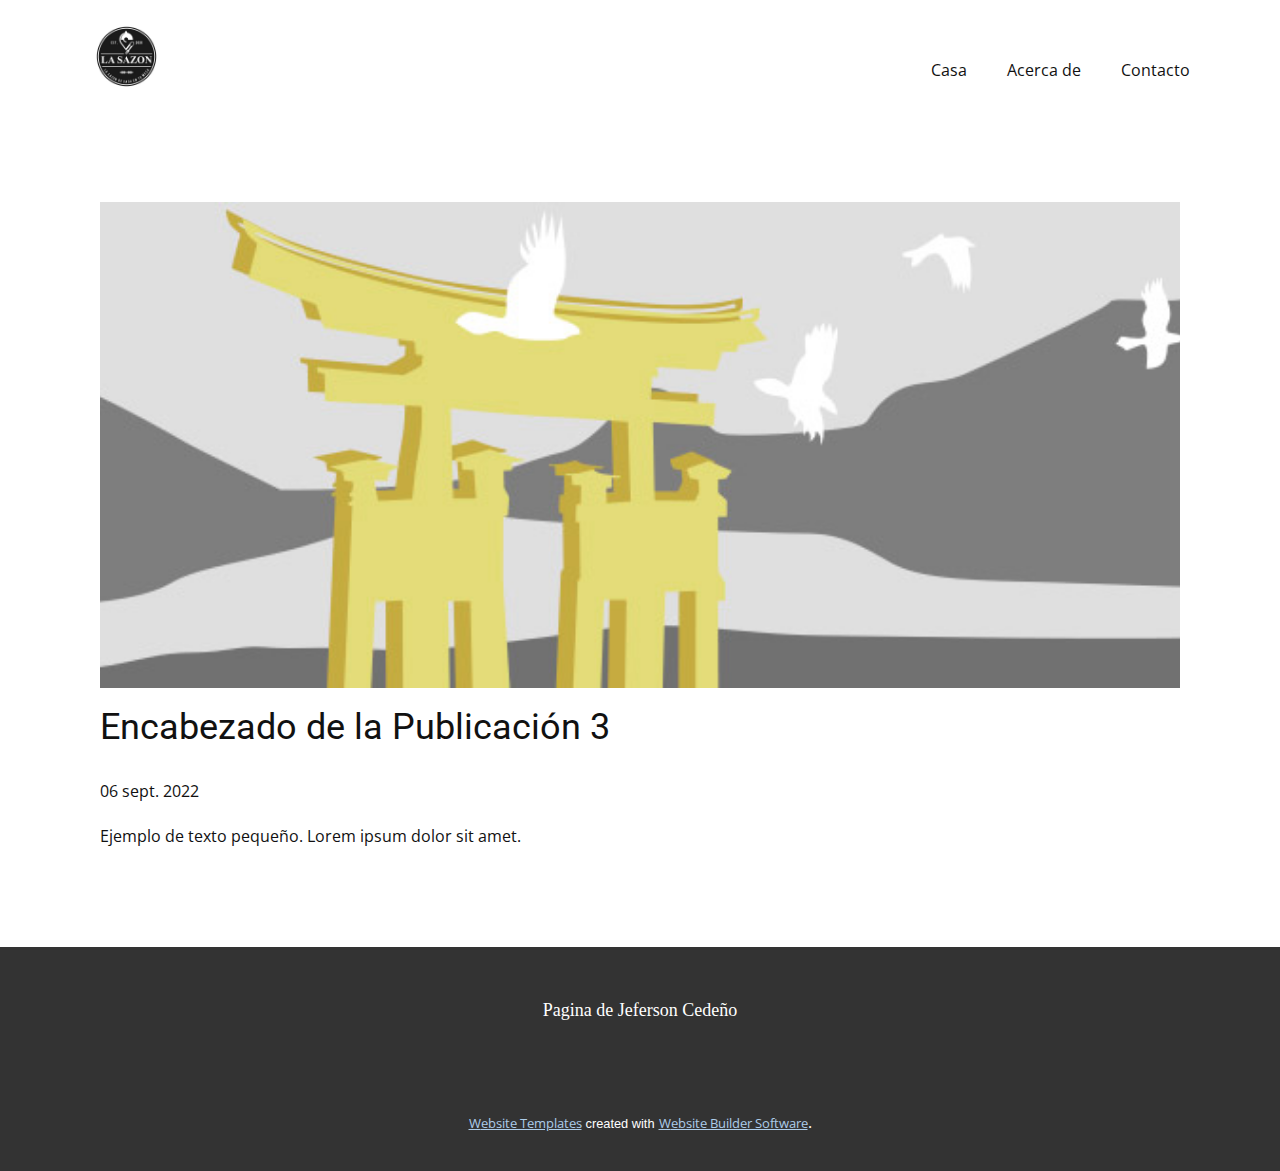
<file: blog/enviar-2.html>
<!doctype html>
<html style="font-size: 16px;" lang="es"><head>
    <meta name="viewport" content="width=device-width, initial-scale=1.0">
    <meta charset="utf-8">
    <meta name="keywords" content="Encabezado de la Publicación 1">
    <meta name="description" content="">
    <title>Encabezado de la Publicación 3</title>
    <link rel="stylesheet" href="../nicepage.css" media="screen">
<link rel="stylesheet" href="../Post-Template.css" media="screen">
    <script class="u-script" type="text/javascript" src="../jquery.js" "="" defer=""></script>
    <script class="u-script" type="text/javascript" src="../nicepage.js" "="" defer=""></script>
    <meta name="generator" content="Nicepage 4.17.10, nicepage.com">
    <link id="u-theme-google-font" rel="stylesheet" href="https://fonts.googleapis.com/css?family=Roboto:100,100i,300,300i,400,400i,500,500i,700,700i,900,900i|Open+Sans:300,300i,400,400i,500,500i,600,600i,700,700i,800,800i">
    
    
    <script type="application/ld+json">{
		"@context": "http://schema.org",
		"@type": "Organization",
		"name": "",
		"logo": "images/attachment_115992895.jpg"
}</script>
    <meta name="theme-color" content="#478ac9">
  </head>
  <body class="u-body u-xl-mode" data-lang="es"><header class="u-clearfix u-header u-white u-header" id="sec-7bec"><div class="u-clearfix u-sheet u-valign-top u-sheet-1">
        <a href="https://nicepage.com" class="u-image u-logo u-image-1" data-image-width="500" data-image-height="500">
          <img src="../images/attachment_115992895.jpg" class="u-logo-image u-logo-image-1">
        </a>
        <nav class="u-menu u-menu-dropdown u-offcanvas u-menu-1">
          <div class="menu-collapse" style="font-size: 1rem; letter-spacing: 0px;">
            <a class="u-button-style u-custom-left-right-menu-spacing u-custom-padding-bottom u-custom-top-bottom-menu-spacing u-nav-link u-text-active-palette-1-base u-text-hover-palette-2-base" href="#">
              <svg class="u-svg-link" viewBox="0 0 24 24"><use xmlns:xlink="http://www.w3.org/1999/xlink" xlink:href="#menu-hamburger"></use></svg>
              <svg class="u-svg-content" version="1.1" id="menu-hamburger" viewBox="0 0 16 16" x="0px" y="0px" xmlns:xlink="http://www.w3.org/1999/xlink" xmlns="http://www.w3.org/2000/svg"><g><rect y="1" width="16" height="2"></rect><rect y="7" width="16" height="2"></rect><rect y="13" width="16" height="2"></rect>
</g></svg>
            </a>
          </div>
          <div class="u-nav-container">
            <ul class="u-nav u-unstyled u-nav-1"><li class="u-nav-item"><a class="u-button-style u-nav-link u-text-active-palette-1-base u-text-hover-palette-2-base" href="../Casa.html" style="padding: 10px 20px;">Casa</a>
</li><li class="u-nav-item"><a class="u-button-style u-nav-link u-text-active-palette-1-base u-text-hover-palette-2-base" href="../Acerca-de.html" style="padding: 10px 20px;">Acerca de</a>
</li><li class="u-nav-item"><a class="u-button-style u-nav-link u-text-active-palette-1-base u-text-hover-palette-2-base" href="../Contacto.html" style="padding: 10px 20px;">Contacto</a>
</li></ul>
          </div>
          <div class="u-nav-container-collapse">
            <div class="u-black u-container-style u-inner-container-layout u-opacity u-opacity-95 u-sidenav">
              <div class="u-inner-container-layout u-sidenav-overflow">
                <div class="u-menu-close"></div>
                <ul class="u-align-center u-nav u-popupmenu-items u-unstyled u-nav-2"><li class="u-nav-item"><a class="u-button-style u-nav-link" href="../Casa.html">Casa</a>
</li><li class="u-nav-item"><a class="u-button-style u-nav-link" href="../Acerca-de.html">Acerca de</a>
</li><li class="u-nav-item"><a class="u-button-style u-nav-link" href="../Contacto.html">Contacto</a>
</li></ul>
              </div>
            </div>
            <div class="u-black u-menu-overlay u-opacity u-opacity-70"></div>
          </div>
        </nav>
      </div></header>
    <section class="u-align-center u-clearfix u-section-1" id="sec-3435">
      <div class="u-clearfix u-sheet u-valign-middle-md u-valign-middle-sm u-valign-middle-xs u-sheet-1"><!--post_details--><!--post_details_options_json--><!--{"source":""}--><!--/post_details_options_json--><!--blog_post-->
        <div class="u-container-style u-expanded-width u-post-details u-post-details-1">
          <div class="u-container-layout u-valign-middle u-container-layout-1"><!--blog_post_image-->
            <img alt="" class="u-blog-control u-expanded-width u-image u-image-default u-image-1" src="../images/8ad73f3c.jpeg"><!--/blog_post_image--><!--blog_post_header-->
            <h2 class="u-blog-control u-text u-text-1">Encabezado de la Publicación 3</h2><!--/blog_post_header--><!--blog_post_metadata-->
            <div class="u-blog-control u-metadata u-metadata-1"><!--blog_post_metadata_date-->
              <span class="u-meta-date u-meta-icon">06 sept. 2022</span><!--/blog_post_metadata_date--><!--blog_post_metadata_category-->
              <!--/blog_post_metadata_category--><!--blog_post_metadata_comments-->
              <!--/blog_post_metadata_comments-->
            </div><!--/blog_post_metadata--><!--blog_post_content-->
            <div class="u-align-justify u-blog-control u-post-content u-text u-text-2 fr-view">
  Ejemplo de texto pequeño. Lorem ipsum dolor sit amet.
  </div><!--/blog_post_content-->
          </div>
        </div><!--/blog_post--><!--/post_details-->
      </div>
    </section>
    
    
    <footer class="u-align-center u-clearfix u-footer u-grey-80 u-footer" id="sec-a92a"><div class="u-clearfix u-sheet u-sheet-1">
        <p class="u-small-text u-text u-text-variant u-text-1">Pagina de Jeferson Cedeño</p>
      </div></footer>
    <section class="u-backlink u-clearfix u-grey-80">
      <a class="u-link" href="https://nicepage.com/website-templates" target="_blank">
        <span>Website Templates</span>
      </a>
      <p class="u-text">
        <span>created with</span>
      </p>
      <a class="u-link" href="" target="_blank">
        <span>Website Builder Software</span>
      </a>. 
    </section>
  
</body></html>
</file>
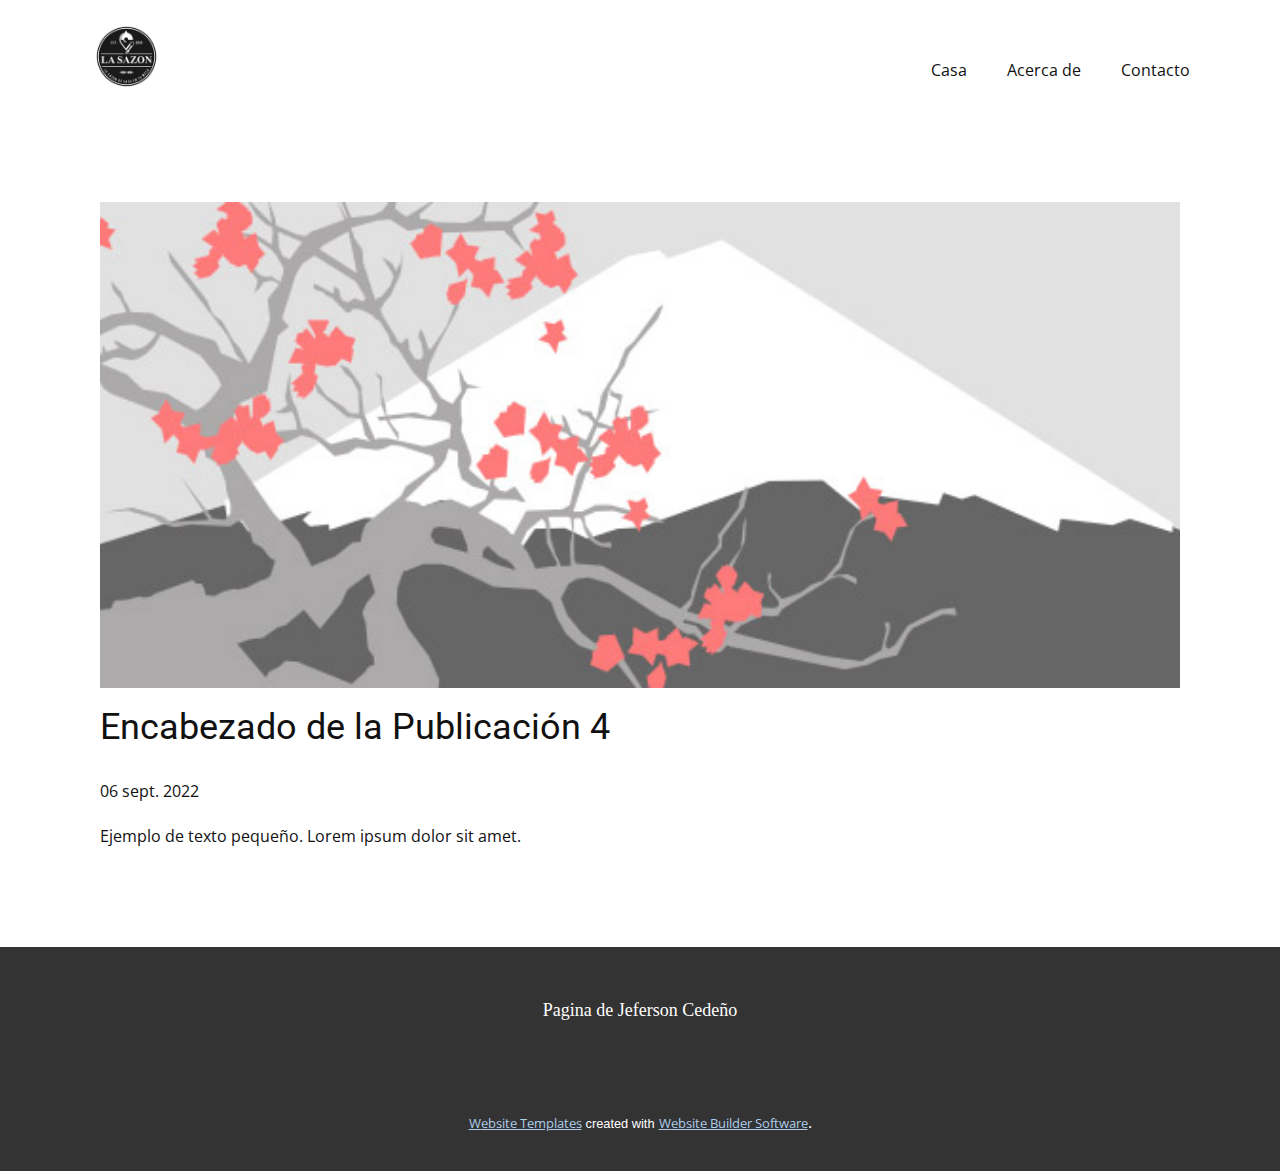
<file: blog/enviar-3.html>
<!doctype html>
<html style="font-size: 16px;" lang="es"><head>
    <meta name="viewport" content="width=device-width, initial-scale=1.0">
    <meta charset="utf-8">
    <meta name="keywords" content="Encabezado de la Publicación 1">
    <meta name="description" content="">
    <title>Encabezado de la Publicación 4</title>
    <link rel="stylesheet" href="../nicepage.css" media="screen">
<link rel="stylesheet" href="../Post-Template.css" media="screen">
    <script class="u-script" type="text/javascript" src="../jquery.js" "="" defer=""></script>
    <script class="u-script" type="text/javascript" src="../nicepage.js" "="" defer=""></script>
    <meta name="generator" content="Nicepage 4.17.10, nicepage.com">
    <link id="u-theme-google-font" rel="stylesheet" href="https://fonts.googleapis.com/css?family=Roboto:100,100i,300,300i,400,400i,500,500i,700,700i,900,900i|Open+Sans:300,300i,400,400i,500,500i,600,600i,700,700i,800,800i">
    
    
    <script type="application/ld+json">{
		"@context": "http://schema.org",
		"@type": "Organization",
		"name": "",
		"logo": "images/attachment_115992895.jpg"
}</script>
    <meta name="theme-color" content="#478ac9">
  </head>
  <body class="u-body u-xl-mode" data-lang="es"><header class="u-clearfix u-header u-white u-header" id="sec-7bec"><div class="u-clearfix u-sheet u-valign-top u-sheet-1">
        <a href="https://nicepage.com" class="u-image u-logo u-image-1" data-image-width="500" data-image-height="500">
          <img src="../images/attachment_115992895.jpg" class="u-logo-image u-logo-image-1">
        </a>
        <nav class="u-menu u-menu-dropdown u-offcanvas u-menu-1">
          <div class="menu-collapse" style="font-size: 1rem; letter-spacing: 0px;">
            <a class="u-button-style u-custom-left-right-menu-spacing u-custom-padding-bottom u-custom-top-bottom-menu-spacing u-nav-link u-text-active-palette-1-base u-text-hover-palette-2-base" href="#">
              <svg class="u-svg-link" viewBox="0 0 24 24"><use xmlns:xlink="http://www.w3.org/1999/xlink" xlink:href="#menu-hamburger"></use></svg>
              <svg class="u-svg-content" version="1.1" id="menu-hamburger" viewBox="0 0 16 16" x="0px" y="0px" xmlns:xlink="http://www.w3.org/1999/xlink" xmlns="http://www.w3.org/2000/svg"><g><rect y="1" width="16" height="2"></rect><rect y="7" width="16" height="2"></rect><rect y="13" width="16" height="2"></rect>
</g></svg>
            </a>
          </div>
          <div class="u-nav-container">
            <ul class="u-nav u-unstyled u-nav-1"><li class="u-nav-item"><a class="u-button-style u-nav-link u-text-active-palette-1-base u-text-hover-palette-2-base" href="../Casa.html" style="padding: 10px 20px;">Casa</a>
</li><li class="u-nav-item"><a class="u-button-style u-nav-link u-text-active-palette-1-base u-text-hover-palette-2-base" href="../Acerca-de.html" style="padding: 10px 20px;">Acerca de</a>
</li><li class="u-nav-item"><a class="u-button-style u-nav-link u-text-active-palette-1-base u-text-hover-palette-2-base" href="../Contacto.html" style="padding: 10px 20px;">Contacto</a>
</li></ul>
          </div>
          <div class="u-nav-container-collapse">
            <div class="u-black u-container-style u-inner-container-layout u-opacity u-opacity-95 u-sidenav">
              <div class="u-inner-container-layout u-sidenav-overflow">
                <div class="u-menu-close"></div>
                <ul class="u-align-center u-nav u-popupmenu-items u-unstyled u-nav-2"><li class="u-nav-item"><a class="u-button-style u-nav-link" href="../Casa.html">Casa</a>
</li><li class="u-nav-item"><a class="u-button-style u-nav-link" href="../Acerca-de.html">Acerca de</a>
</li><li class="u-nav-item"><a class="u-button-style u-nav-link" href="../Contacto.html">Contacto</a>
</li></ul>
              </div>
            </div>
            <div class="u-black u-menu-overlay u-opacity u-opacity-70"></div>
          </div>
        </nav>
      </div></header>
    <section class="u-align-center u-clearfix u-section-1" id="sec-3435">
      <div class="u-clearfix u-sheet u-valign-middle-md u-valign-middle-sm u-valign-middle-xs u-sheet-1"><!--post_details--><!--post_details_options_json--><!--{"source":""}--><!--/post_details_options_json--><!--blog_post-->
        <div class="u-container-style u-expanded-width u-post-details u-post-details-1">
          <div class="u-container-layout u-valign-middle u-container-layout-1"><!--blog_post_image-->
            <img alt="" class="u-blog-control u-expanded-width u-image u-image-default u-image-1" src="../images/0fd3416c.jpeg"><!--/blog_post_image--><!--blog_post_header-->
            <h2 class="u-blog-control u-text u-text-1">Encabezado de la Publicación 4</h2><!--/blog_post_header--><!--blog_post_metadata-->
            <div class="u-blog-control u-metadata u-metadata-1"><!--blog_post_metadata_date-->
              <span class="u-meta-date u-meta-icon">06 sept. 2022</span><!--/blog_post_metadata_date--><!--blog_post_metadata_category-->
              <!--/blog_post_metadata_category--><!--blog_post_metadata_comments-->
              <!--/blog_post_metadata_comments-->
            </div><!--/blog_post_metadata--><!--blog_post_content-->
            <div class="u-align-justify u-blog-control u-post-content u-text u-text-2 fr-view">
  Ejemplo de texto pequeño. Lorem ipsum dolor sit amet.
  </div><!--/blog_post_content-->
          </div>
        </div><!--/blog_post--><!--/post_details-->
      </div>
    </section>
    
    
    <footer class="u-align-center u-clearfix u-footer u-grey-80 u-footer" id="sec-a92a"><div class="u-clearfix u-sheet u-sheet-1">
        <p class="u-small-text u-text u-text-variant u-text-1">Pagina de Jeferson Cedeño</p>
      </div></footer>
    <section class="u-backlink u-clearfix u-grey-80">
      <a class="u-link" href="https://nicepage.com/website-templates" target="_blank">
        <span>Website Templates</span>
      </a>
      <p class="u-text">
        <span>created with</span>
      </p>
      <a class="u-link" href="" target="_blank">
        <span>Website Builder Software</span>
      </a>. 
    </section>
  
</body></html>
</file>
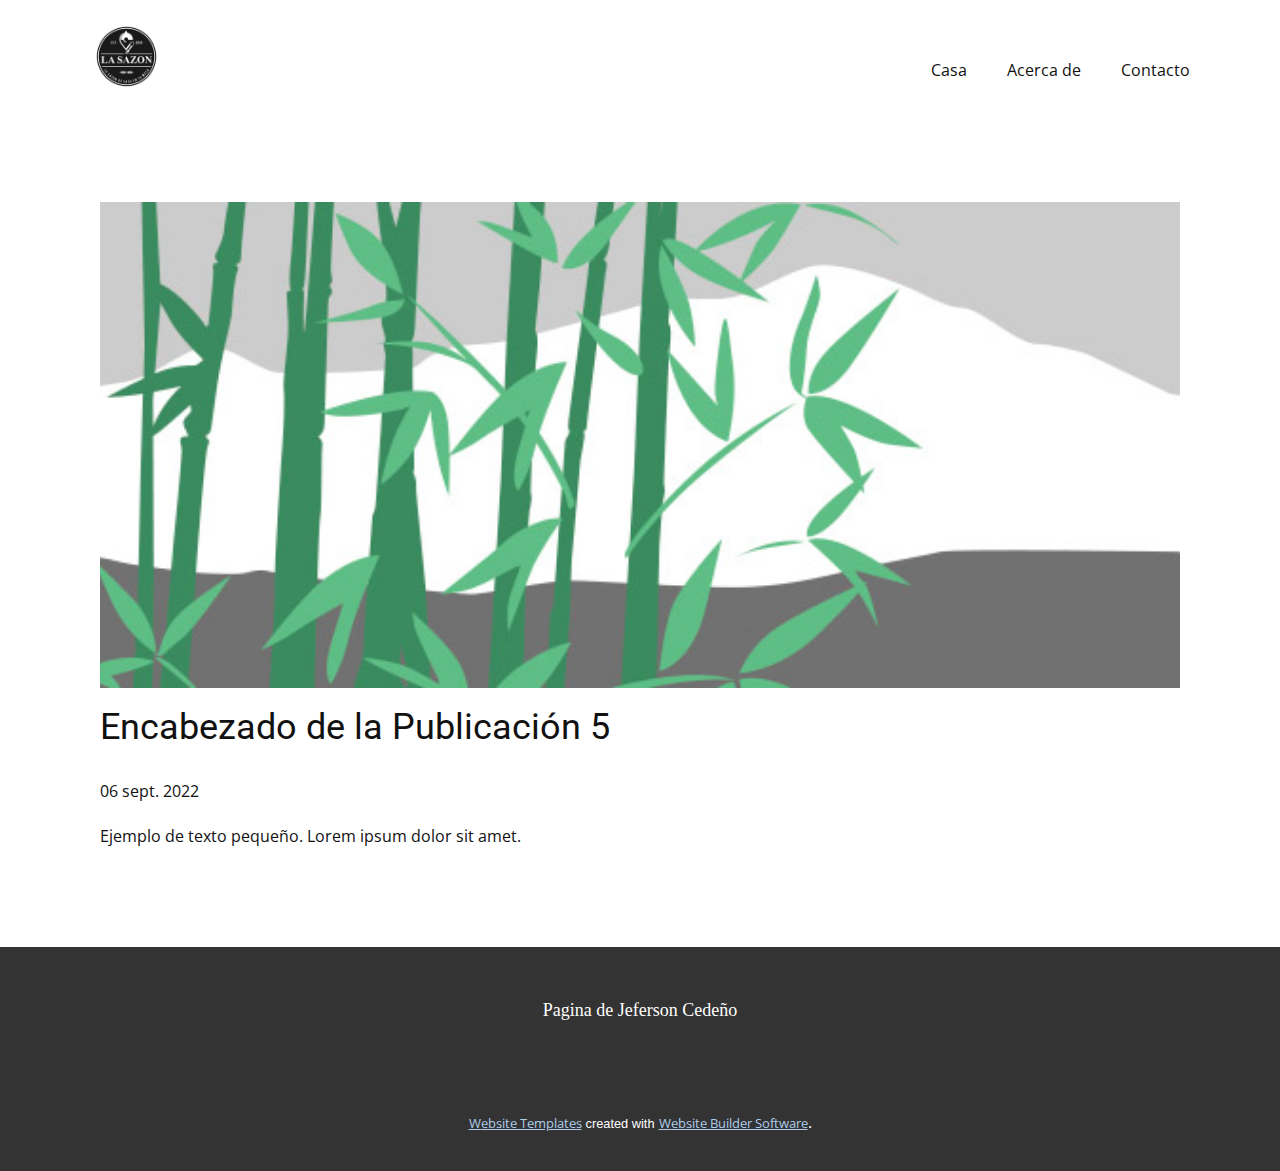
<file: blog/enviar-4.html>
<!doctype html>
<html style="font-size: 16px;" lang="es"><head>
    <meta name="viewport" content="width=device-width, initial-scale=1.0">
    <meta charset="utf-8">
    <meta name="keywords" content="Encabezado de la Publicación 1">
    <meta name="description" content="">
    <title>Encabezado de la Publicación 5</title>
    <link rel="stylesheet" href="../nicepage.css" media="screen">
<link rel="stylesheet" href="../Post-Template.css" media="screen">
    <script class="u-script" type="text/javascript" src="../jquery.js" "="" defer=""></script>
    <script class="u-script" type="text/javascript" src="../nicepage.js" "="" defer=""></script>
    <meta name="generator" content="Nicepage 4.17.10, nicepage.com">
    <link id="u-theme-google-font" rel="stylesheet" href="https://fonts.googleapis.com/css?family=Roboto:100,100i,300,300i,400,400i,500,500i,700,700i,900,900i|Open+Sans:300,300i,400,400i,500,500i,600,600i,700,700i,800,800i">
    
    
    <script type="application/ld+json">{
		"@context": "http://schema.org",
		"@type": "Organization",
		"name": "",
		"logo": "images/attachment_115992895.jpg"
}</script>
    <meta name="theme-color" content="#478ac9">
  </head>
  <body class="u-body u-xl-mode" data-lang="es"><header class="u-clearfix u-header u-white u-header" id="sec-7bec"><div class="u-clearfix u-sheet u-valign-top u-sheet-1">
        <a href="https://nicepage.com" class="u-image u-logo u-image-1" data-image-width="500" data-image-height="500">
          <img src="../images/attachment_115992895.jpg" class="u-logo-image u-logo-image-1">
        </a>
        <nav class="u-menu u-menu-dropdown u-offcanvas u-menu-1">
          <div class="menu-collapse" style="font-size: 1rem; letter-spacing: 0px;">
            <a class="u-button-style u-custom-left-right-menu-spacing u-custom-padding-bottom u-custom-top-bottom-menu-spacing u-nav-link u-text-active-palette-1-base u-text-hover-palette-2-base" href="#">
              <svg class="u-svg-link" viewBox="0 0 24 24"><use xmlns:xlink="http://www.w3.org/1999/xlink" xlink:href="#menu-hamburger"></use></svg>
              <svg class="u-svg-content" version="1.1" id="menu-hamburger" viewBox="0 0 16 16" x="0px" y="0px" xmlns:xlink="http://www.w3.org/1999/xlink" xmlns="http://www.w3.org/2000/svg"><g><rect y="1" width="16" height="2"></rect><rect y="7" width="16" height="2"></rect><rect y="13" width="16" height="2"></rect>
</g></svg>
            </a>
          </div>
          <div class="u-nav-container">
            <ul class="u-nav u-unstyled u-nav-1"><li class="u-nav-item"><a class="u-button-style u-nav-link u-text-active-palette-1-base u-text-hover-palette-2-base" href="../Casa.html" style="padding: 10px 20px;">Casa</a>
</li><li class="u-nav-item"><a class="u-button-style u-nav-link u-text-active-palette-1-base u-text-hover-palette-2-base" href="../Acerca-de.html" style="padding: 10px 20px;">Acerca de</a>
</li><li class="u-nav-item"><a class="u-button-style u-nav-link u-text-active-palette-1-base u-text-hover-palette-2-base" href="../Contacto.html" style="padding: 10px 20px;">Contacto</a>
</li></ul>
          </div>
          <div class="u-nav-container-collapse">
            <div class="u-black u-container-style u-inner-container-layout u-opacity u-opacity-95 u-sidenav">
              <div class="u-inner-container-layout u-sidenav-overflow">
                <div class="u-menu-close"></div>
                <ul class="u-align-center u-nav u-popupmenu-items u-unstyled u-nav-2"><li class="u-nav-item"><a class="u-button-style u-nav-link" href="../Casa.html">Casa</a>
</li><li class="u-nav-item"><a class="u-button-style u-nav-link" href="../Acerca-de.html">Acerca de</a>
</li><li class="u-nav-item"><a class="u-button-style u-nav-link" href="../Contacto.html">Contacto</a>
</li></ul>
              </div>
            </div>
            <div class="u-black u-menu-overlay u-opacity u-opacity-70"></div>
          </div>
        </nav>
      </div></header>
    <section class="u-align-center u-clearfix u-section-1" id="sec-3435">
      <div class="u-clearfix u-sheet u-valign-middle-md u-valign-middle-sm u-valign-middle-xs u-sheet-1"><!--post_details--><!--post_details_options_json--><!--{"source":""}--><!--/post_details_options_json--><!--blog_post-->
        <div class="u-container-style u-expanded-width u-post-details u-post-details-1">
          <div class="u-container-layout u-valign-middle u-container-layout-1"><!--blog_post_image-->
            <img alt="" class="u-blog-control u-expanded-width u-image u-image-default u-image-1" src="../images/68f64b9d.jpeg"><!--/blog_post_image--><!--blog_post_header-->
            <h2 class="u-blog-control u-text u-text-1">Encabezado de la Publicación 5</h2><!--/blog_post_header--><!--blog_post_metadata-->
            <div class="u-blog-control u-metadata u-metadata-1"><!--blog_post_metadata_date-->
              <span class="u-meta-date u-meta-icon">06 sept. 2022</span><!--/blog_post_metadata_date--><!--blog_post_metadata_category-->
              <!--/blog_post_metadata_category--><!--blog_post_metadata_comments-->
              <!--/blog_post_metadata_comments-->
            </div><!--/blog_post_metadata--><!--blog_post_content-->
            <div class="u-align-justify u-blog-control u-post-content u-text u-text-2 fr-view">
  Ejemplo de texto pequeño. Lorem ipsum dolor sit amet.
  </div><!--/blog_post_content-->
          </div>
        </div><!--/blog_post--><!--/post_details-->
      </div>
    </section>
    
    
    <footer class="u-align-center u-clearfix u-footer u-grey-80 u-footer" id="sec-a92a"><div class="u-clearfix u-sheet u-sheet-1">
        <p class="u-small-text u-text u-text-variant u-text-1">Pagina de Jeferson Cedeño</p>
      </div></footer>
    <section class="u-backlink u-clearfix u-grey-80">
      <a class="u-link" href="https://nicepage.com/website-templates" target="_blank">
        <span>Website Templates</span>
      </a>
      <p class="u-text">
        <span>created with</span>
      </p>
      <a class="u-link" href="" target="_blank">
        <span>Website Builder Software</span>
      </a>. 
    </section>
  
</body></html>
</file>
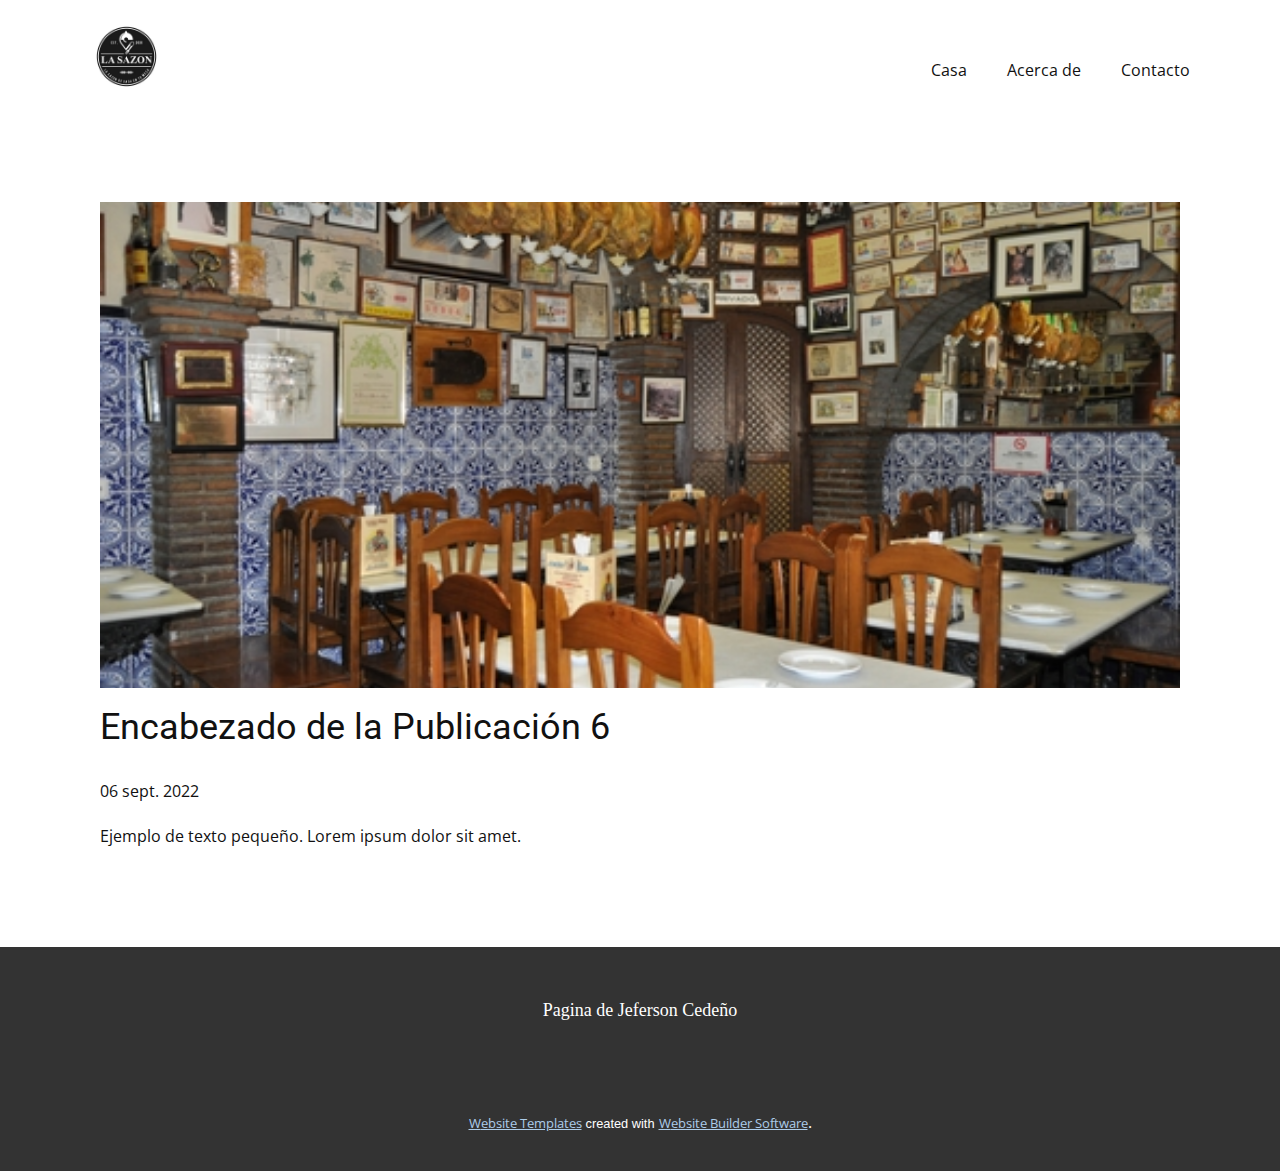
<file: blog/enviar-5.html>
<!doctype html>
<html style="font-size: 16px;" lang="es"><head>
    <meta name="viewport" content="width=device-width, initial-scale=1.0">
    <meta charset="utf-8">
    <meta name="keywords" content="Encabezado de la Publicación 1">
    <meta name="description" content="">
    <title>Encabezado de la Publicación 6</title>
    <link rel="stylesheet" href="../nicepage.css" media="screen">
<link rel="stylesheet" href="../Post-Template.css" media="screen">
    <script class="u-script" type="text/javascript" src="../jquery.js" "="" defer=""></script>
    <script class="u-script" type="text/javascript" src="../nicepage.js" "="" defer=""></script>
    <meta name="generator" content="Nicepage 4.17.10, nicepage.com">
    <link id="u-theme-google-font" rel="stylesheet" href="https://fonts.googleapis.com/css?family=Roboto:100,100i,300,300i,400,400i,500,500i,700,700i,900,900i|Open+Sans:300,300i,400,400i,500,500i,600,600i,700,700i,800,800i">
    
    
    <script type="application/ld+json">{
		"@context": "http://schema.org",
		"@type": "Organization",
		"name": "",
		"logo": "images/attachment_115992895.jpg"
}</script>
    <meta name="theme-color" content="#478ac9">
  </head>
  <body class="u-body u-xl-mode" data-lang="es"><header class="u-clearfix u-header u-white u-header" id="sec-7bec"><div class="u-clearfix u-sheet u-valign-top u-sheet-1">
        <a href="https://nicepage.com" class="u-image u-logo u-image-1" data-image-width="500" data-image-height="500">
          <img src="../images/attachment_115992895.jpg" class="u-logo-image u-logo-image-1">
        </a>
        <nav class="u-menu u-menu-dropdown u-offcanvas u-menu-1">
          <div class="menu-collapse" style="font-size: 1rem; letter-spacing: 0px;">
            <a class="u-button-style u-custom-left-right-menu-spacing u-custom-padding-bottom u-custom-top-bottom-menu-spacing u-nav-link u-text-active-palette-1-base u-text-hover-palette-2-base" href="#">
              <svg class="u-svg-link" viewBox="0 0 24 24"><use xmlns:xlink="http://www.w3.org/1999/xlink" xlink:href="#menu-hamburger"></use></svg>
              <svg class="u-svg-content" version="1.1" id="menu-hamburger" viewBox="0 0 16 16" x="0px" y="0px" xmlns:xlink="http://www.w3.org/1999/xlink" xmlns="http://www.w3.org/2000/svg"><g><rect y="1" width="16" height="2"></rect><rect y="7" width="16" height="2"></rect><rect y="13" width="16" height="2"></rect>
</g></svg>
            </a>
          </div>
          <div class="u-nav-container">
            <ul class="u-nav u-unstyled u-nav-1"><li class="u-nav-item"><a class="u-button-style u-nav-link u-text-active-palette-1-base u-text-hover-palette-2-base" href="../Casa.html" style="padding: 10px 20px;">Casa</a>
</li><li class="u-nav-item"><a class="u-button-style u-nav-link u-text-active-palette-1-base u-text-hover-palette-2-base" href="../Acerca-de.html" style="padding: 10px 20px;">Acerca de</a>
</li><li class="u-nav-item"><a class="u-button-style u-nav-link u-text-active-palette-1-base u-text-hover-palette-2-base" href="../Contacto.html" style="padding: 10px 20px;">Contacto</a>
</li></ul>
          </div>
          <div class="u-nav-container-collapse">
            <div class="u-black u-container-style u-inner-container-layout u-opacity u-opacity-95 u-sidenav">
              <div class="u-inner-container-layout u-sidenav-overflow">
                <div class="u-menu-close"></div>
                <ul class="u-align-center u-nav u-popupmenu-items u-unstyled u-nav-2"><li class="u-nav-item"><a class="u-button-style u-nav-link" href="../Casa.html">Casa</a>
</li><li class="u-nav-item"><a class="u-button-style u-nav-link" href="../Acerca-de.html">Acerca de</a>
</li><li class="u-nav-item"><a class="u-button-style u-nav-link" href="../Contacto.html">Contacto</a>
</li></ul>
              </div>
            </div>
            <div class="u-black u-menu-overlay u-opacity u-opacity-70"></div>
          </div>
        </nav>
      </div></header>
    <section class="u-align-center u-clearfix u-section-1" id="sec-3435">
      <div class="u-clearfix u-sheet u-valign-middle-md u-valign-middle-sm u-valign-middle-xs u-sheet-1"><!--post_details--><!--post_details_options_json--><!--{"source":""}--><!--/post_details_options_json--><!--blog_post-->
        <div class="u-container-style u-expanded-width u-post-details u-post-details-1">
          <div class="u-container-layout u-valign-middle u-container-layout-1"><!--blog_post_image-->
            <img alt="" class="u-blog-control u-expanded-width u-image u-image-default u-image-1" src="../images/10_casa_puga.jpg"><!--/blog_post_image--><!--blog_post_header-->
            <h2 class="u-blog-control u-text u-text-1">Encabezado de la Publicación 6</h2><!--/blog_post_header--><!--blog_post_metadata-->
            <div class="u-blog-control u-metadata u-metadata-1"><!--blog_post_metadata_date-->
              <span class="u-meta-date u-meta-icon">06 sept. 2022</span><!--/blog_post_metadata_date--><!--blog_post_metadata_category-->
              <!--/blog_post_metadata_category--><!--blog_post_metadata_comments-->
              <!--/blog_post_metadata_comments-->
            </div><!--/blog_post_metadata--><!--blog_post_content-->
            <div class="u-align-justify u-blog-control u-post-content u-text u-text-2 fr-view">
  Ejemplo de texto pequeño. Lorem ipsum dolor sit amet.
  </div><!--/blog_post_content-->
          </div>
        </div><!--/blog_post--><!--/post_details-->
      </div>
    </section>
    
    
    <footer class="u-align-center u-clearfix u-footer u-grey-80 u-footer" id="sec-a92a"><div class="u-clearfix u-sheet u-sheet-1">
        <p class="u-small-text u-text u-text-variant u-text-1">Pagina de Jeferson Cedeño</p>
      </div></footer>
    <section class="u-backlink u-clearfix u-grey-80">
      <a class="u-link" href="https://nicepage.com/website-templates" target="_blank">
        <span>Website Templates</span>
      </a>
      <p class="u-text">
        <span>created with</span>
      </p>
      <a class="u-link" href="" target="_blank">
        <span>Website Builder Software</span>
      </a>. 
    </section>
  
</body></html>
</file>
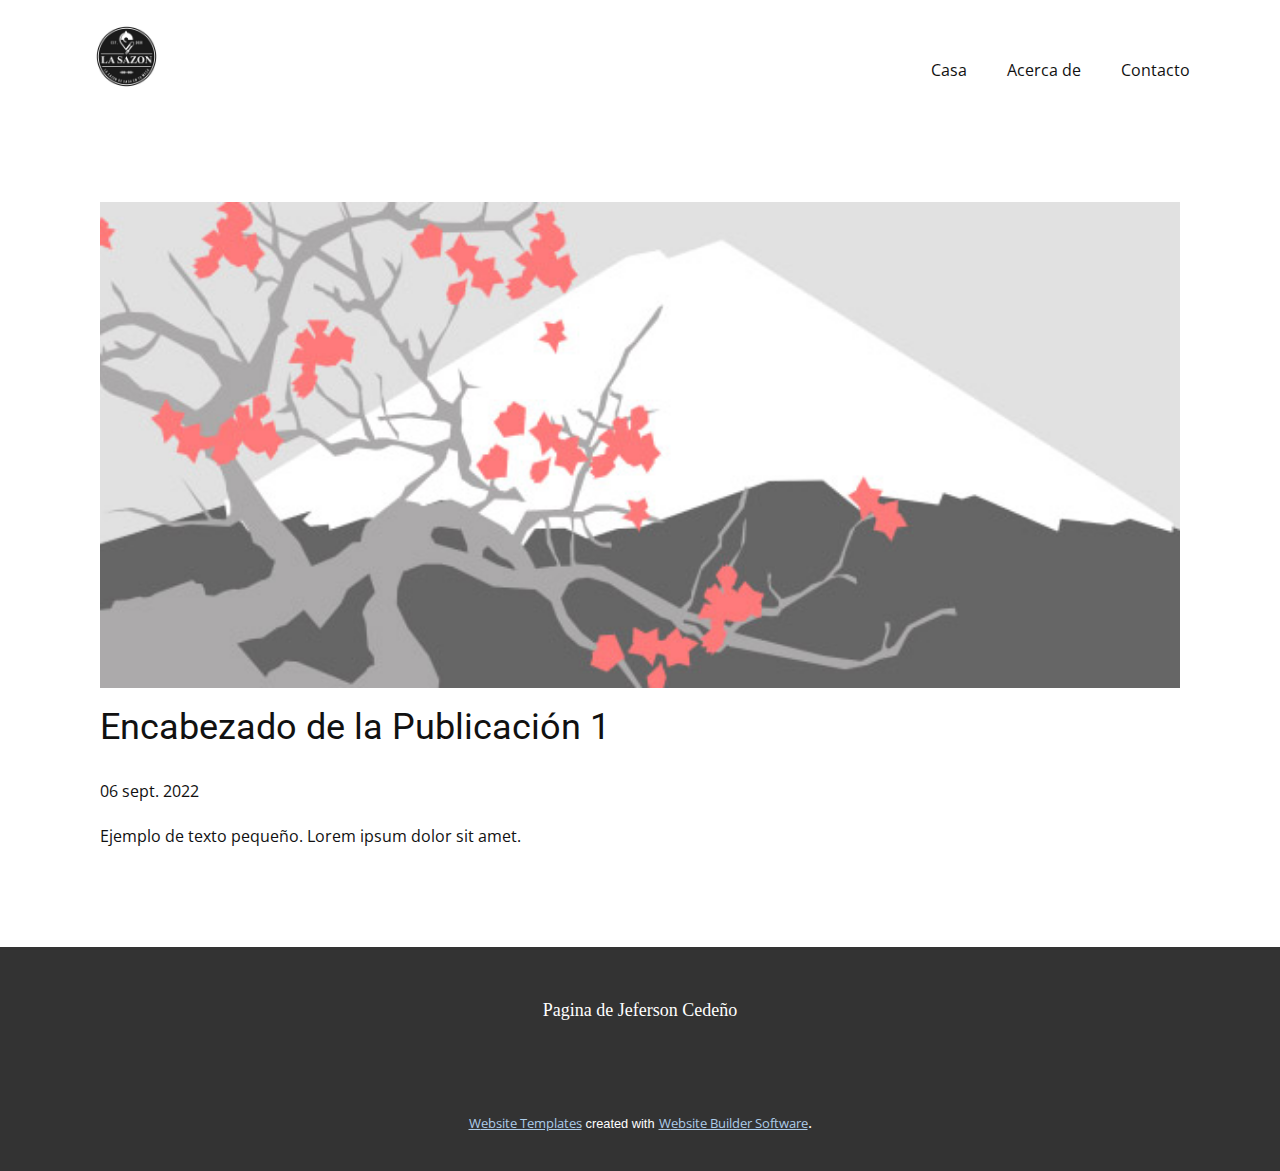
<file: blog/enviar.html>
<!doctype html>
<html style="font-size: 16px;" lang="es"><head>
    <meta name="viewport" content="width=device-width, initial-scale=1.0">
    <meta charset="utf-8">
    <meta name="keywords" content="Encabezado de la Publicación 1">
    <meta name="description" content="">
    <title>Encabezado de la Publicación 1</title>
    <link rel="stylesheet" href="../nicepage.css" media="screen">
<link rel="stylesheet" href="../Post-Template.css" media="screen">
    <script class="u-script" type="text/javascript" src="../jquery.js" "="" defer=""></script>
    <script class="u-script" type="text/javascript" src="../nicepage.js" "="" defer=""></script>
    <meta name="generator" content="Nicepage 4.17.10, nicepage.com">
    <link id="u-theme-google-font" rel="stylesheet" href="https://fonts.googleapis.com/css?family=Roboto:100,100i,300,300i,400,400i,500,500i,700,700i,900,900i|Open+Sans:300,300i,400,400i,500,500i,600,600i,700,700i,800,800i">
    
    
    <script type="application/ld+json">{
		"@context": "http://schema.org",
		"@type": "Organization",
		"name": "",
		"logo": "images/attachment_115992895.jpg"
}</script>
    <meta name="theme-color" content="#478ac9">
  </head>
  <body class="u-body u-xl-mode" data-lang="es"><header class="u-clearfix u-header u-white u-header" id="sec-7bec"><div class="u-clearfix u-sheet u-valign-top u-sheet-1">
        <a href="https://nicepage.com" class="u-image u-logo u-image-1" data-image-width="500" data-image-height="500">
          <img src="../images/attachment_115992895.jpg" class="u-logo-image u-logo-image-1">
        </a>
        <nav class="u-menu u-menu-dropdown u-offcanvas u-menu-1">
          <div class="menu-collapse" style="font-size: 1rem; letter-spacing: 0px;">
            <a class="u-button-style u-custom-left-right-menu-spacing u-custom-padding-bottom u-custom-top-bottom-menu-spacing u-nav-link u-text-active-palette-1-base u-text-hover-palette-2-base" href="#">
              <svg class="u-svg-link" viewBox="0 0 24 24"><use xmlns:xlink="http://www.w3.org/1999/xlink" xlink:href="#menu-hamburger"></use></svg>
              <svg class="u-svg-content" version="1.1" id="menu-hamburger" viewBox="0 0 16 16" x="0px" y="0px" xmlns:xlink="http://www.w3.org/1999/xlink" xmlns="http://www.w3.org/2000/svg"><g><rect y="1" width="16" height="2"></rect><rect y="7" width="16" height="2"></rect><rect y="13" width="16" height="2"></rect>
</g></svg>
            </a>
          </div>
          <div class="u-nav-container">
            <ul class="u-nav u-unstyled u-nav-1"><li class="u-nav-item"><a class="u-button-style u-nav-link u-text-active-palette-1-base u-text-hover-palette-2-base" href="../Casa.html" style="padding: 10px 20px;">Casa</a>
</li><li class="u-nav-item"><a class="u-button-style u-nav-link u-text-active-palette-1-base u-text-hover-palette-2-base" href="../Acerca-de.html" style="padding: 10px 20px;">Acerca de</a>
</li><li class="u-nav-item"><a class="u-button-style u-nav-link u-text-active-palette-1-base u-text-hover-palette-2-base" href="../Contacto.html" style="padding: 10px 20px;">Contacto</a>
</li></ul>
          </div>
          <div class="u-nav-container-collapse">
            <div class="u-black u-container-style u-inner-container-layout u-opacity u-opacity-95 u-sidenav">
              <div class="u-inner-container-layout u-sidenav-overflow">
                <div class="u-menu-close"></div>
                <ul class="u-align-center u-nav u-popupmenu-items u-unstyled u-nav-2"><li class="u-nav-item"><a class="u-button-style u-nav-link" href="../Casa.html">Casa</a>
</li><li class="u-nav-item"><a class="u-button-style u-nav-link" href="../Acerca-de.html">Acerca de</a>
</li><li class="u-nav-item"><a class="u-button-style u-nav-link" href="../Contacto.html">Contacto</a>
</li></ul>
              </div>
            </div>
            <div class="u-black u-menu-overlay u-opacity u-opacity-70"></div>
          </div>
        </nav>
      </div></header>
    <section class="u-align-center u-clearfix u-section-1" id="sec-3435">
      <div class="u-clearfix u-sheet u-valign-middle-md u-valign-middle-sm u-valign-middle-xs u-sheet-1"><!--post_details--><!--post_details_options_json--><!--{"source":""}--><!--/post_details_options_json--><!--blog_post-->
        <div class="u-container-style u-expanded-width u-post-details u-post-details-1">
          <div class="u-container-layout u-valign-middle u-container-layout-1"><!--blog_post_image-->
            <img alt="" class="u-blog-control u-expanded-width u-image u-image-default u-image-1" src="../images/0fd3416c.jpeg"><!--/blog_post_image--><!--blog_post_header-->
            <h2 class="u-blog-control u-text u-text-1">Encabezado de la Publicación 1</h2><!--/blog_post_header--><!--blog_post_metadata-->
            <div class="u-blog-control u-metadata u-metadata-1"><!--blog_post_metadata_date-->
              <span class="u-meta-date u-meta-icon">06 sept. 2022</span><!--/blog_post_metadata_date--><!--blog_post_metadata_category-->
              <!--/blog_post_metadata_category--><!--blog_post_metadata_comments-->
              <!--/blog_post_metadata_comments-->
            </div><!--/blog_post_metadata--><!--blog_post_content-->
            <div class="u-align-justify u-blog-control u-post-content u-text u-text-2 fr-view">
  Ejemplo de texto pequeño. Lorem ipsum dolor sit amet.
  </div><!--/blog_post_content-->
          </div>
        </div><!--/blog_post--><!--/post_details-->
      </div>
    </section>
    
    
    <footer class="u-align-center u-clearfix u-footer u-grey-80 u-footer" id="sec-a92a"><div class="u-clearfix u-sheet u-sheet-1">
        <p class="u-small-text u-text u-text-variant u-text-1">Pagina de Jeferson Cedeño</p>
      </div></footer>
    <section class="u-backlink u-clearfix u-grey-80">
      <a class="u-link" href="https://nicepage.com/website-templates" target="_blank">
        <span>Website Templates</span>
      </a>
      <p class="u-text">
        <span>created with</span>
      </p>
      <a class="u-link" href="" target="_blank">
        <span>Website Builder Software</span>
      </a>. 
    </section>
  
</body></html>
</file>
